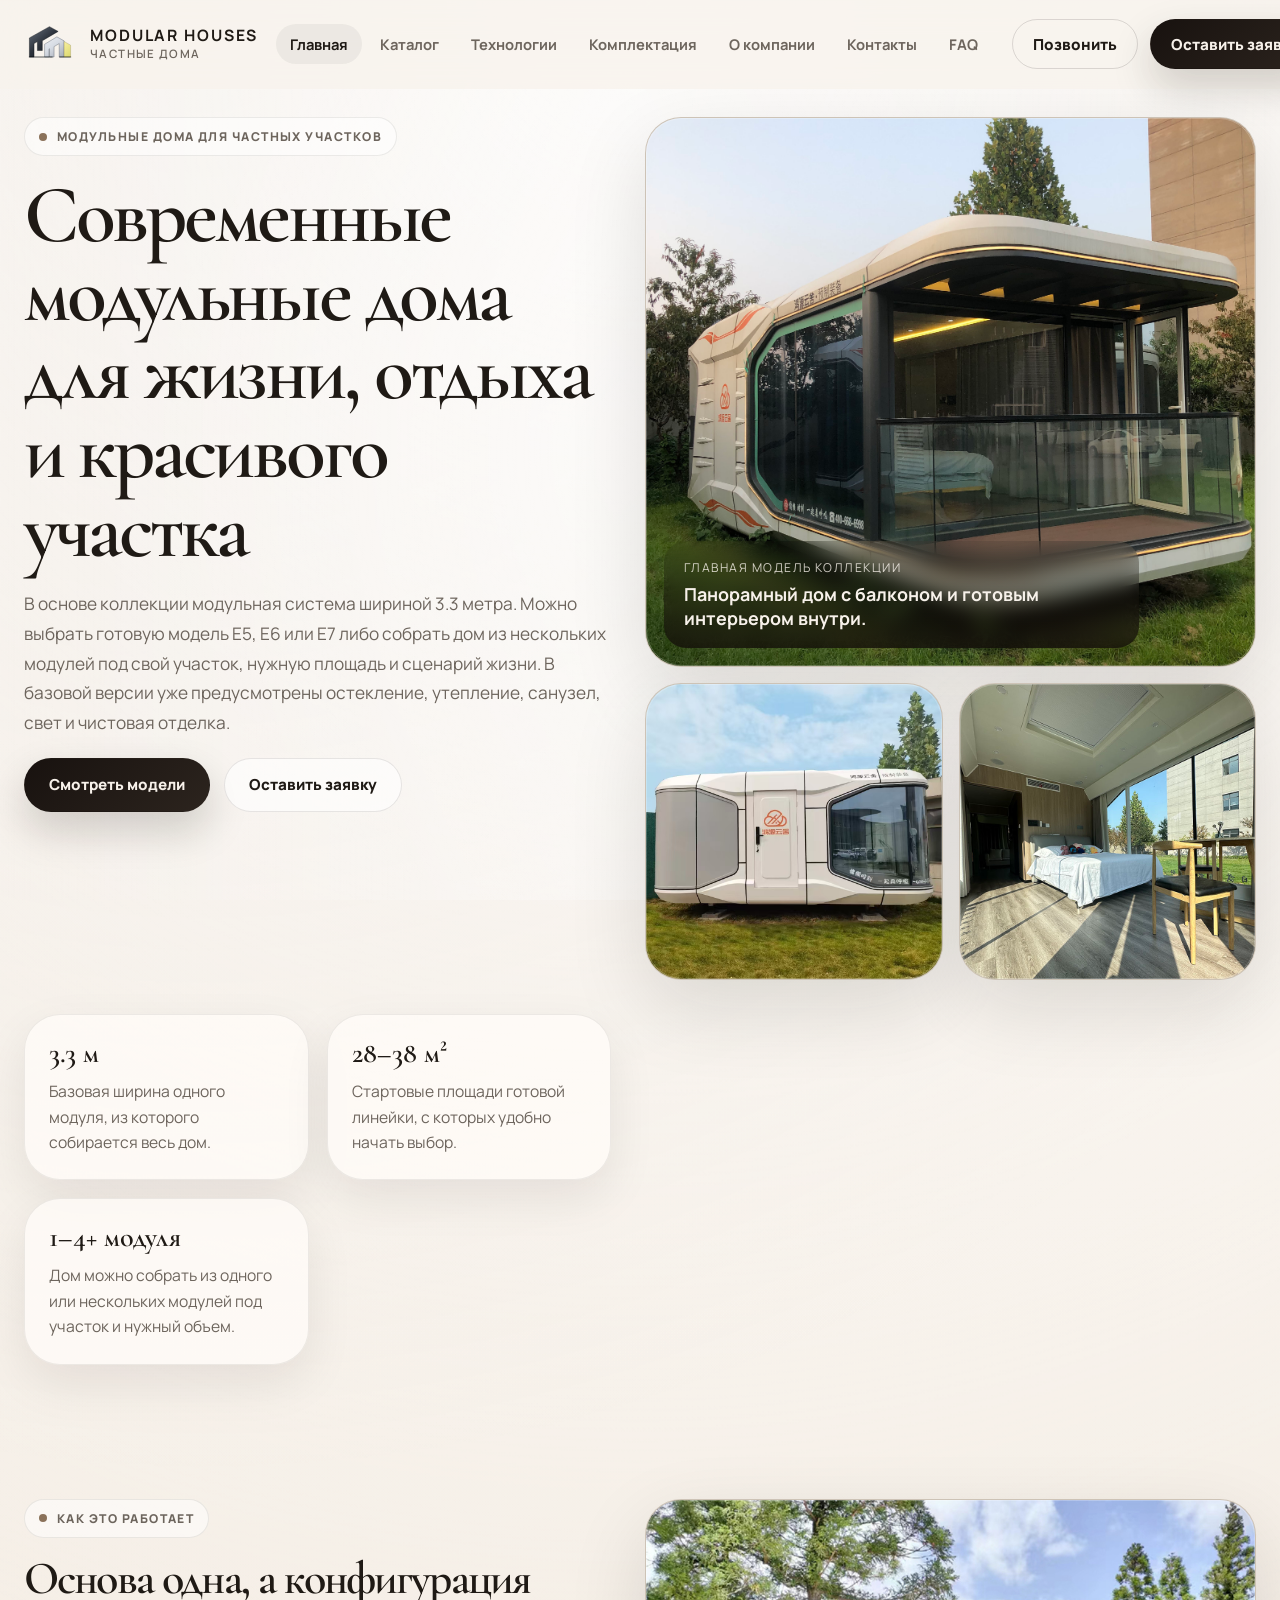
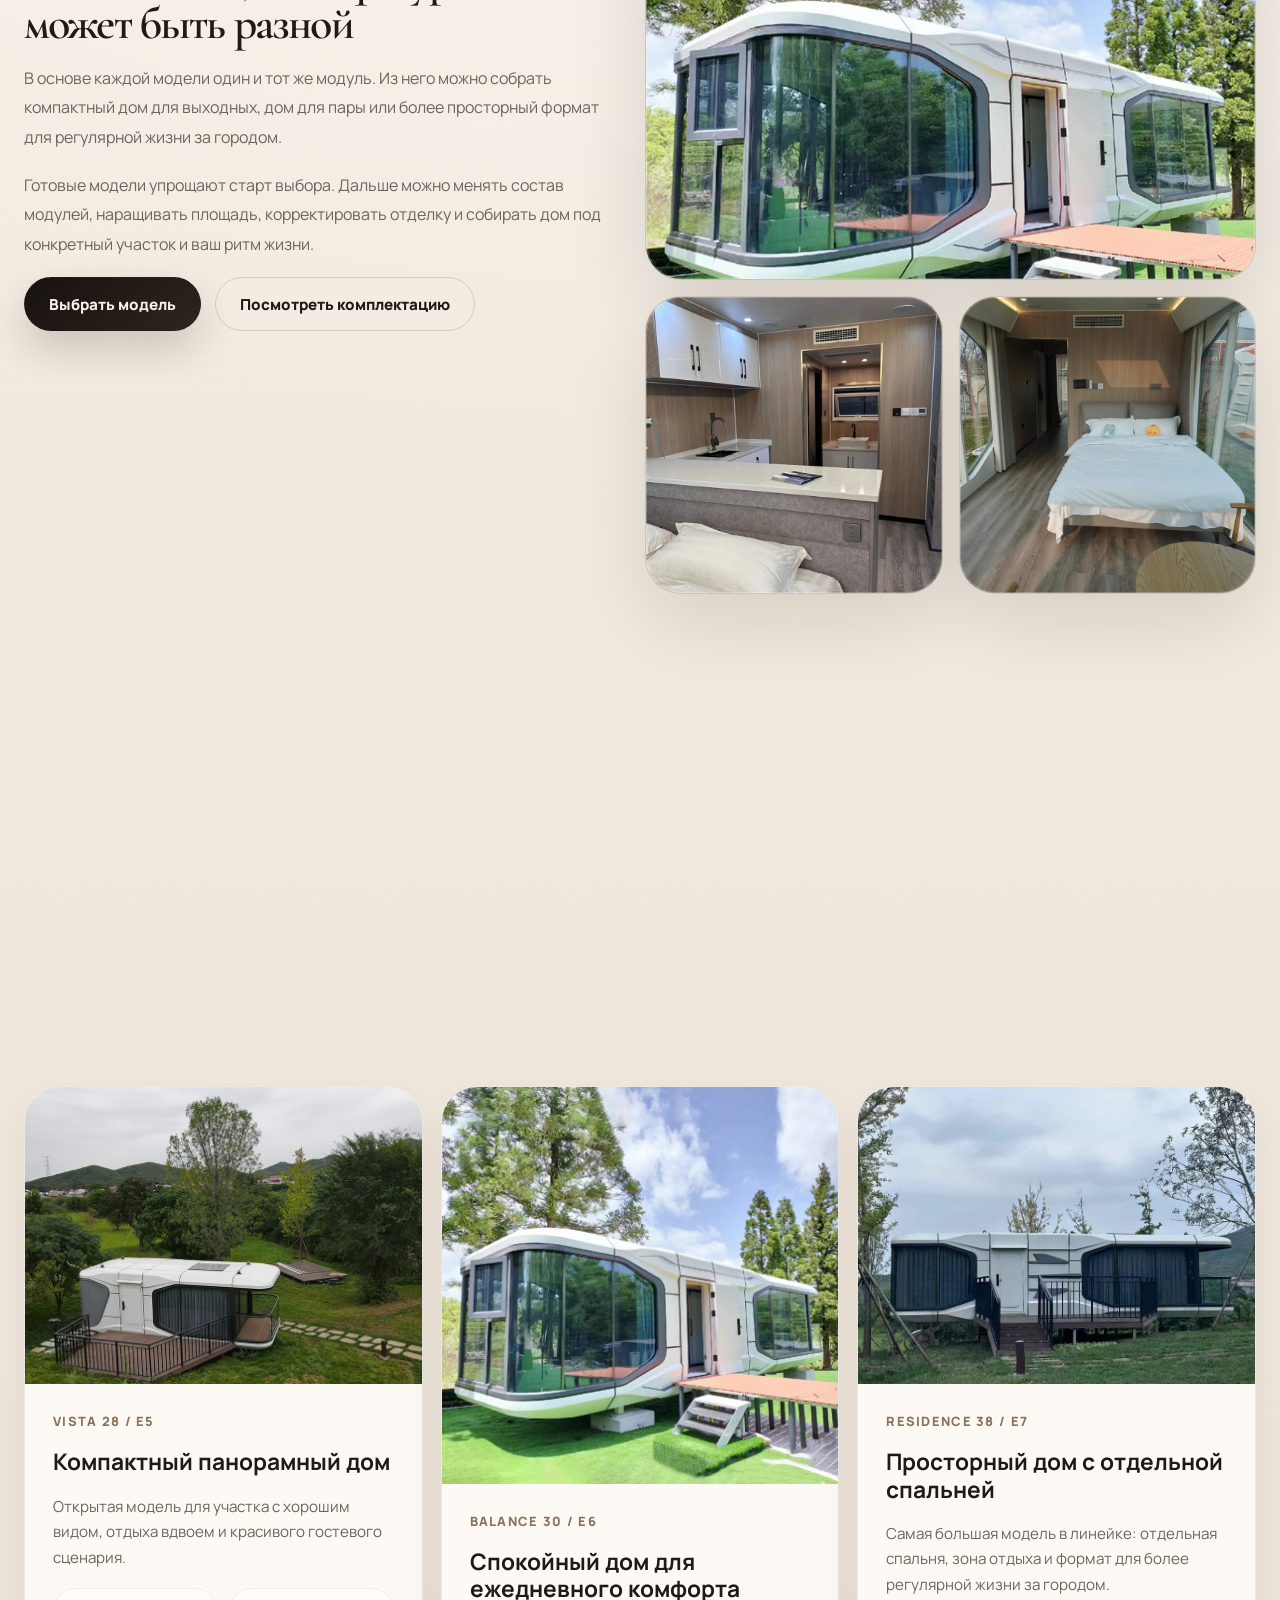
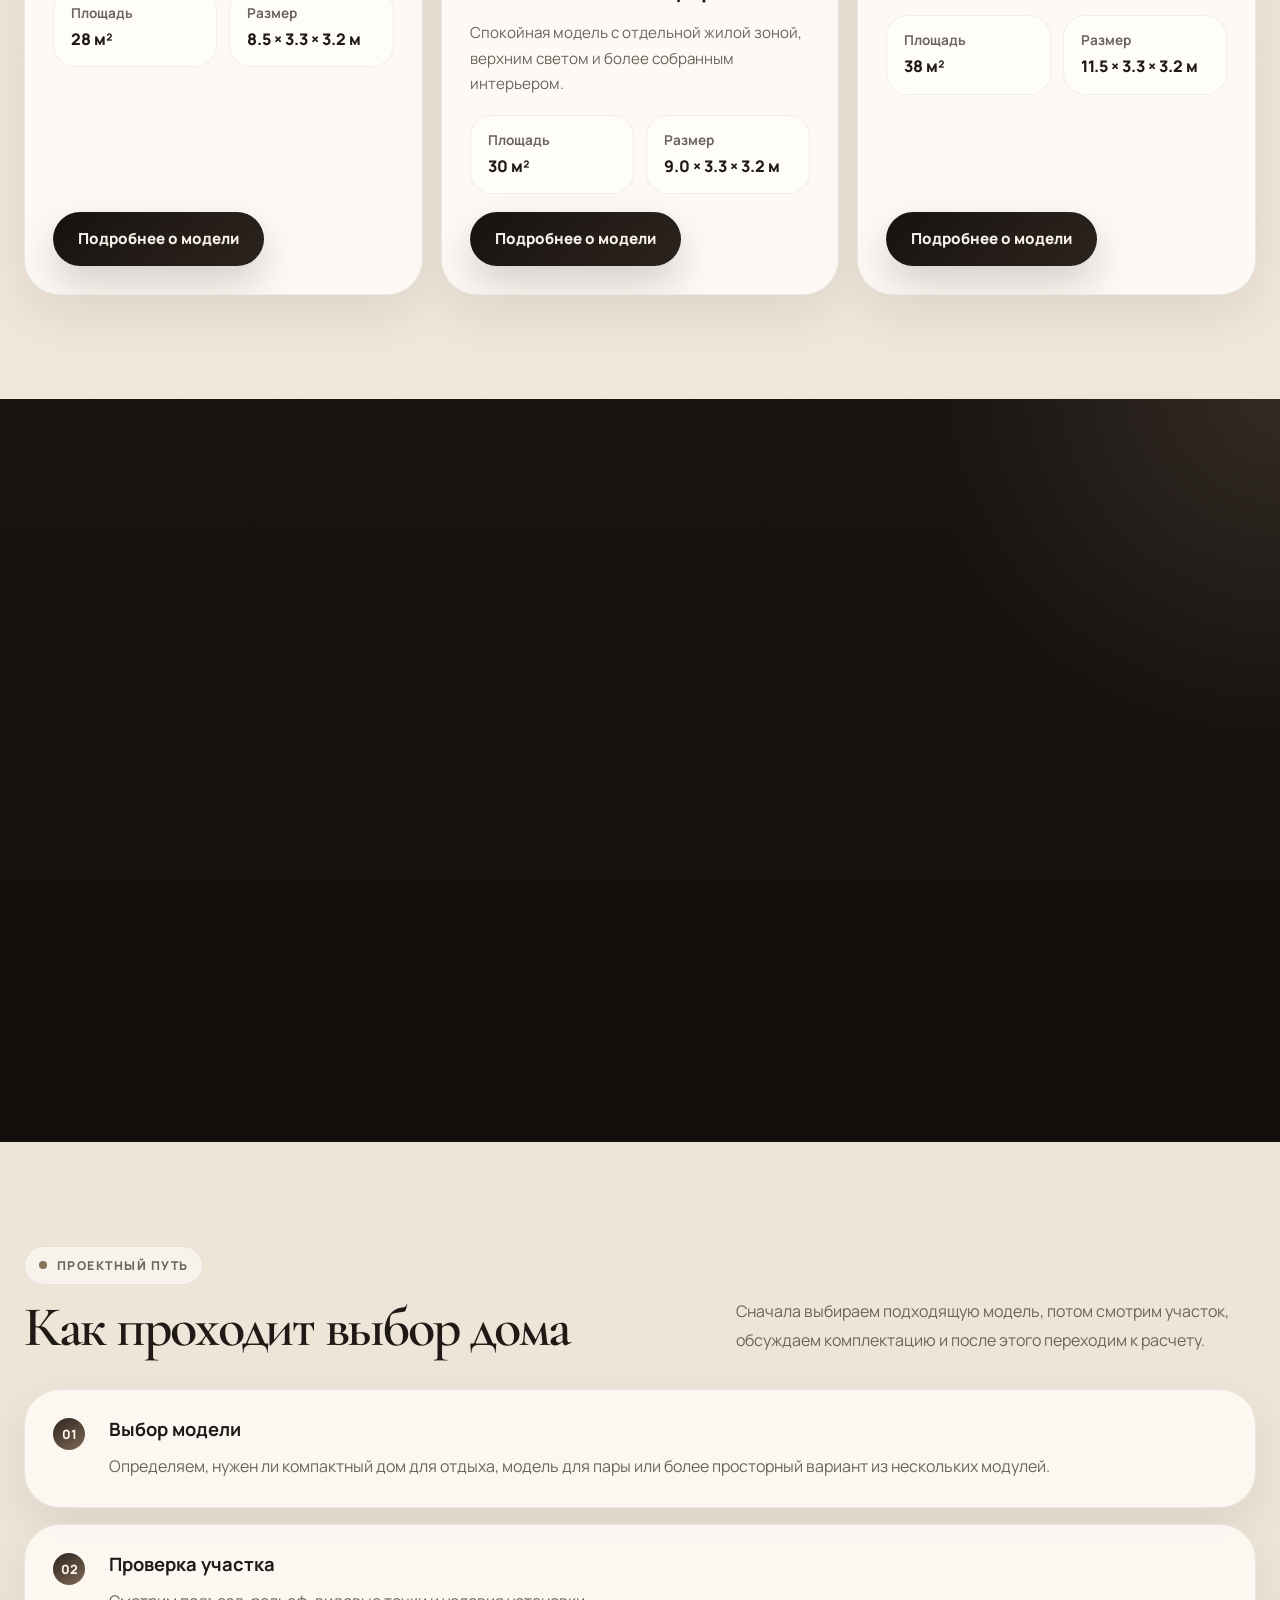
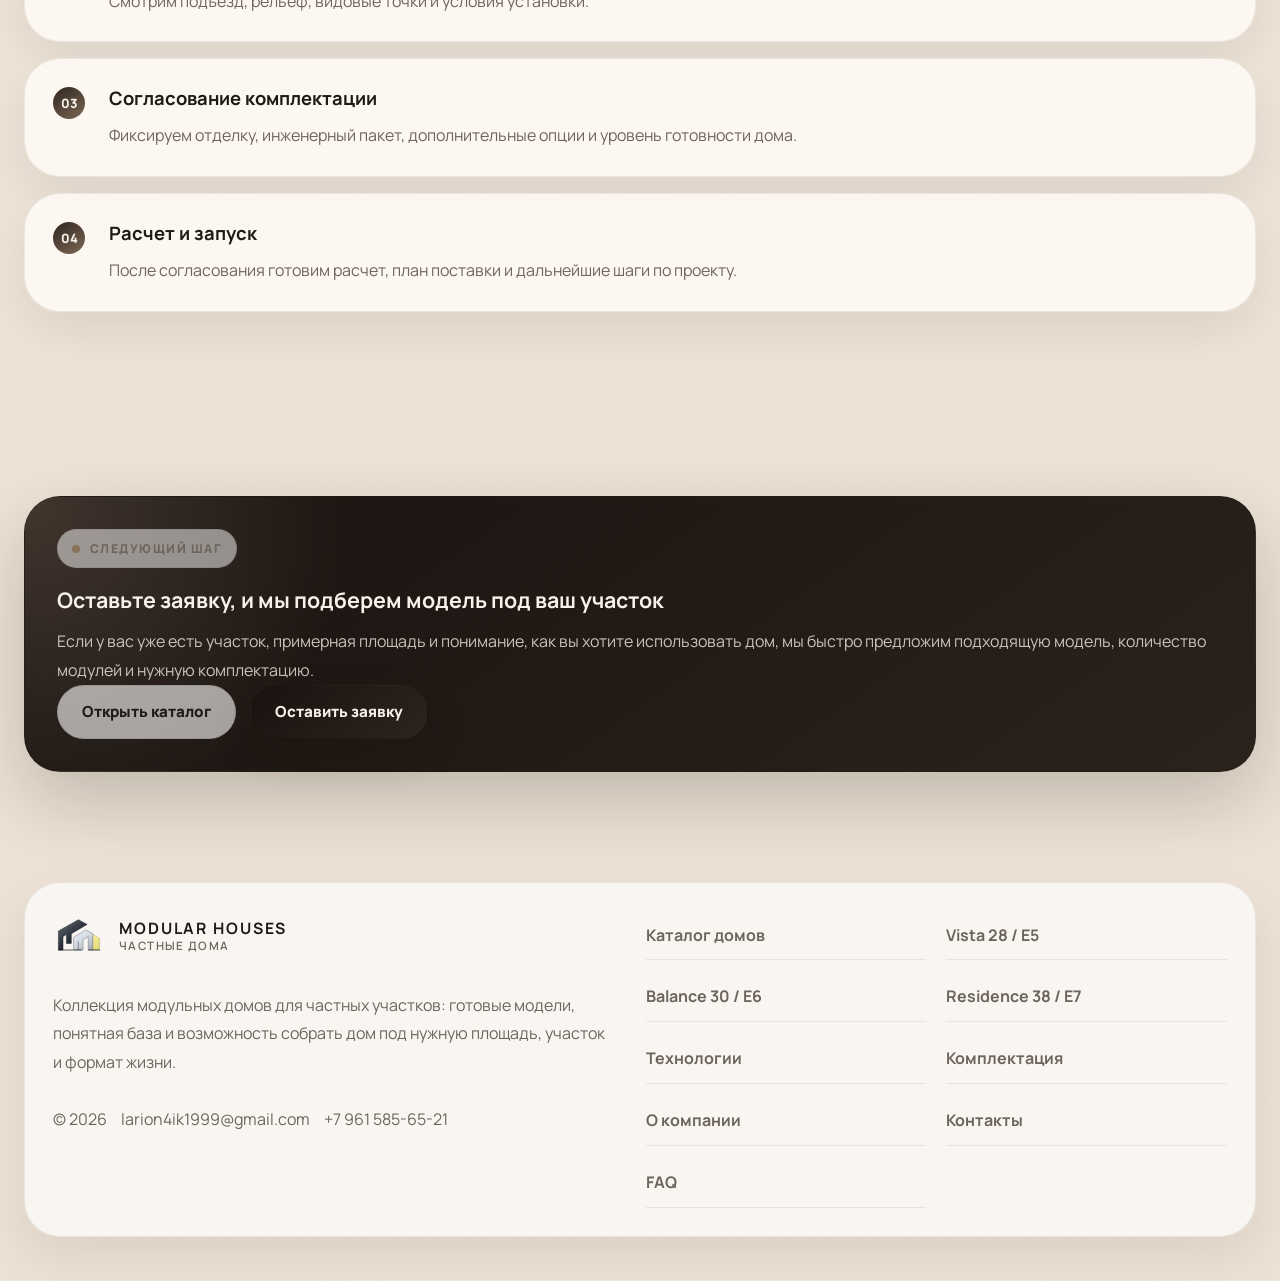
<file: index.html>
<!doctype html>
<html lang="ru">
  <head>
    <meta charset="UTF-8" />
    <meta name="viewport" content="width=device-width, initial-scale=1.0" />
    <meta
      name="description"
      content="Modular Houses — модульные дома для частных участков. Готовые модели E5, E6 и E7, система шириной 3.3 метра и возможность собрать дом из одного или нескольких модулей."
    />
    <title>Modular Houses — Премиальные капсульные модульные дома</title>
    <link rel="icon" href="./assets/favicon.svg" type="image/svg+xml" />
    <link rel="stylesheet" href="./styles.css" />
    <script src="./main.js" defer></script>
  </head>
  <body>
    <div class="site-shell">
      <header class="site-header">
        <div class="container header-inner">
          <a class="brand" href="./index.html" aria-label="Modular Houses">
            <span class="brand-mark">MH</span>
            <span class="brand-copy">
              <strong>Modular Houses</strong>
              <span>Частные дома</span>
            </span>
          </a>

          <button class="menu-toggle" type="button" aria-expanded="false" aria-label="Открыть меню">
            <span></span>
          </button>

          <div class="nav-wrap">
            <nav class="site-nav" aria-label="Основная навигация">
              <a class="is-active" href="./index.html">Главная</a>
              <a href="./catalog.html">Каталог</a>
              <a href="./technologies.html">Технологии</a>
              <a href="./complectation.html">Комплектация</a>
              <a href="./about.html">О компании</a>
              <a href="./contacts.html">Контакты</a>
              <a href="./faq.html">FAQ</a>
            </nav>

            <div class="header-actions">
              <button class="btn btn--line" type="button" data-copy-phone="+7 961 585-65-21">Позвонить</button>
              <a class="btn btn--dark" href="./contacts.html">Оставить заявку</a>
            </div>
          </div>
        </div>
      </header>

      <main>
        <section class="page-hero page-hero--home">
          <div class="container hero-grid">
            <div class="hero-copy" data-reveal>
              <span class="eyebrow">Модульные дома для частных участков</span>
              <h1 class="display">Современные модульные дома для жизни, отдыха и красивого участка</h1>
              <p class="lead">
                В основе коллекции модульная система шириной 3.3 метра. Можно выбрать готовую модель E5, E6 или E7
                либо собрать дом из нескольких модулей под свой участок, нужную площадь и сценарий жизни. В базовой
                версии уже предусмотрены остекление, утепление, санузел, свет и чистовая отделка.
              </p>
              <div class="hero-actions">
                <a class="btn btn--dark" href="./catalog.html">Смотреть модели</a>
                <a class="btn btn--light" href="./contacts.html">Оставить заявку</a>
              </div>
            </div>

            <div class="hero-media" data-reveal>
              <figure class="image-frame image-frame--hero image-focus-center-low">
                <img
                  src="./assets/images/source-refresh/1757570307708-19.jpg"
                  alt="Модульный дом с балконом и панорамным остеклением"
                />
                <figcaption class="image-overlay">
                  <span>Главная модель коллекции</span>
                  <strong>Панорамный дом с балконом и готовым интерьером внутри.</strong>
                </figcaption>
              </figure>

              <div class="media-stack">
                <figure class="image-frame image-frame--mid">
                  <img src="./assets/images/source-refresh/1723605238424-20240814111315.jpg" alt="Боковой вид на модульный дом" />
                </figure>
                <figure class="image-frame image-frame--mid">
                  <img src="./assets/images/source-refresh/1726647369386-6.jpg" alt="Спальная зона внутри модульного дома" />
                </figure>
              </div>
            </div>

            <div class="stat-strip">
              <article class="stat-card" data-reveal>
                <strong>3.3 м</strong>
                <span>Базовая ширина одного модуля, из которого собирается весь дом.</span>
              </article>
              <article class="stat-card" data-reveal>
                <strong>28–38 м²</strong>
                <span>Стартовые площади готовой линейки, с которых удобно начать выбор.</span>
              </article>
              <article class="stat-card" data-reveal>
                <strong>1–4+ модуля</strong>
                <span>Дом можно собрать из одного или нескольких модулей под участок и нужный объем.</span>
              </article>
            </div>
          </div>
        </section>

        <section class="section section--tight">
          <div class="container editorial-grid">
            <div class="editorial-copy" data-reveal>
              <span class="eyebrow">Как это работает</span>
              <h2>Основа одна, а конфигурация может быть разной</h2>
              <p>
                В основе каждой модели один и тот же модуль. Из него можно собрать компактный дом для выходных, дом
                для пары или более просторный формат для регулярной жизни за городом.
              </p>
              <p>
                Готовые модели упрощают старт выбора. Дальше можно менять состав модулей, наращивать площадь,
                корректировать отделку и собирать дом под конкретный участок и ваш ритм жизни.
              </p>
              <div class="inline-actions">
                <a class="btn btn--dark" href="./catalog.html">Выбрать модель</a>
                <a class="btn btn--line" href="./complectation.html">Посмотреть комплектацию</a>
              </div>
            </div>

            <div class="photo-stack" data-reveal>
              <figure class="image-frame">
                <img src="./assets/images/1731392022726-11.jpg" alt="Модульный дом на участке среди деревьев" />
              </figure>
              <figure class="image-frame">
                <img src="./assets/images/source-refresh/1722925416451-e5-19.jpg" alt="Кухонная зона внутри модульного дома" />
              </figure>
              <figure class="image-frame">
                <img src="./assets/images/source-refresh/1723206489213-a-e7-02-4.jpg" alt="Светлая спальня с панорамным остеклением" />
              </figure>
            </div>
          </div>
        </section>

        <section class="section">
          <div class="container">
            <div class="section-head" data-reveal>
              <div>
                <span class="eyebrow">Коллекция</span>
                <h2 class="section-title">Три модели, с которых удобно начать выбор</h2>
              </div>
              <p class="section-intro">
                В первой линейке три готовых дома. У каждого свой характер, но любой можно взять за основу и
                расширить за счет нескольких модулей.
              </p>
            </div>

            <div class="product-grid">
              <article class="product-card" data-reveal>
                <div class="product-media">
                  <img src="./assets/images/source-refresh/1741331809474-999999.jpg" alt="Vista 28 / E5" />
                </div>
                <div class="product-body">
                  <span class="product-label">Vista 28 / E5</span>
                  <h3 class="product-title">Компактный панорамный дом</h3>
                  <p class="product-subtitle">
                    Открытая модель для участка с хорошим видом, отдыха вдвоем и красивого гостевого сценария.
                  </p>
                  <div class="product-meta">
                    <div>
                      <strong>Площадь</strong>
                      <span>28 м²</span>
                    </div>
                    <div>
                      <strong>Размер</strong>
                      <span>8.5 × 3.3 × 3.2 м</span>
                    </div>
                  </div>
                  <div class="inline-actions">
                    <a class="btn btn--dark" href="./model-base18.html">Подробнее о модели</a>
                  </div>
                </div>
              </article>

              <article class="product-card" data-reveal>
                <div class="product-media">
                  <img src="./assets/images/1731392022726-11.jpg" alt="Balance 30 / E6" />
                </div>
                <div class="product-body">
                  <span class="product-label">Balance 30 / E6</span>
                  <h3 class="product-title">Спокойный дом для ежедневного комфорта</h3>
                  <p class="product-subtitle">
                    Спокойная модель с отдельной жилой зоной, верхним светом и более собранным интерьером.
                  </p>
                  <div class="product-meta">
                    <div>
                      <strong>Площадь</strong>
                      <span>30 м²</span>
                    </div>
                    <div>
                      <strong>Размер</strong>
                      <span>9.0 × 3.3 × 3.2 м</span>
                    </div>
                  </div>
                  <div class="inline-actions">
                    <a class="btn btn--dark" href="./model-duo36.html">Подробнее о модели</a>
                  </div>
                </div>
              </article>

              <article class="product-card" data-reveal>
                <div class="product-media">
                  <img src="./assets/images/1741221072667-ea02fdfe8619896848ca5c309c2e159.jpg" alt="Residence 38 / E7" />
                </div>
                <div class="product-body">
                  <span class="product-label">Residence 38 / E7</span>
                  <h3 class="product-title">Просторный дом с отдельной спальней</h3>
                  <p class="product-subtitle">
                    Самая большая модель в линейке: отдельная спальня, зона отдыха и формат для более регулярной
                    жизни за городом.
                  </p>
                  <div class="product-meta">
                    <div>
                      <strong>Площадь</strong>
                      <span>38 м²</span>
                    </div>
                    <div>
                      <strong>Размер</strong>
                      <span>11.5 × 3.3 × 3.2 м</span>
                    </div>
                  </div>
                  <div class="inline-actions">
                    <a class="btn btn--dark" href="./model-family54.html">Подробнее о модели</a>
                  </div>
                </div>
              </article>
            </div>
          </div>
        </section>

        <section class="section section--dark">
          <div class="container">
            <div class="dark-panel" data-reveal>
              <h2>Выразительная архитектура подкреплена надежной конструкцией и готовой инженерией</h2>
              <p>
                В основе домов стальной каркас, утепление, энергосберегающее остекление, теплый пол, освещение,
                климатический пакет и готовый санузел. Дом выглядит эффектно, но при этом остается удобным в
                повседневной жизни.
              </p>

              <div class="dark-grid">
                <article class="dark-item">
                  <strong>Каркас и оболочка</strong>
                  <span>Стальной каркас и внешние панели для надежной работы дома.</span>
                </article>
                <article class="dark-item">
                  <strong>Тёплый контур</strong>
                  <span>Утепление и энергосберегающее остекление для комфортной температуры внутри.</span>
                </article>
                <article class="dark-item">
                  <strong>Комфорт внутри</strong>
                  <span>Теплый пол, кондиционирование, освещение и базовая отделка.</span>
                </article>
                <article class="dark-item">
                  <strong>Готовый санузел</strong>
                  <span>Душевая зона, сантехника, мебель и все базовые элементы уже предусмотрены.</span>
                </article>
              </div>
            </div>
          </div>
        </section>

        <section class="section">
          <div class="container">
            <div class="section-head" data-reveal>
              <div>
                <span class="eyebrow">Проектный путь</span>
                <h2 class="section-title">Как проходит выбор дома</h2>
              </div>
              <p class="section-intro">
                Сначала выбираем подходящую модель, потом смотрим участок, обсуждаем комплектацию и после этого
                переходим к расчету.
              </p>
            </div>

            <div class="timeline">
              <article class="timeline-item" data-step="01" data-reveal>
                <h3>Выбор модели</h3>
                <p>Определяем, нужен ли компактный дом для отдыха, модель для пары или более просторный вариант из нескольких модулей.</p>
              </article>
              <article class="timeline-item" data-step="02" data-reveal>
                <h3>Проверка участка</h3>
                <p>Смотрим подъезд, рельеф, видовые точки и условия установки.</p>
              </article>
              <article class="timeline-item" data-step="03" data-reveal>
                <h3>Согласование комплектации</h3>
                <p>Фиксируем отделку, инженерный пакет, дополнительные опции и уровень готовности дома.</p>
              </article>
              <article class="timeline-item" data-step="04" data-reveal>
                <h3>Расчет и запуск</h3>
                <p>После согласования готовим расчет, план поставки и дальнейшие шаги по проекту.</p>
              </article>
            </div>
          </div>
        </section>

        <section class="section section--tight">
          <div class="container">
            <div class="cta-panel" data-reveal>
              <span class="eyebrow">Следующий шаг</span>
              <h3>Оставьте заявку, и мы подберем модель под ваш участок</h3>
              <p>
                Если у вас уже есть участок, примерная площадь и понимание, как вы хотите использовать дом, мы быстро
                предложим подходящую модель, количество модулей и нужную комплектацию.
              </p>
              <div class="hero-actions">
                <a class="btn btn--light" href="./catalog.html">Открыть каталог</a>
                <a class="btn btn--dark" href="./contacts.html">Оставить заявку</a>
              </div>
            </div>
          </div>
        </section>
      </main>

      <footer class="site-footer">
        <div class="container footer-grid">
          <div class="footer-copy">
            <a class="brand" href="./index.html">
              <span class="brand-mark">MH</span>
              <span class="brand-copy">
                <strong>Modular Houses</strong>
                <span>Частные дома</span>
              </span>
            </a>
            <p>
              Коллекция модульных домов для частных участков: готовые модели, понятная база и возможность собрать дом
              под нужную площадь, участок и формат жизни.
            </p>
            <div class="footer-meta">
              <span>© <span data-current-year></span></span>
              <span><a href="mailto:larion4ik1999@gmail.com">larion4ik1999@gmail.com</a></span>
              <span><a href="tel:+79615856521">+7 961 585-65-21</a></span>
            </div>
          </div>

          <div class="footer-links">
            <a href="./catalog.html">Каталог домов</a>
            <a href="./model-base18.html">Vista 28 / E5</a>
            <a href="./model-duo36.html">Balance 30 / E6</a>
            <a href="./model-family54.html">Residence 38 / E7</a>
            <a href="./technologies.html">Технологии</a>
            <a href="./complectation.html">Комплектация</a>
            <a href="./about.html">О компании</a>
            <a href="./contacts.html">Контакты</a>
            <a href="./faq.html">FAQ</a>
          </div>
        </div>
      </footer>
    </div>
  </body>
</html>
</file>
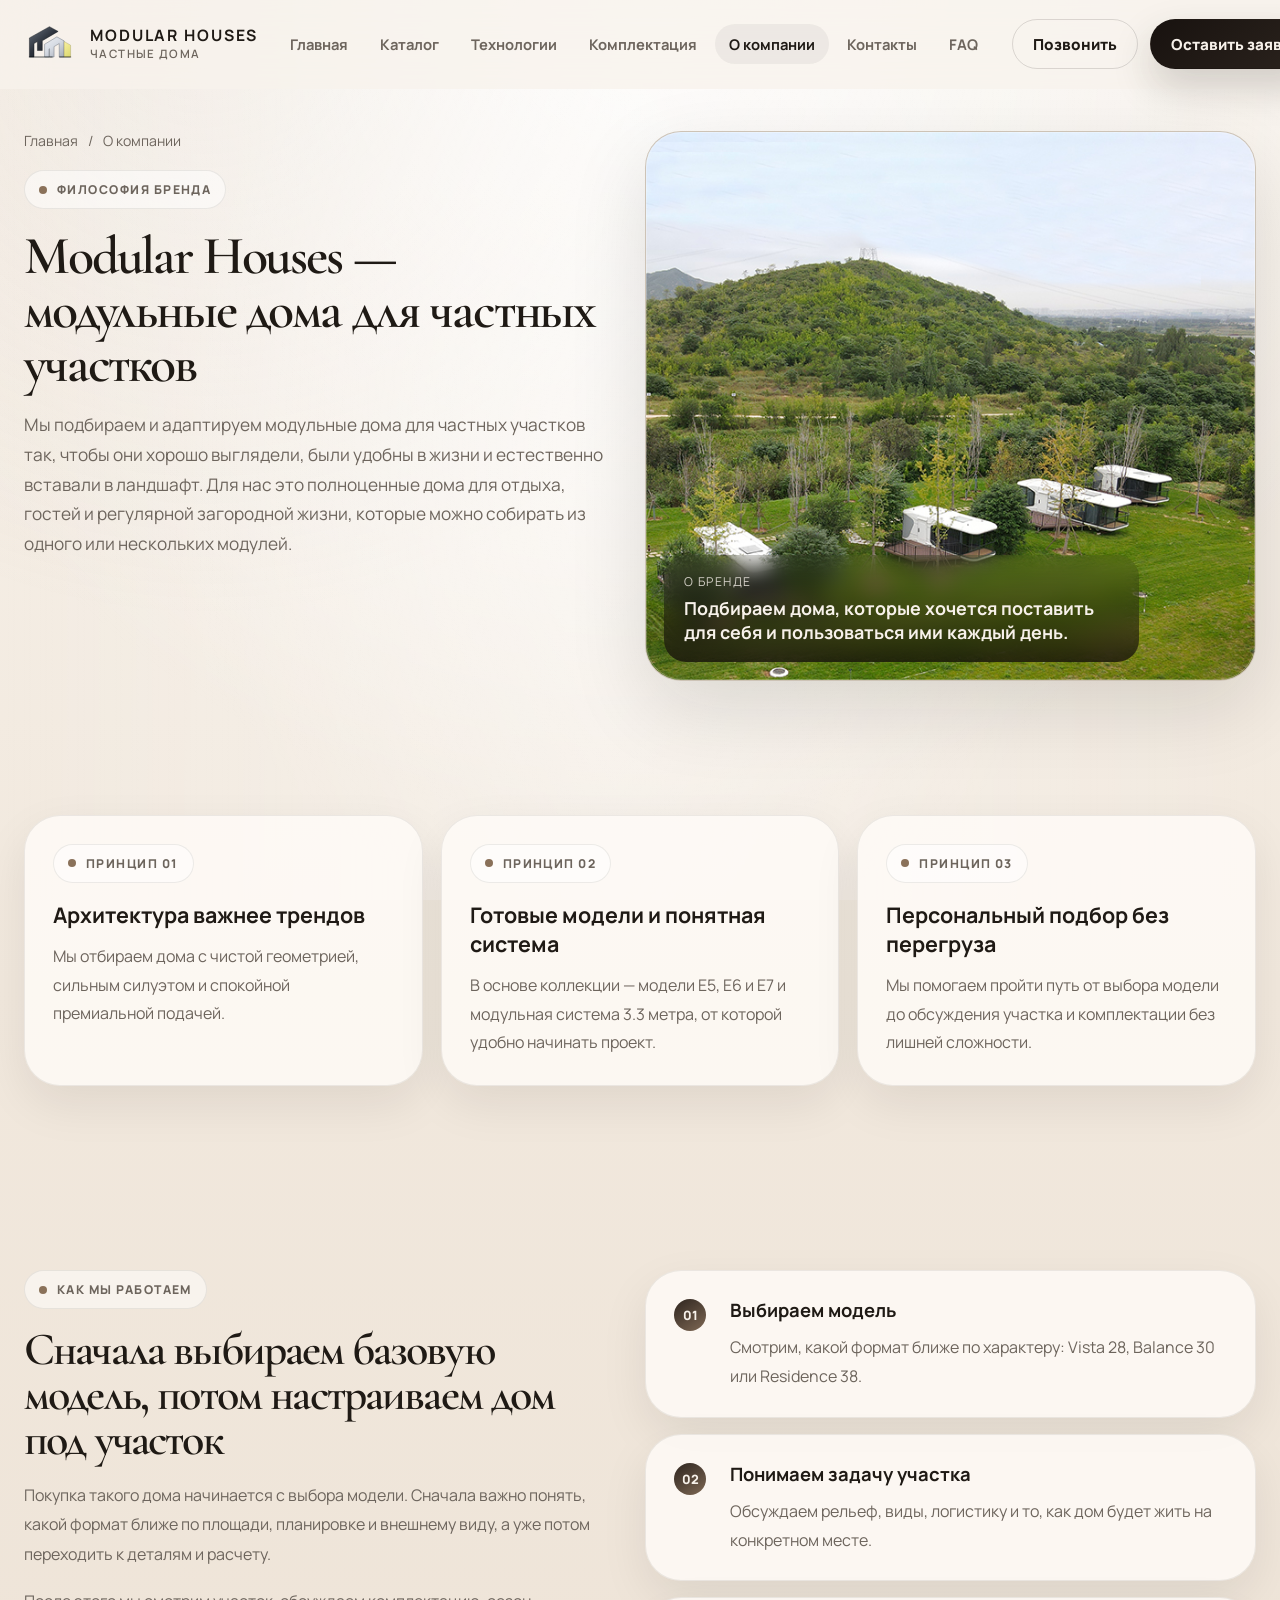
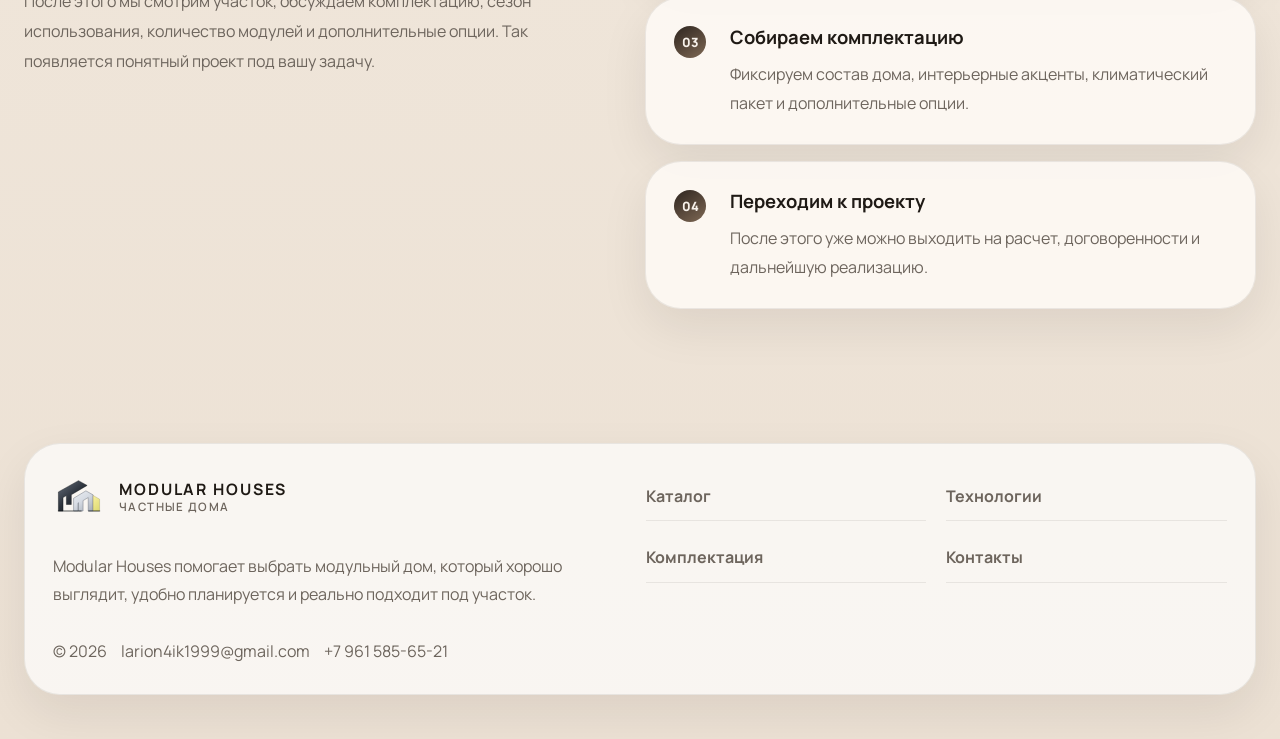
<file: about.html>
<!doctype html>
<html lang="ru">
  <head>
    <meta charset="UTF-8" />
    <meta name="viewport" content="width=device-width, initial-scale=1.0" />
    <meta
      name="description"
      content="О компании Modular Houses: философия бренда, коллекция модульных домов и подход к подбору частных решений для загородной жизни."
    />
    <title>О компании — Modular Houses</title>
    <link rel="icon" href="./assets/favicon.svg" type="image/svg+xml" />
    <link rel="stylesheet" href="./styles.css" />
    <script src="./main.js" defer></script>
  </head>
  <body>
    <div class="site-shell">
      <header class="site-header">
        <div class="container header-inner">
          <a class="brand" href="./index.html" aria-label="Modular Houses">
            <span class="brand-mark">MH</span>
            <span class="brand-copy">
              <strong>Modular Houses</strong>
              <span>Частные дома</span>
            </span>
          </a>
          <button class="menu-toggle" type="button" aria-expanded="false" aria-label="Открыть меню">
            <span></span>
          </button>
          <div class="nav-wrap">
            <nav class="site-nav">
              <a href="./index.html">Главная</a>
              <a href="./catalog.html">Каталог</a>
              <a href="./technologies.html">Технологии</a>
              <a href="./complectation.html">Комплектация</a>
              <a class="is-active" href="./about.html">О компании</a>
              <a href="./contacts.html">Контакты</a>
              <a href="./faq.html">FAQ</a>
            </nav>
            <div class="header-actions">
              <button class="btn btn--line" type="button" data-copy-phone="+7 961 585-65-21">Позвонить</button>
              <a class="btn btn--dark" href="./contacts.html">Оставить заявку</a>
            </div>
          </div>
        </div>
      </header>

      <main>
        <section class="page-hero">
          <div class="container hero-grid">
            <div class="hero-copy" data-reveal>
              <div class="breadcrumbs">
                <span><a href="./index.html">Главная</a></span>
                <span>О компании</span>
              </div>
              <span class="eyebrow">Философия бренда</span>
              <h1 class="page-title">Modular Houses — модульные дома для частных участков</h1>
              <p class="lead">
                Мы подбираем и адаптируем модульные дома для частных участков так, чтобы они хорошо выглядели, были
                удобны в жизни и естественно вставали в ландшафт. Для нас это полноценные дома для отдыха, гостей и
                регулярной загородной жизни, которые можно собирать из одного или нескольких модулей.
              </p>
            </div>

            <figure class="image-frame image-frame--hero image-focus-lower" data-reveal>
              <img src="./assets/images/source-refresh/1741329861036-8.jpg" alt="Несколько модульных домов на участке" />
              <figcaption class="image-overlay">
                <span>О бренде</span>
                <strong>Подбираем дома, которые хочется поставить для себя и пользоваться ими каждый день.</strong>
              </figcaption>
            </figure>
          </div>
        </section>

        <section class="section section--tight">
          <div class="container story-grid">
            <article class="story-card" data-reveal>
              <span class="eyebrow">Принцип 01</span>
              <h3>Архитектура важнее трендов</h3>
              <p>Мы отбираем дома с чистой геометрией, сильным силуэтом и спокойной премиальной подачей.</p>
            </article>
            <article class="story-card" data-reveal>
              <span class="eyebrow">Принцип 02</span>
              <h3>Готовые модели и понятная система</h3>
              <p>В основе коллекции — модели E5, E6 и E7 и модульная система 3.3 метра, от которой удобно начинать проект.</p>
            </article>
            <article class="story-card" data-reveal>
              <span class="eyebrow">Принцип 03</span>
              <h3>Персональный подбор без перегруза</h3>
              <p>Мы помогаем пройти путь от выбора модели до обсуждения участка и комплектации без лишней сложности.</p>
            </article>
          </div>
        </section>

        <section class="section">
          <div class="container editorial-grid">
            <div class="editorial-copy" data-reveal>
              <span class="eyebrow">Как мы работаем</span>
              <h2>Сначала выбираем базовую модель, потом настраиваем дом под участок</h2>
              <p>
                Покупка такого дома начинается с выбора модели. Сначала важно понять, какой формат ближе по площади,
                планировке и внешнему виду, а уже потом переходить к деталям и расчету.
              </p>
              <p>
                После этого мы смотрим участок, обсуждаем комплектацию, сезон использования, количество модулей и
                дополнительные опции. Так появляется понятный проект под вашу задачу.
              </p>
            </div>

            <div class="timeline">
              <article class="timeline-item" data-step="01" data-reveal>
                <h3>Выбираем модель</h3>
                <p>Смотрим, какой формат ближе по характеру: Vista 28, Balance 30 или Residence 38.</p>
              </article>
              <article class="timeline-item" data-step="02" data-reveal>
                <h3>Понимаем задачу участка</h3>
                <p>Обсуждаем рельеф, виды, логистику и то, как дом будет жить на конкретном месте.</p>
              </article>
              <article class="timeline-item" data-step="03" data-reveal>
                <h3>Собираем комплектацию</h3>
                <p>Фиксируем состав дома, интерьерные акценты, климатический пакет и дополнительные опции.</p>
              </article>
              <article class="timeline-item" data-step="04" data-reveal>
                <h3>Переходим к проекту</h3>
                <p>После этого уже можно выходить на расчет, договоренности и дальнейшую реализацию.</p>
              </article>
            </div>
          </div>
        </section>
      </main>

      <footer class="site-footer">
        <div class="container footer-grid">
          <div class="footer-copy">
            <a class="brand" href="./index.html">
              <span class="brand-mark">MH</span>
              <span class="brand-copy">
                <strong>Modular Houses</strong>
                <span>Частные дома</span>
              </span>
            </a>
            <p>Modular Houses помогает выбрать модульный дом, который хорошо выглядит, удобно планируется и реально подходит под участок.</p>
            <div class="footer-meta">
              <span>© <span data-current-year></span></span>
              <span><a href="mailto:larion4ik1999@gmail.com">larion4ik1999@gmail.com</a></span>
              <span><a href="tel:+79615856521">+7 961 585-65-21</a></span>
            </div>
          </div>

          <div class="footer-links">
            <a href="./catalog.html">Каталог</a>
            <a href="./technologies.html">Технологии</a>
            <a href="./complectation.html">Комплектация</a>
            <a href="./contacts.html">Контакты</a>
          </div>
        </div>
      </footer>
    </div>
  </body>
</html>
</file>
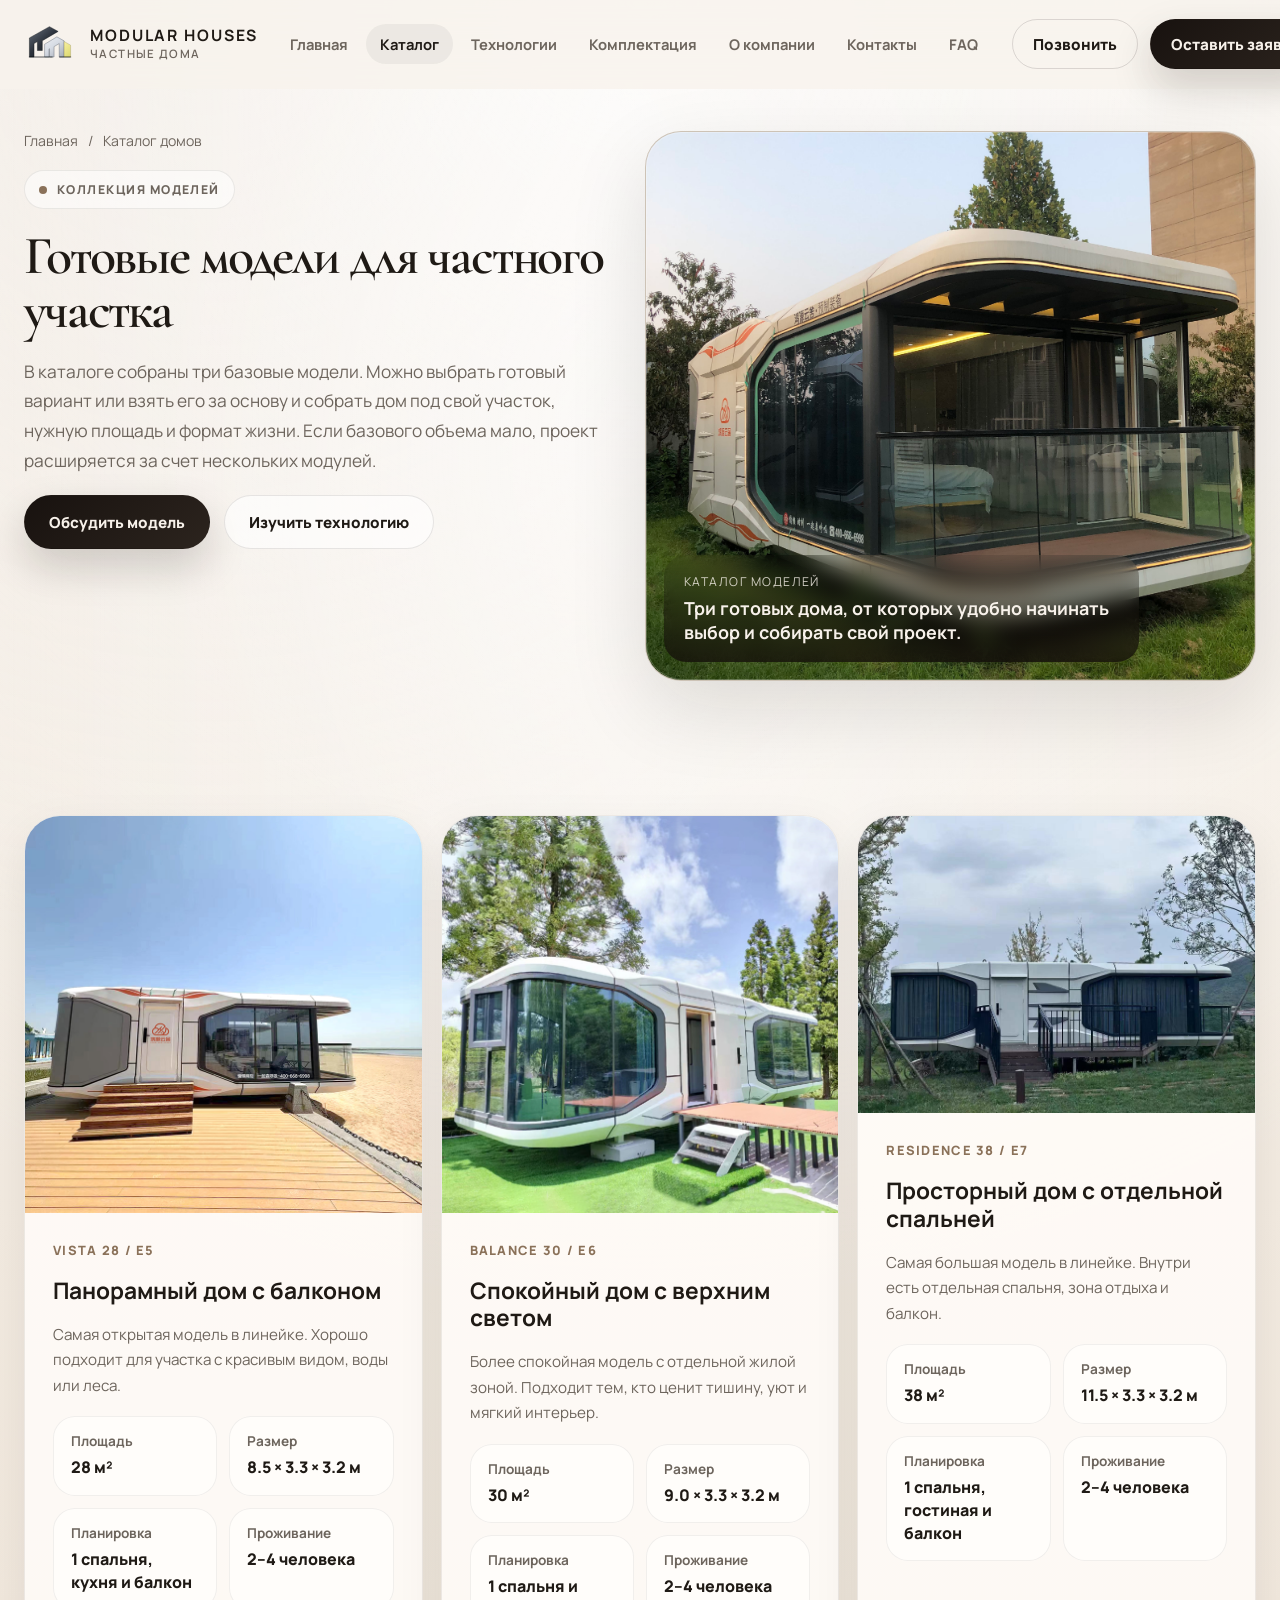
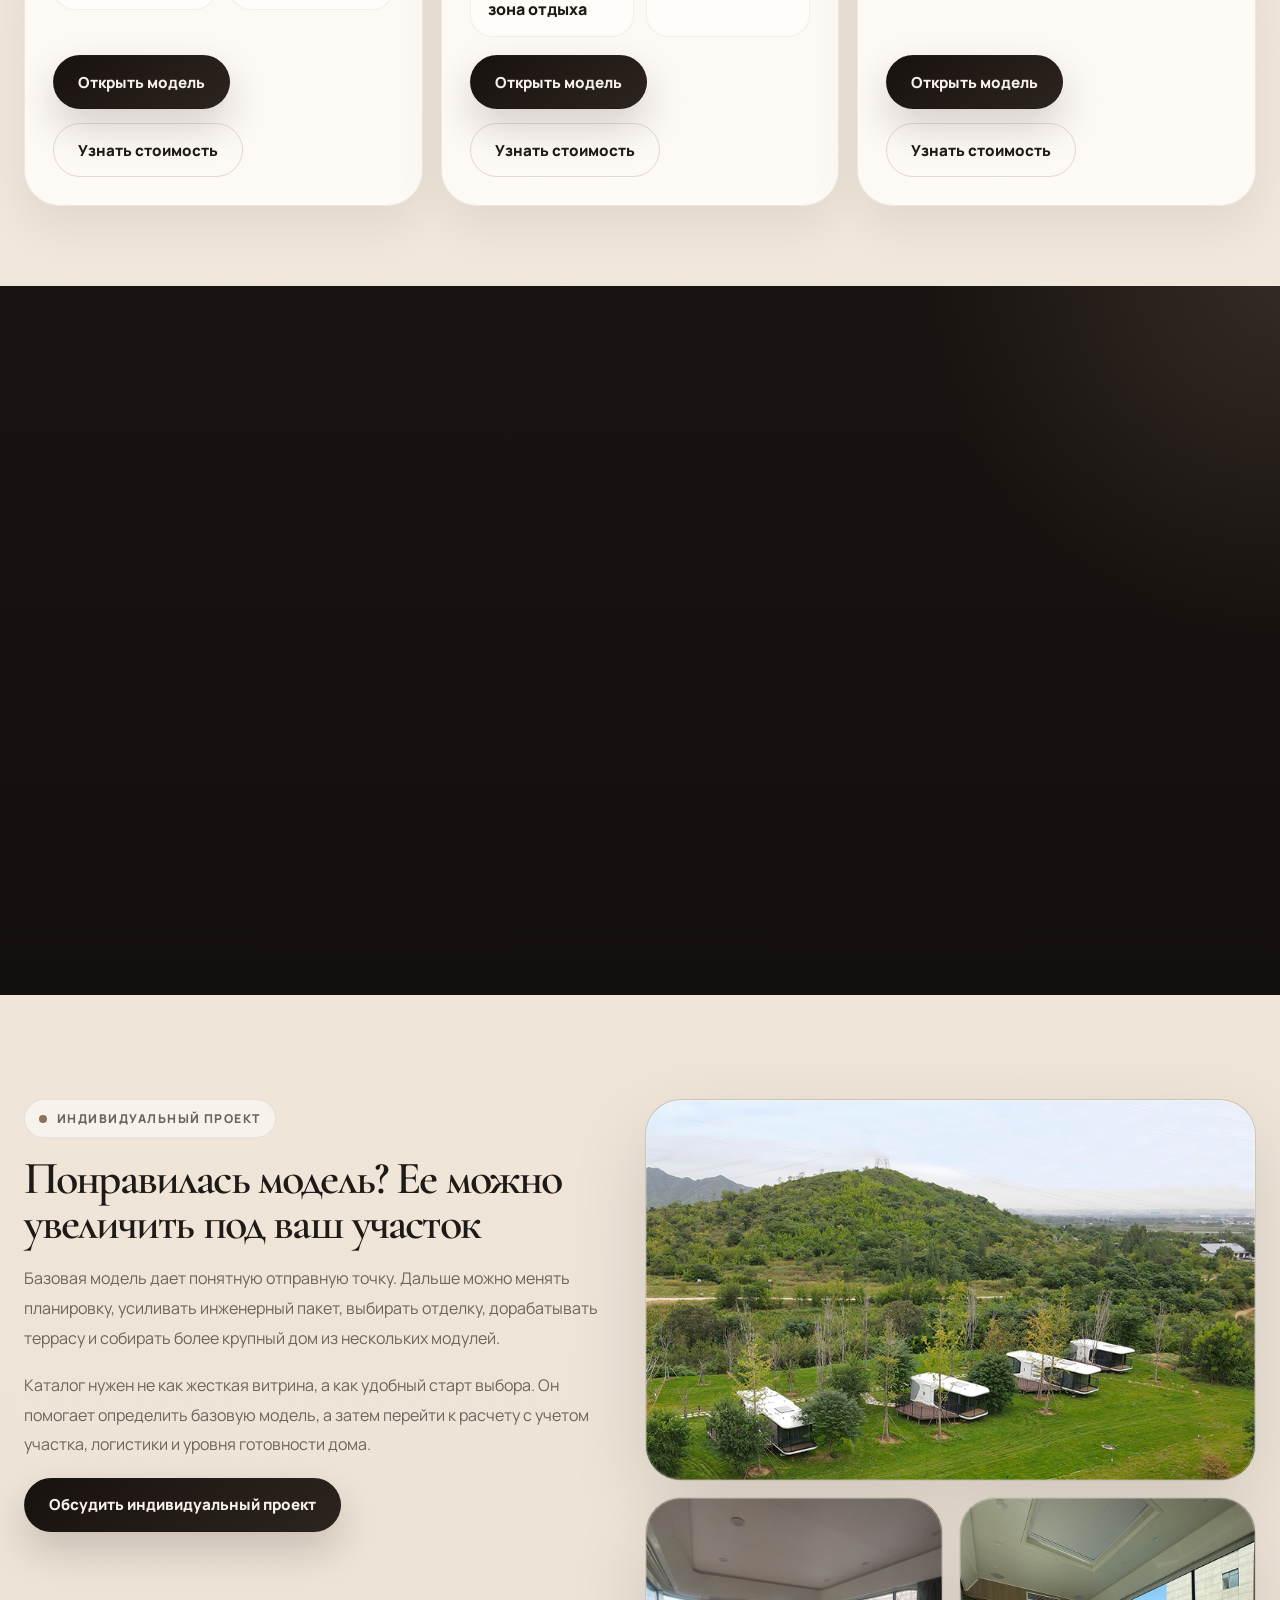
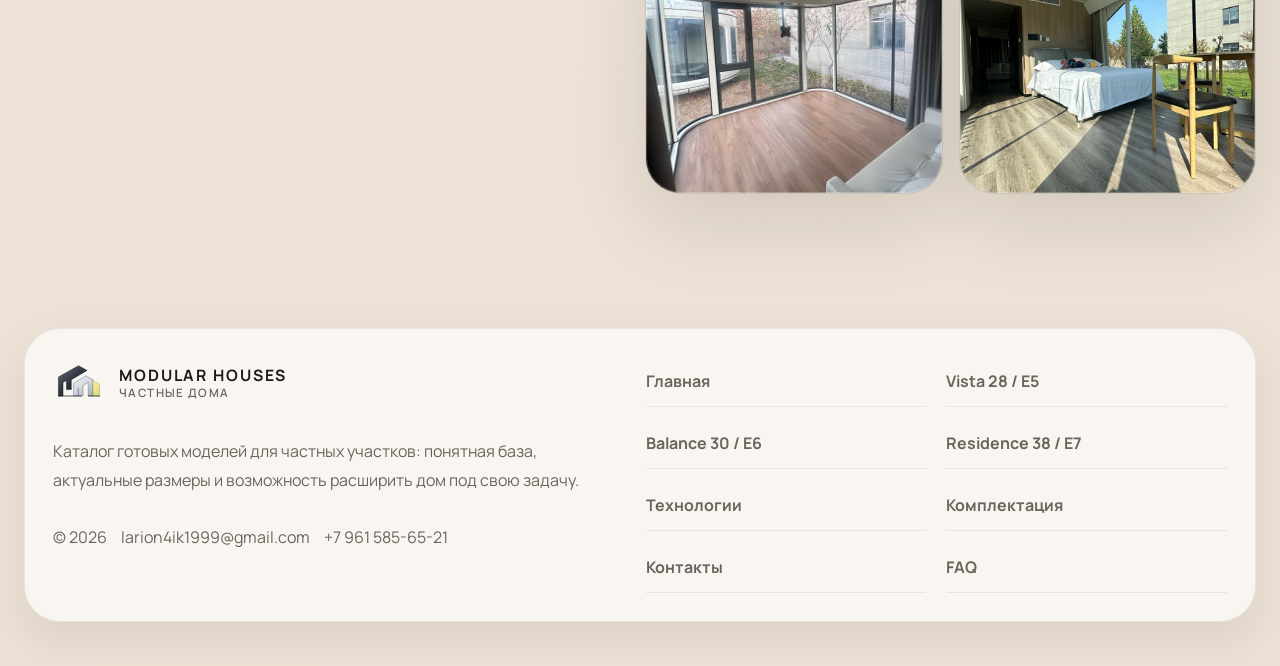
<file: catalog.html>
<!doctype html>
<html lang="ru">
  <head>
    <meta charset="UTF-8" />
    <meta name="viewport" content="width=device-width, initial-scale=1.0" />
    <meta
      name="description"
      content="Каталог Modular Houses: Vista 28 / E5, Balance 30 / E6 и Residence 38 / E7. Готовые модели, понятные размеры и премиальные дома для частных участков."
    />
    <title>Каталог домов — Modular Houses</title>
    <link rel="icon" href="./assets/favicon.svg" type="image/svg+xml" />
    <link rel="stylesheet" href="./styles.css" />
    <script src="./main.js" defer></script>
  </head>
  <body>
    <div class="site-shell">
      <header class="site-header">
        <div class="container header-inner">
          <a class="brand" href="./index.html" aria-label="Modular Houses">
            <span class="brand-mark">MH</span>
            <span class="brand-copy">
              <strong>Modular Houses</strong>
              <span>Частные дома</span>
            </span>
          </a>

          <button class="menu-toggle" type="button" aria-expanded="false" aria-label="Открыть меню">
            <span></span>
          </button>

          <div class="nav-wrap">
            <nav class="site-nav" aria-label="Основная навигация">
              <a href="./index.html">Главная</a>
              <a class="is-active" href="./catalog.html">Каталог</a>
              <a href="./technologies.html">Технологии</a>
              <a href="./complectation.html">Комплектация</a>
              <a href="./about.html">О компании</a>
              <a href="./contacts.html">Контакты</a>
              <a href="./faq.html">FAQ</a>
            </nav>

            <div class="header-actions">
              <button class="btn btn--line" type="button" data-copy-phone="+7 961 585-65-21">Позвонить</button>
              <a class="btn btn--dark" href="./contacts.html">Оставить заявку</a>
            </div>
          </div>
        </div>
      </header>

      <main>
        <section class="page-hero">
          <div class="container hero-grid">
            <div class="hero-copy" data-reveal>
              <div class="breadcrumbs">
                <span><a href="./index.html">Главная</a></span>
                <span>Каталог домов</span>
              </div>
              <span class="eyebrow">Коллекция моделей</span>
              <h1 class="page-title">Готовые модели для частного участка</h1>
              <p class="lead">
                В каталоге собраны три базовые модели. Можно выбрать готовый вариант или взять его за основу и собрать
                дом под свой участок, нужную площадь и формат жизни. Если базового объема мало, проект расширяется за
                счет нескольких модулей.
              </p>
              <div class="hero-actions">
                <a class="btn btn--dark" href="./contacts.html">Обсудить модель</a>
                <a class="btn btn--light" href="./technologies.html">Изучить технологию</a>
              </div>
            </div>

            <figure class="image-frame image-frame--hero image-focus-center-low" data-reveal>
              <img src="./assets/images/source-refresh/1757570307708-19.jpg" alt="Модульный дом с балконом" />
              <figcaption class="image-overlay">
                <span>Каталог моделей</span>
                <strong>Три готовых дома, от которых удобно начинать выбор и собирать свой проект.</strong>
              </figcaption>
            </figure>
          </div>
        </section>

        <section class="section section--tight">
          <div class="container">
            <div class="product-grid">
              <article class="product-card" data-reveal>
                <div class="product-media">
                  <img src="./assets/images/1741331554037-858588.jpg" alt="Vista 28 / E5" />
                </div>
                <div class="product-body">
                  <span class="product-label">Vista 28 / E5</span>
                  <h2 class="product-title">Панорамный дом с балконом</h2>
                  <p class="product-subtitle">
                    Самая открытая модель в линейке. Хорошо подходит для участка с красивым видом, воды или леса.
                  </p>
                  <div class="product-meta">
                    <div>
                      <strong>Площадь</strong>
                      <span>28 м²</span>
                    </div>
                    <div>
                      <strong>Размер</strong>
                      <span>8.5 × 3.3 × 3.2 м</span>
                    </div>
                    <div>
                      <strong>Планировка</strong>
                      <span>1 спальня, кухня и балкон</span>
                    </div>
                    <div>
                      <strong>Проживание</strong>
                      <span>2–4 человека</span>
                    </div>
                  </div>
                  <div class="inline-actions">
                    <a class="btn btn--dark" href="./model-base18.html">Открыть модель</a>
                    <a class="btn btn--line" href="./contacts.html">Узнать стоимость</a>
                  </div>
                </div>
              </article>

              <article class="product-card" data-reveal>
                <div class="product-media">
                  <img src="./assets/images/1731392022726-11.jpg" alt="Balance 30 / E6" />
                </div>
                <div class="product-body">
                  <span class="product-label">Balance 30 / E6</span>
                  <h2 class="product-title">Спокойный дом с верхним светом</h2>
                  <p class="product-subtitle">
                    Более спокойная модель с отдельной жилой зоной. Подходит тем, кто ценит тишину, уют и мягкий
                    интерьер.
                  </p>
                  <div class="product-meta">
                    <div>
                      <strong>Площадь</strong>
                      <span>30 м²</span>
                    </div>
                    <div>
                      <strong>Размер</strong>
                      <span>9.0 × 3.3 × 3.2 м</span>
                    </div>
                    <div>
                      <strong>Планировка</strong>
                      <span>1 спальня и зона отдыха</span>
                    </div>
                    <div>
                      <strong>Проживание</strong>
                      <span>2–4 человека</span>
                    </div>
                  </div>
                  <div class="inline-actions">
                    <a class="btn btn--dark" href="./model-duo36.html">Открыть модель</a>
                    <a class="btn btn--line" href="./contacts.html">Узнать стоимость</a>
                  </div>
                </div>
              </article>

              <article class="product-card" data-reveal>
                <div class="product-media">
                  <img src="./assets/images/1741221072667-ea02fdfe8619896848ca5c309c2e159.jpg" alt="Residence 38 / E7" />
                </div>
                <div class="product-body">
                  <span class="product-label">Residence 38 / E7</span>
                  <h2 class="product-title">Просторный дом с отдельной спальней</h2>
                  <p class="product-subtitle">
                    Самая большая модель в линейке. Внутри есть отдельная спальня, зона отдыха и балкон.
                  </p>
                  <div class="product-meta">
                    <div>
                      <strong>Площадь</strong>
                      <span>38 м²</span>
                    </div>
                    <div>
                      <strong>Размер</strong>
                      <span>11.5 × 3.3 × 3.2 м</span>
                    </div>
                    <div>
                      <strong>Планировка</strong>
                      <span>1 спальня, гостиная и балкон</span>
                    </div>
                    <div>
                      <strong>Проживание</strong>
                      <span>2–4 человека</span>
                    </div>
                  </div>
                  <div class="inline-actions">
                    <a class="btn btn--dark" href="./model-family54.html">Открыть модель</a>
                    <a class="btn btn--line" href="./contacts.html">Узнать стоимость</a>
                  </div>
                </div>
              </article>
            </div>
          </div>
        </section>

        <section class="section section--dark">
          <div class="container">
            <div class="section-head" data-reveal>
              <div>
                <span class="eyebrow">Быстрое сравнение</span>
                <h2 class="section-title">Какая модель подходит именно вам</h2>
              </div>
              <p class="section-intro">
                Логика выбора простая: E5 дает больше панорамы и эффекта, E6 делает акцент на спокойном интерьере,
                E7 дает больше площади и отдельную спальню. Если нужно еще больше пространства, дом можно собрать
                из нескольких модулей.
              </p>
            </div>

            <div class="compare-grid">
              <article class="compare-card" data-reveal>
                <strong>Vista 28</strong>
                <span>Подходит для красивого участка, отдыха вдвоем и коротких выездов за город.</span>
              </article>
              <article class="compare-card" data-reveal>
                <strong>Balance 30</strong>
                <span>Подходит для спокойного проживания, когда важны тишина, уют и удобная планировка.</span>
              </article>
              <article class="compare-card" data-reveal>
                <strong>Residence 38</strong>
                <span>Подходит тем, кто хочет больше пространства и собирается жить в доме дольше.</span>
              </article>
            </div>
          </div>
        </section>

        <section class="section">
          <div class="container editorial-grid">
            <div class="editorial-copy" data-reveal>
              <span class="eyebrow">Индивидуальный проект</span>
              <h2>Понравилась модель? Ее можно увеличить под ваш участок</h2>
              <p>
                Базовая модель дает понятную отправную точку. Дальше можно менять планировку, усиливать инженерный
                пакет, выбирать отделку, дорабатывать террасу и собирать более крупный дом из нескольких модулей.
              </p>
              <p>
                Каталог нужен не как жесткая витрина, а как удобный старт выбора. Он помогает определить базовую
                модель, а затем перейти к расчету с учетом участка, логистики и уровня готовности дома.
              </p>
              <div class="inline-actions">
                <a class="btn btn--dark" href="./contacts.html">Обсудить индивидуальный проект</a>
              </div>
            </div>

            <div class="photo-stack" data-reveal>
              <figure class="image-frame">
                <img src="./assets/images/source-refresh/1741329861036-8.jpg" alt="Несколько модульных домов на участке" />
              </figure>
              <figure class="image-frame">
                <img src="./assets/images/1741327714082-4e6.jpg" alt="Светлая гостиная зона внутри модульного дома" />
              </figure>
              <figure class="image-frame">
                <img src="./assets/images/source-refresh/1726647369386-6.jpg" alt="Светлый интерьер модульного дома" />
              </figure>
            </div>
          </div>
        </section>
      </main>

      <footer class="site-footer">
        <div class="container footer-grid">
          <div class="footer-copy">
            <a class="brand" href="./index.html">
              <span class="brand-mark">MH</span>
              <span class="brand-copy">
                <strong>Modular Houses</strong>
                <span>Частные дома</span>
              </span>
            </a>
            <p>Каталог готовых моделей для частных участков: понятная база, актуальные размеры и возможность расширить дом под свою задачу.</p>
            <div class="footer-meta">
              <span>© <span data-current-year></span></span>
              <span><a href="mailto:larion4ik1999@gmail.com">larion4ik1999@gmail.com</a></span>
              <span><a href="tel:+79615856521">+7 961 585-65-21</a></span>
            </div>
          </div>

          <div class="footer-links">
            <a href="./index.html">Главная</a>
            <a href="./model-base18.html">Vista 28 / E5</a>
            <a href="./model-duo36.html">Balance 30 / E6</a>
            <a href="./model-family54.html">Residence 38 / E7</a>
            <a href="./technologies.html">Технологии</a>
            <a href="./complectation.html">Комплектация</a>
            <a href="./contacts.html">Контакты</a>
            <a href="./faq.html">FAQ</a>
          </div>
        </div>
      </footer>
    </div>
  </body>
</html>
</file>
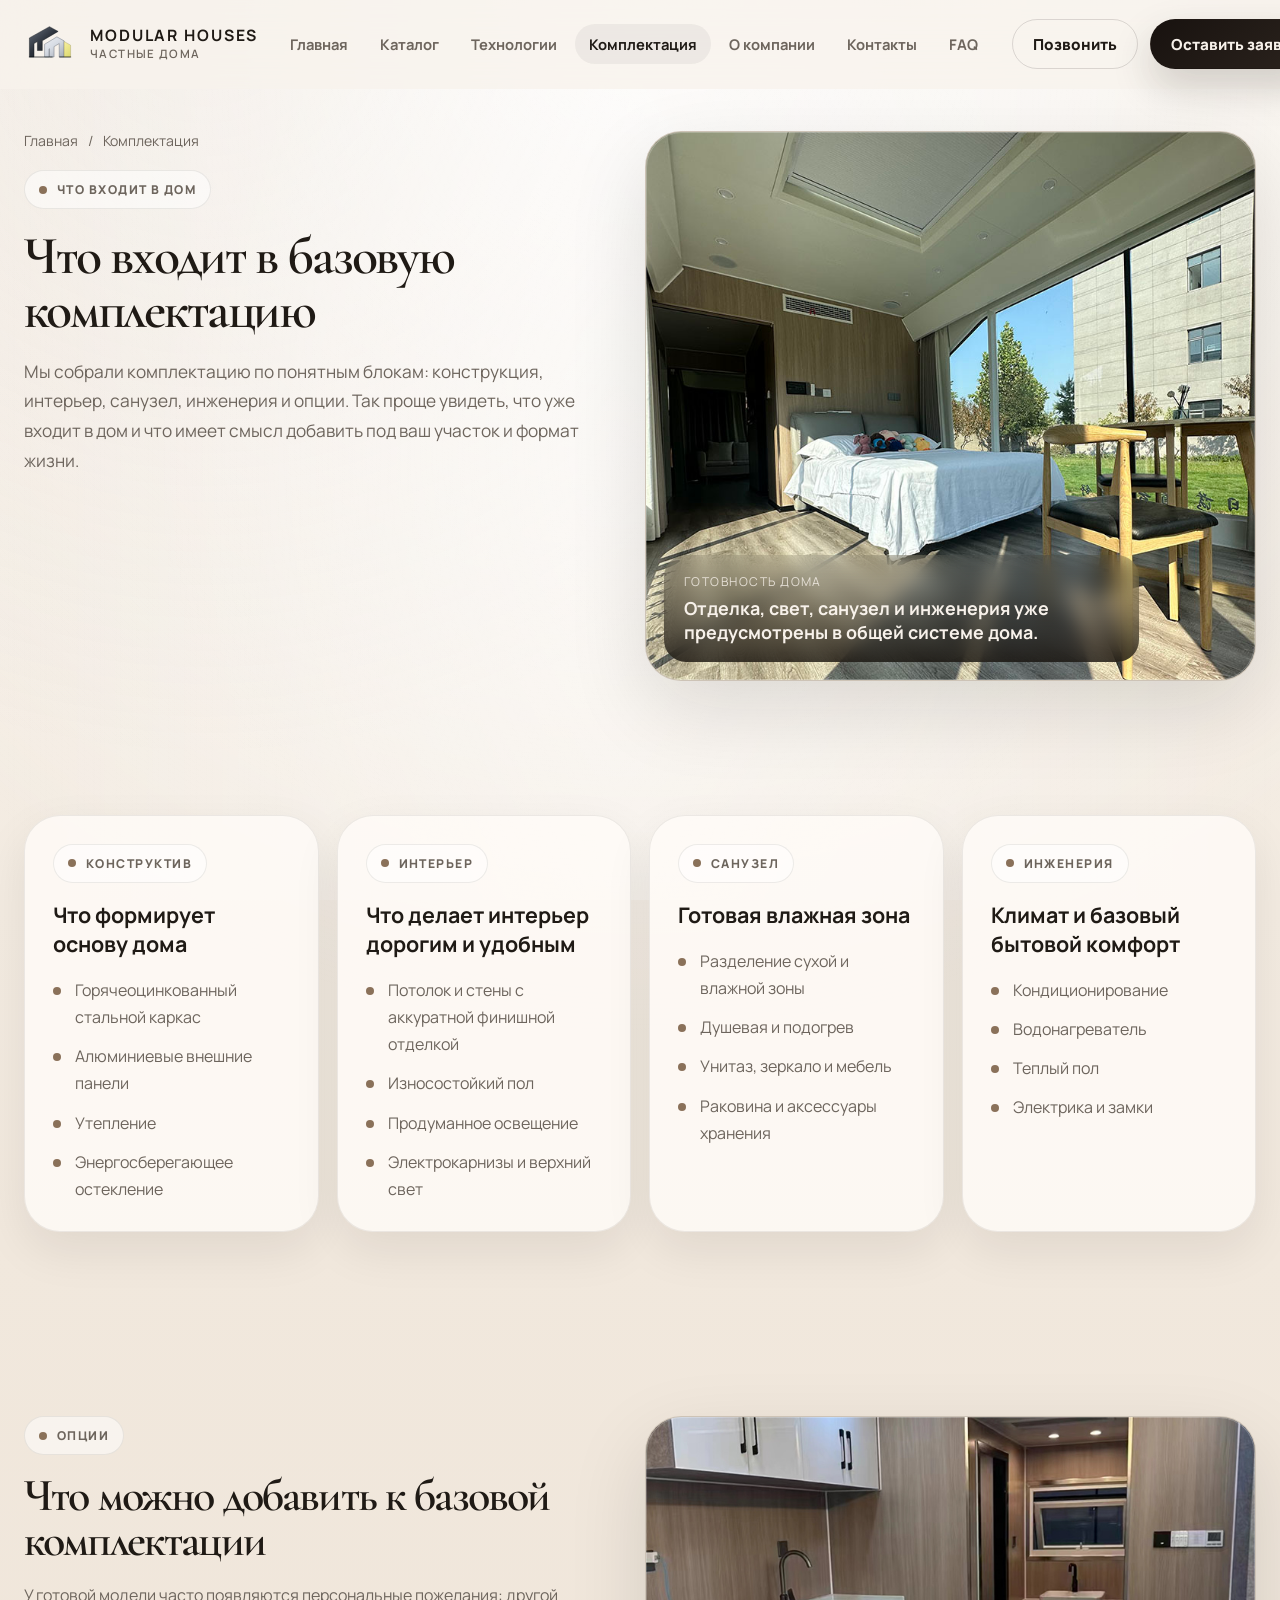
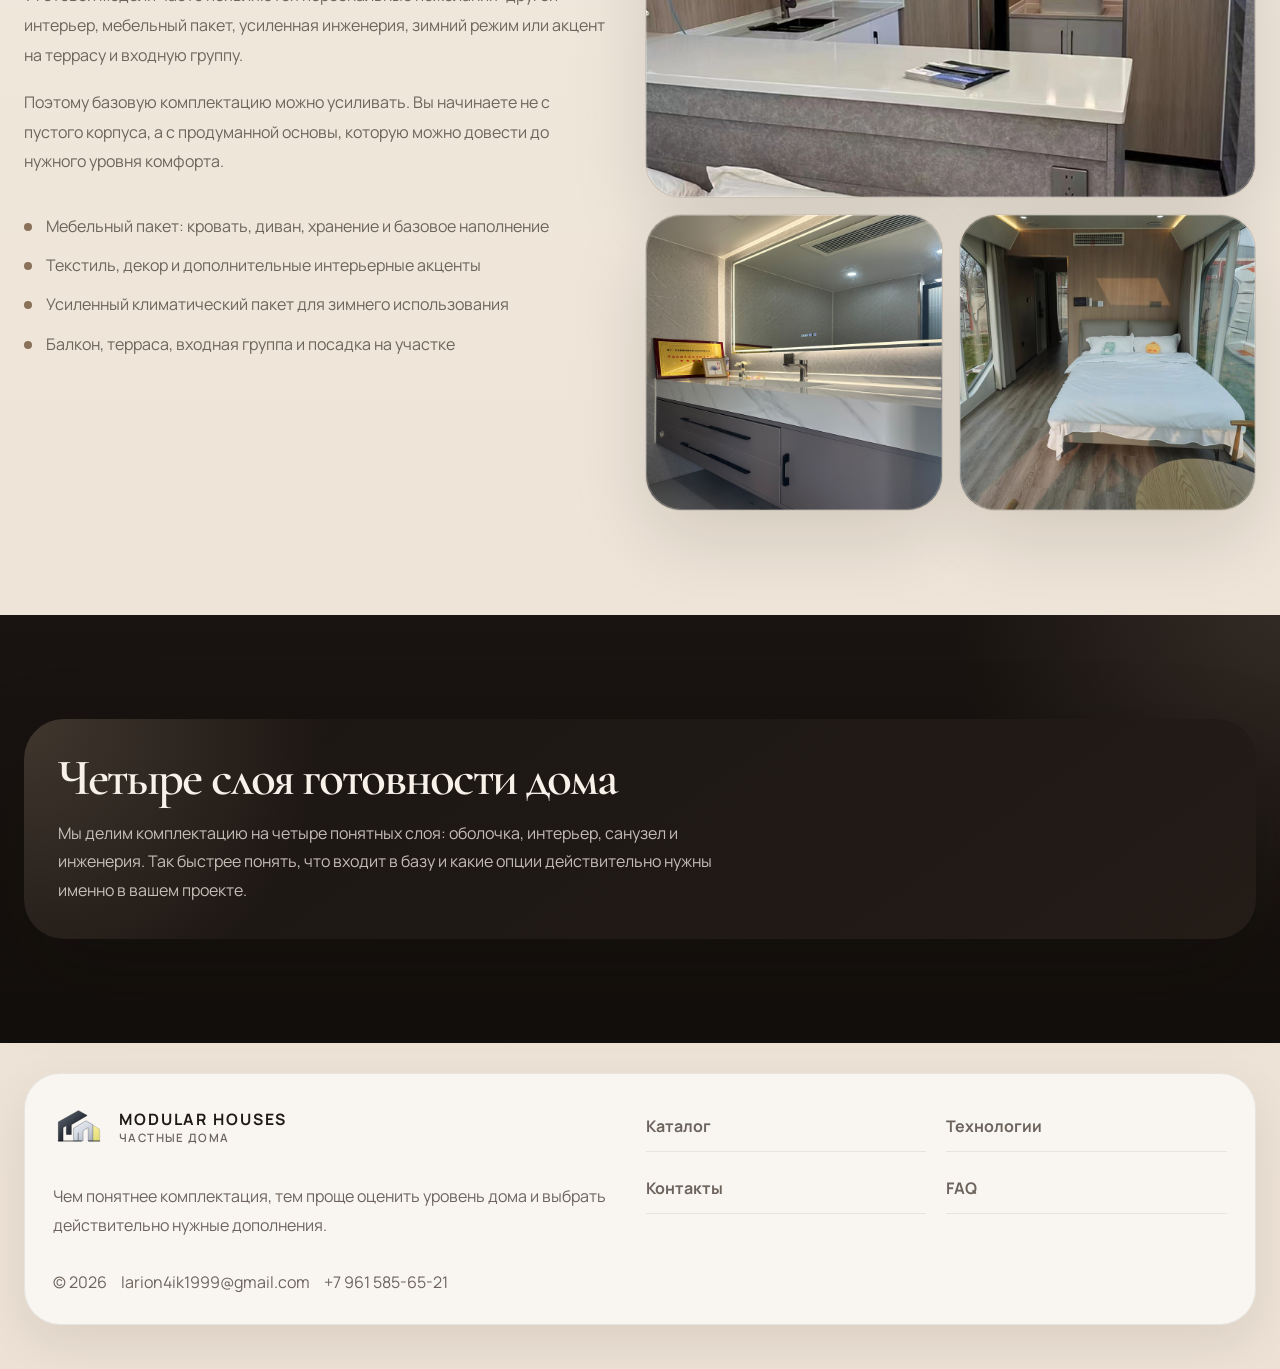
<file: complectation.html>
<!doctype html>
<html lang="ru">
  <head>
    <meta charset="UTF-8" />
    <meta name="viewport" content="width=device-width, initial-scale=1.0" />
    <meta
      name="description"
      content="Комплектация Modular Houses: конструктив, отделка, инженерия, санузел и опции для персонализации моделей E5, E6 и E7."
    />
    <title>Комплектация — Modular Houses</title>
    <link rel="icon" href="./assets/favicon.svg" type="image/svg+xml" />
    <link rel="stylesheet" href="./styles.css" />
    <script src="./main.js" defer></script>
  </head>
  <body>
    <div class="site-shell">
      <header class="site-header">
        <div class="container header-inner">
          <a class="brand" href="./index.html" aria-label="Modular Houses">
            <span class="brand-mark">MH</span>
            <span class="brand-copy">
              <strong>Modular Houses</strong>
              <span>Частные дома</span>
            </span>
          </a>
          <button class="menu-toggle" type="button" aria-expanded="false" aria-label="Открыть меню">
            <span></span>
          </button>
          <div class="nav-wrap">
            <nav class="site-nav">
              <a href="./index.html">Главная</a>
              <a href="./catalog.html">Каталог</a>
              <a href="./technologies.html">Технологии</a>
              <a class="is-active" href="./complectation.html">Комплектация</a>
              <a href="./about.html">О компании</a>
              <a href="./contacts.html">Контакты</a>
              <a href="./faq.html">FAQ</a>
            </nav>
            <div class="header-actions">
              <button class="btn btn--line" type="button" data-copy-phone="+7 961 585-65-21">Позвонить</button>
              <a class="btn btn--dark" href="./contacts.html">Оставить заявку</a>
            </div>
          </div>
        </div>
      </header>

      <main>
        <section class="page-hero">
          <div class="container hero-grid">
            <div class="hero-copy" data-reveal>
              <div class="breadcrumbs">
                <span><a href="./index.html">Главная</a></span>
                <span>Комплектация</span>
              </div>
              <span class="eyebrow">Что входит в дом</span>
              <h1 class="page-title">Что входит в базовую комплектацию</h1>
              <p class="lead">
                Мы собрали комплектацию по понятным блокам: конструкция, интерьер, санузел, инженерия и опции. Так
                проще увидеть, что уже входит в дом и что имеет смысл добавить под ваш участок и формат жизни.
              </p>
            </div>

            <figure class="image-frame image-frame--hero image-focus-right" data-reveal>
              <img src="./assets/images/source-refresh/1726647369386-6.jpg" alt="Интерьер спальни с панорамным окном" />
              <figcaption class="image-overlay">
                <span>Готовность дома</span>
                <strong>Отделка, свет, санузел и инженерия уже предусмотрены в общей системе дома.</strong>
              </figcaption>
            </figure>
          </div>
        </section>

        <section class="section section--tight">
          <div class="container feature-grid">
            <article class="feature-card" data-reveal>
              <span class="eyebrow">Конструктив</span>
              <h3>Что формирует основу дома</h3>
              <ul class="bullet-list">
                <li>Горячеоцинкованный стальной каркас</li>
                <li>Алюминиевые внешние панели</li>
                <li>Утепление</li>
                <li>Энергосберегающее остекление</li>
              </ul>
            </article>
            <article class="feature-card" data-reveal>
              <span class="eyebrow">Интерьер</span>
              <h3>Что делает интерьер дорогим и удобным</h3>
              <ul class="bullet-list">
                <li>Потолок и стены с аккуратной финишной отделкой</li>
                <li>Износостойкий пол</li>
                <li>Продуманное освещение</li>
                <li>Электрокарнизы и верхний свет</li>
              </ul>
            </article>
            <article class="feature-card" data-reveal>
              <span class="eyebrow">Санузел</span>
              <h3>Готовая влажная зона</h3>
              <ul class="bullet-list">
                <li>Разделение сухой и влажной зоны</li>
                <li>Душевая и подогрев</li>
                <li>Унитаз, зеркало и мебель</li>
                <li>Раковина и аксессуары хранения</li>
              </ul>
            </article>
            <article class="feature-card" data-reveal>
              <span class="eyebrow">Инженерия</span>
              <h3>Климат и базовый бытовой комфорт</h3>
              <ul class="bullet-list">
                <li>Кондиционирование</li>
                <li>Водонагреватель</li>
                <li>Теплый пол</li>
                <li>Электрика и замки</li>
              </ul>
            </article>
          </div>
        </section>

        <section class="section">
          <div class="container editorial-grid">
            <div class="editorial-copy" data-reveal>
              <span class="eyebrow">Опции</span>
              <h2>Что можно добавить к базовой комплектации</h2>
              <p>
                У готовой модели часто появляются персональные пожелания: другой интерьер, мебельный пакет, усиленная
                инженерия, зимний режим или акцент на террасу и входную группу.
              </p>
              <p>
                Поэтому базовую комплектацию можно усиливать. Вы начинаете не с пустого корпуса, а с продуманной
                основы, которую можно довести до нужного уровня комфорта.
              </p>
              <ul class="bullet-list">
                <li>Мебельный пакет: кровать, диван, хранение и базовое наполнение</li>
                <li>Текстиль, декор и дополнительные интерьерные акценты</li>
                <li>Усиленный климатический пакет для зимнего использования</li>
                <li>Балкон, терраса, входная группа и посадка на участке</li>
              </ul>
            </div>

            <div class="photo-stack" data-reveal>
              <figure class="image-frame">
                <img src="./assets/images/source-refresh/1722925416451-e5-19.jpg" alt="Кухонная зона внутри дома" />
              </figure>
              <figure class="image-frame">
                <img src="./assets/images/1741325571252-2e7.jpg" alt="Санузел модели E7" />
              </figure>
              <figure class="image-frame">
                <img src="./assets/images/source-refresh/1723206489213-a-e7-02-4.jpg" alt="Спальня с панорамным остеклением" />
              </figure>
            </div>
          </div>
        </section>

        <section class="section section--dark">
          <div class="container">
            <div class="dark-panel" data-reveal>
              <h2>Четыре слоя готовности дома</h2>
              <p>
                Мы делим комплектацию на четыре понятных слоя: оболочка, интерьер, санузел и инженерия. Так быстрее
                понять, что входит в базу и какие опции действительно нужны именно в вашем проекте.
              </p>
            </div>
          </div>
        </section>
      </main>

      <footer class="site-footer">
        <div class="container footer-grid">
          <div class="footer-copy">
            <a class="brand" href="./index.html">
              <span class="brand-mark">MH</span>
              <span class="brand-copy">
                <strong>Modular Houses</strong>
                <span>Частные дома</span>
              </span>
            </a>
            <p>Чем понятнее комплектация, тем проще оценить уровень дома и выбрать действительно нужные дополнения.</p>
            <div class="footer-meta">
              <span>© <span data-current-year></span></span>
              <span><a href="mailto:larion4ik1999@gmail.com">larion4ik1999@gmail.com</a></span>
              <span><a href="tel:+79615856521">+7 961 585-65-21</a></span>
            </div>
          </div>
          <div class="footer-links">
            <a href="./catalog.html">Каталог</a>
            <a href="./technologies.html">Технологии</a>
            <a href="./contacts.html">Контакты</a>
            <a href="./faq.html">FAQ</a>
          </div>
        </div>
      </footer>
    </div>
  </body>
</html>
</file>
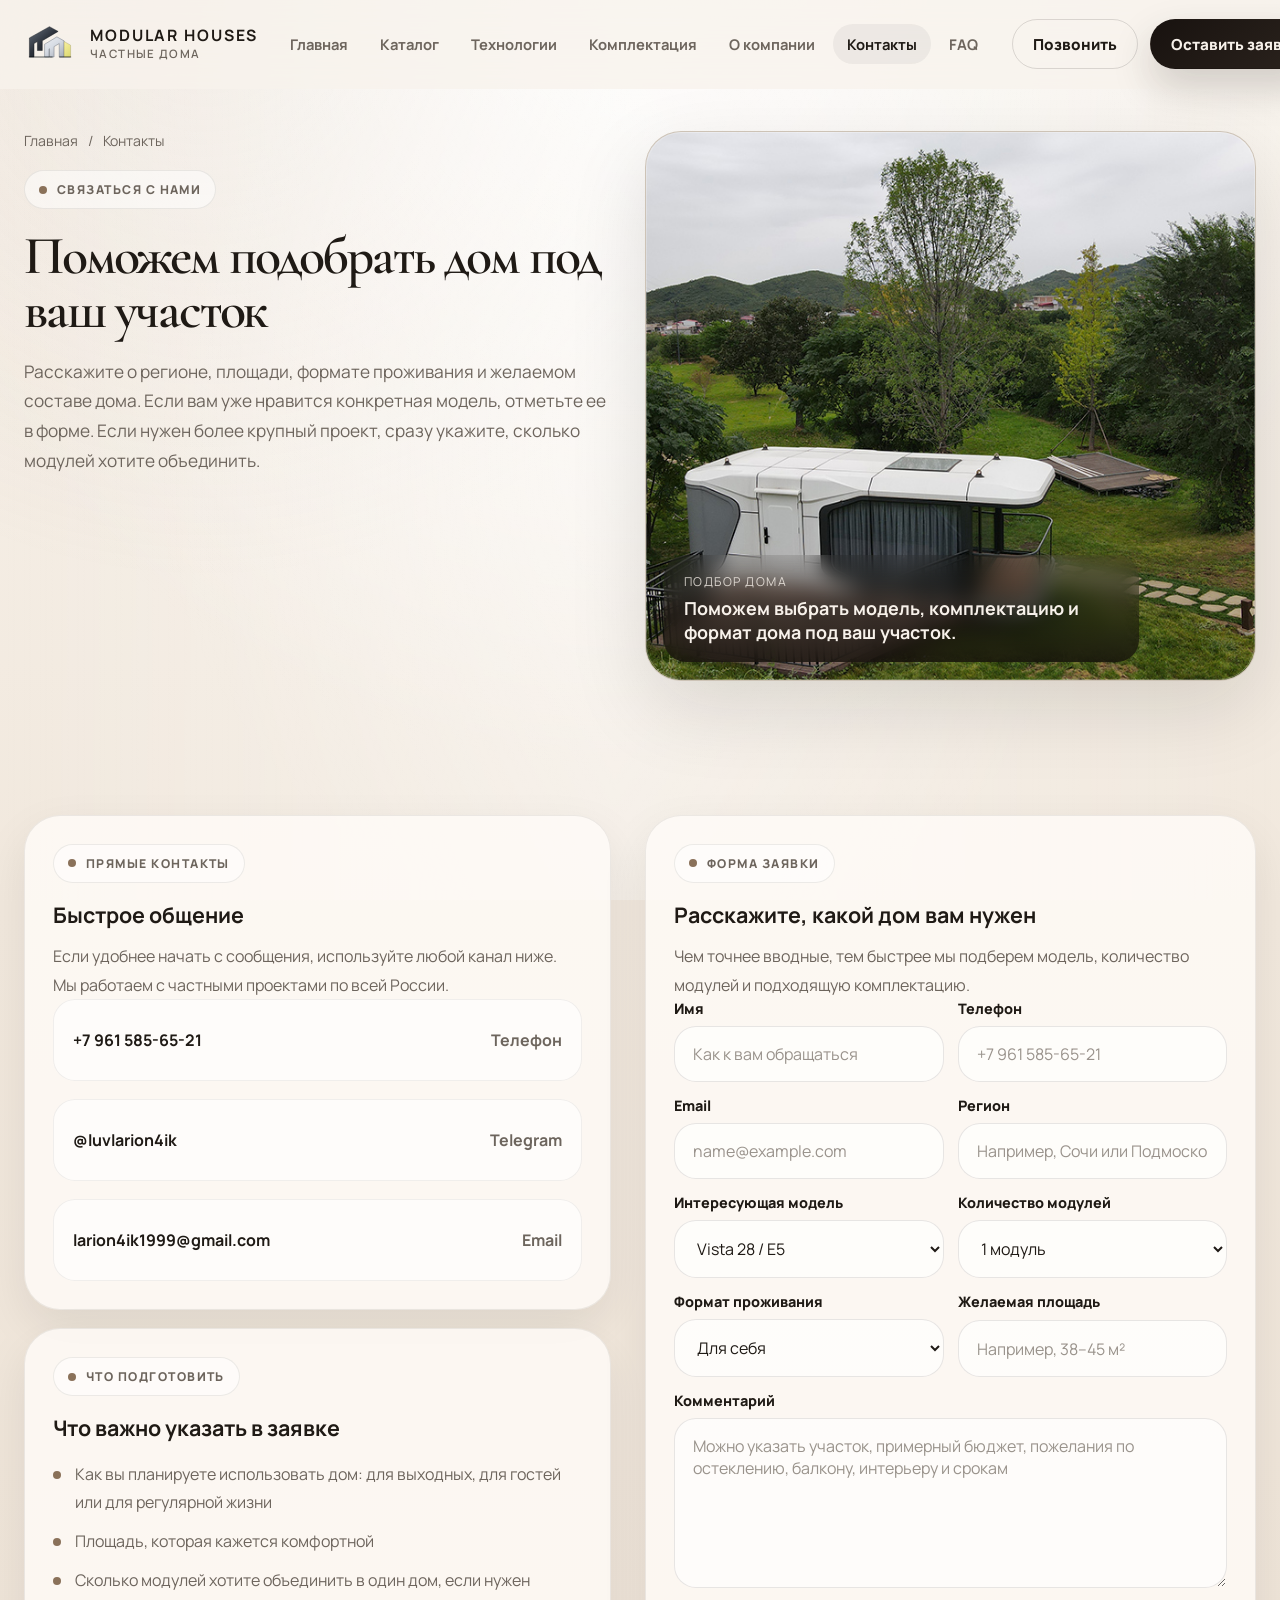
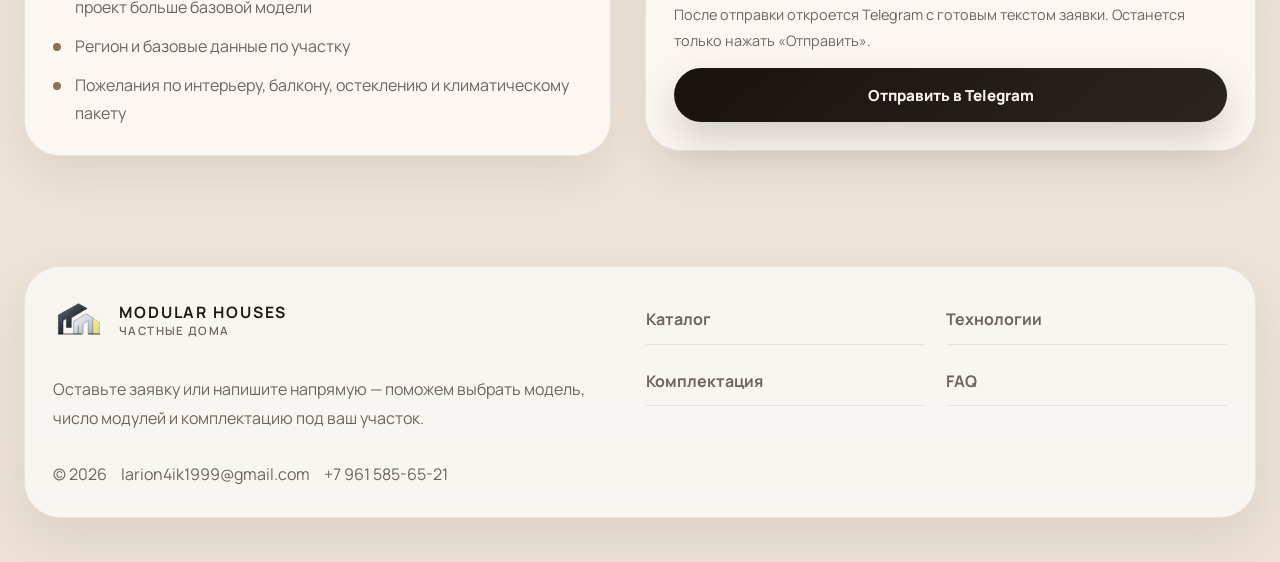
<file: contacts.html>
<!doctype html>
<html lang="ru">
  <head>
    <meta charset="UTF-8" />
    <meta name="viewport" content="width=device-width, initial-scale=1.0" />
    <meta
      name="description"
      content="Контакты Modular Houses: телефон, email, Telegram и форма заявки для подбора модульного дома."
    />
    <title>Контакты — Modular Houses</title>
    <link rel="icon" href="./assets/favicon.svg" type="image/svg+xml" />
    <link rel="stylesheet" href="./styles.css" />
    <script src="./main.js" defer></script>
  </head>
  <body>
    <div class="site-shell">
      <header class="site-header">
        <div class="container header-inner">
          <a class="brand" href="./index.html" aria-label="Modular Houses">
            <span class="brand-mark">MH</span>
            <span class="brand-copy">
              <strong>Modular Houses</strong>
              <span>Частные дома</span>
            </span>
          </a>
          <button class="menu-toggle" type="button" aria-expanded="false" aria-label="Открыть меню">
            <span></span>
          </button>
          <div class="nav-wrap">
            <nav class="site-nav">
              <a href="./index.html">Главная</a>
              <a href="./catalog.html">Каталог</a>
              <a href="./technologies.html">Технологии</a>
              <a href="./complectation.html">Комплектация</a>
              <a href="./about.html">О компании</a>
              <a class="is-active" href="./contacts.html">Контакты</a>
              <a href="./faq.html">FAQ</a>
            </nav>
            <div class="header-actions">
              <button class="btn btn--line" type="button" data-copy-phone="+7 961 585-65-21">Позвонить</button>
              <a class="btn btn--dark" href="#request-form">Оставить заявку</a>
            </div>
          </div>
        </div>
      </header>

      <main>
        <section class="page-hero">
          <div class="container hero-grid">
            <div class="hero-copy" data-reveal>
              <div class="breadcrumbs">
                <span><a href="./index.html">Главная</a></span>
                <span>Контакты</span>
              </div>
              <span class="eyebrow">Связаться с нами</span>
              <h1 class="page-title">Поможем подобрать дом под ваш участок</h1>
              <p class="lead">
                Расскажите о регионе, площади, формате проживания и желаемом составе дома. Если вам уже нравится
                конкретная модель, отметьте ее в форме. Если нужен более крупный проект, сразу укажите, сколько
                модулей хотите объединить.
              </p>
            </div>

            <figure class="image-frame image-frame--hero image-focus-lower" data-reveal>
              <img src="./assets/images/source-refresh/1741331809474-999999.jpg" alt="Модульный дом на зеленом участке" />
              <figcaption class="image-overlay">
                <span>Подбор дома</span>
                <strong>Поможем выбрать модель, комплектацию и формат дома под ваш участок.</strong>
              </figcaption>
            </figure>
          </div>
        </section>

        <section class="section section--tight">
          <div class="container contact-grid">
            <div class="contact-cards">
              <article class="contact-card" data-reveal>
                <span class="eyebrow">Прямые контакты</span>
                <h3>Быстрое общение</h3>
                <p>Если удобнее начать с сообщения, используйте любой канал ниже. Мы работаем с частными проектами по всей России.</p>
                <div class="contact-cards">
                  <a class="contact-link" href="tel:+79615856521">
                    <strong>+7 961 585-65-21</strong>
                    <span>Телефон</span>
                  </a>
                  <a class="contact-link" href="https://t.me/luvlarion4ik">
                    <strong>@luvlarion4ik</strong>
                    <span>Telegram</span>
                  </a>
                  <a class="contact-link" href="mailto:larion4ik1999@gmail.com">
                    <strong>larion4ik1999@gmail.com</strong>
                    <span>Email</span>
                  </a>
                </div>
              </article>

              <article class="contact-card" data-reveal>
                <span class="eyebrow">Что подготовить</span>
                <h3>Что важно указать в заявке</h3>
                <ul class="bullet-list">
                  <li>Как вы планируете использовать дом: для выходных, для гостей или для регулярной жизни</li>
                  <li>Площадь, которая кажется комфортной</li>
                  <li>Сколько модулей хотите объединить в один дом, если нужен проект больше базовой модели</li>
                  <li>Регион и базовые данные по участку</li>
                  <li>Пожелания по интерьеру, балкону, остеклению и климатическому пакету</li>
                </ul>
              </article>
            </div>

            <article class="form-card" id="request-form" data-reveal>
              <span class="eyebrow">Форма заявки</span>
              <h3>Расскажите, какой дом вам нужен</h3>
              <p>Чем точнее вводные, тем быстрее мы подберем модель, количество модулей и подходящую комплектацию.</p>
              <form class="form-grid" data-demo-form>
                <div class="form-grid form-grid--two">
                  <div class="field">
                    <label for="name">Имя</label>
                    <input id="name" name="name" type="text" placeholder="Как к вам обращаться" autocomplete="name" required />
                  </div>
                  <div class="field">
                    <label for="phone">Телефон</label>
                    <input
                      id="phone"
                      name="phone"
                      type="tel"
                      placeholder="+7 961 585-65-21"
                      autocomplete="tel"
                      inputmode="tel"
                      data-phone-input
                      required
                    />
                  </div>
                </div>

                <div class="form-grid form-grid--two">
                  <div class="field">
                    <label for="email">Email</label>
                    <input
                      id="email"
                      name="email"
                      type="email"
                      placeholder="name@example.com"
                      autocomplete="email"
                      inputmode="email"
                      spellcheck="false"
                    />
                  </div>
                  <div class="field">
                    <label for="region">Регион</label>
                    <input id="region" name="region" type="text" placeholder="Например, Сочи или Подмосковье" autocomplete="address-level1" />
                  </div>
                </div>

                <div class="form-grid form-grid--two">
                  <div class="field">
                    <label for="model">Интересующая модель</label>
                    <select id="model" name="model">
                      <option>Vista 28 / E5</option>
                      <option>Balance 30 / E6</option>
                      <option>Residence 38 / E7</option>
                      <option>Нужна консультация</option>
                    </select>
                  </div>
                  <div class="field">
                    <label for="modules">Количество модулей</label>
                    <select id="modules" name="modules">
                      <option>1 модуль</option>
                      <option>2 модуля</option>
                      <option>3 модуля</option>
                      <option>4+ модулей</option>
                      <option>Нужна консультация</option>
                    </select>
                  </div>
                </div>

                <div class="form-grid form-grid--two">
                  <div class="field">
                    <label for="use_case">Формат проживания</label>
                    <select id="use_case" name="use_case">
                      <option>Для себя</option>
                      <option>Для гостей</option>
                      <option>Для сезонного отдыха</option>
                      <option>Для регулярной жизни</option>
                    </select>
                  </div>
                  <div class="field">
                    <label for="area">Желаемая площадь</label>
                    <input id="area" name="area" type="text" placeholder="Например, 38–45 м²" inputmode="text" />
                  </div>
                </div>

                <div class="field">
                  <label for="message">Комментарий</label>
                  <textarea
                    id="message"
                    name="message"
                    placeholder="Можно указать участок, примерный бюджет, пожелания по остеклению, балкону, интерьеру и срокам"
                  ></textarea>
                </div>

                <p class="form-note">После отправки откроется Telegram с готовым текстом заявки. Останется только нажать «Отправить».</p>

                <button class="btn btn--dark" type="submit">Отправить в Telegram</button>
                <div class="form-success">Сообщение подготовлено. Откроется Telegram с заполненной заявкой, где останется только отправить ее.</div>
              </form>
            </article>
          </div>
        </section>
      </main>

      <footer class="site-footer">
        <div class="container footer-grid">
          <div class="footer-copy">
            <a class="brand" href="./index.html">
              <span class="brand-mark">MH</span>
              <span class="brand-copy">
                <strong>Modular Houses</strong>
                <span>Частные дома</span>
              </span>
            </a>
            <p>Оставьте заявку или напишите напрямую — поможем выбрать модель, число модулей и комплектацию под ваш участок.</p>
            <div class="footer-meta">
              <span>© <span data-current-year></span></span>
              <span><a href="mailto:larion4ik1999@gmail.com">larion4ik1999@gmail.com</a></span>
              <span><a href="tel:+79615856521">+7 961 585-65-21</a></span>
            </div>
          </div>
          <div class="footer-links">
            <a href="./catalog.html">Каталог</a>
            <a href="./technologies.html">Технологии</a>
            <a href="./complectation.html">Комплектация</a>
            <a href="./faq.html">FAQ</a>
          </div>
        </div>
      </footer>
    </div>
  </body>
</html>
</file>
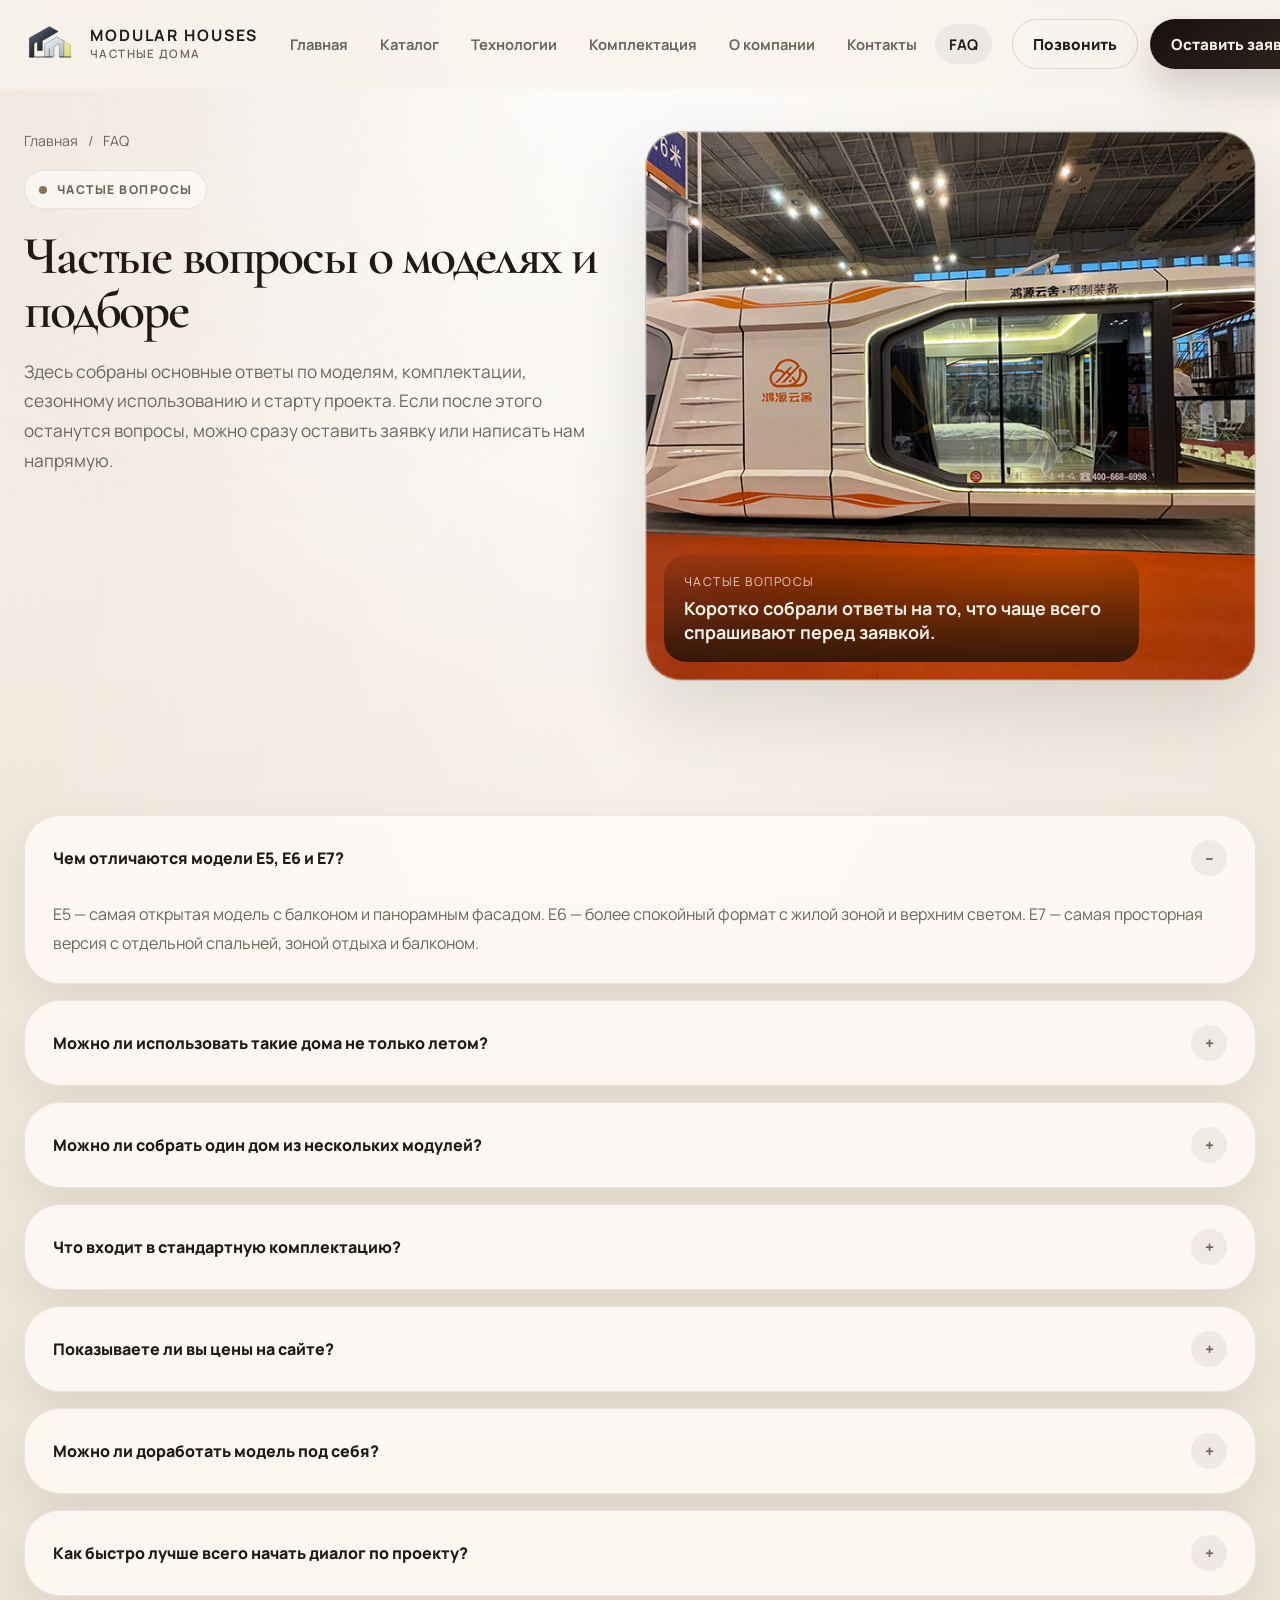
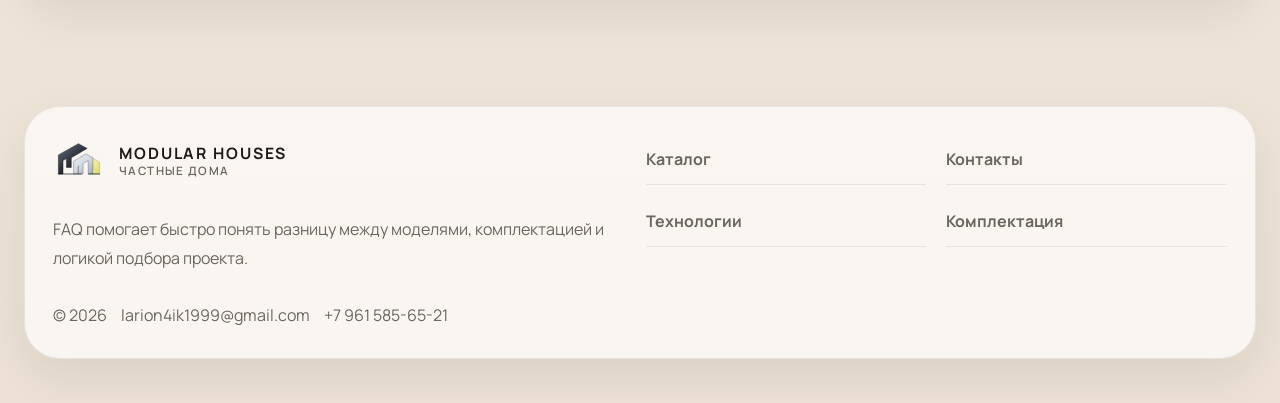
<file: faq.html>
<!doctype html>
<html lang="ru">
  <head>
    <meta charset="UTF-8" />
    <meta name="viewport" content="width=device-width, initial-scale=1.0" />
    <meta
      name="description"
      content="FAQ Modular Houses: ответы на вопросы о моделях E5, E6 и E7, комплектации, зимнем использовании, сроках и подборе дома."
    />
    <title>FAQ — Modular Houses</title>
    <link rel="icon" href="./assets/favicon.svg" type="image/svg+xml" />
    <link rel="stylesheet" href="./styles.css" />
    <script src="./main.js" defer></script>
  </head>
  <body>
    <div class="site-shell">
      <header class="site-header">
        <div class="container header-inner">
          <a class="brand" href="./index.html" aria-label="Modular Houses">
            <span class="brand-mark">MH</span>
            <span class="brand-copy">
              <strong>Modular Houses</strong>
              <span>Частные дома</span>
            </span>
          </a>
          <button class="menu-toggle" type="button" aria-expanded="false" aria-label="Открыть меню">
            <span></span>
          </button>
          <div class="nav-wrap">
            <nav class="site-nav">
              <a href="./index.html">Главная</a>
              <a href="./catalog.html">Каталог</a>
              <a href="./technologies.html">Технологии</a>
              <a href="./complectation.html">Комплектация</a>
              <a href="./about.html">О компании</a>
              <a href="./contacts.html">Контакты</a>
              <a class="is-active" href="./faq.html">FAQ</a>
            </nav>
            <div class="header-actions">
              <button class="btn btn--line" type="button" data-copy-phone="+7 961 585-65-21">Позвонить</button>
              <a class="btn btn--dark" href="./contacts.html">Оставить заявку</a>
            </div>
          </div>
        </div>
      </header>

      <main>
        <section class="page-hero">
          <div class="container hero-grid">
            <div class="hero-copy" data-reveal>
              <div class="breadcrumbs">
                <span><a href="./index.html">Главная</a></span>
                <span>FAQ</span>
              </div>
              <span class="eyebrow">Частые вопросы</span>
              <h1 class="page-title">Частые вопросы о моделях и подборе</h1>
              <p class="lead">
                Здесь собраны основные ответы по моделям, комплектации, сезонному использованию и старту проекта.
                Если после этого останутся вопросы, можно сразу оставить заявку или написать нам напрямую.
              </p>
            </div>

            <figure class="image-frame image-frame--hero image-focus-center-low" data-reveal>
              <img src="./assets/images/source-refresh/1741331810192-88898989.jpg" alt="Модульный дом в боковом ракурсе" />
              <figcaption class="image-overlay">
                <span>Частые вопросы</span>
                <strong>Коротко собрали ответы на то, что чаще всего спрашивают перед заявкой.</strong>
              </figcaption>
            </figure>
          </div>
        </section>

        <section class="section section--tight">
          <div class="container">
            <div class="faq-list">
              <details class="faq-item" open data-reveal>
                <summary>Чем отличаются модели E5, E6 и E7?</summary>
                <p>
                  E5 — самая открытая модель с балконом и панорамным фасадом. E6 — более спокойный формат с жилой
                  зоной и верхним светом. E7 — самая просторная версия с отдельной спальней, зоной отдыха и
                  балконом.
                </p>
              </details>
              <details class="faq-item" data-reveal>
                <summary>Можно ли использовать такие дома не только летом?</summary>
                <p>
                  Да, при подходящем климатическом пакете. В базовой системе уже есть утепление, энергосберегающее
                  остекление, теплый пол и кондиционирование. Конкретная конфигурация зависит от региона, участка и
                  выбранной комплектации.
                </p>
              </details>
              <details class="faq-item" data-reveal>
                <summary>Можно ли собрать один дом из нескольких модулей?</summary>
                <p>
                  Да. Готовые модели E5, E6 и E7 можно использовать как базу, а затем увеличивать площадь и собирать
                  один дом из нескольких модулей под конкретный участок и ваш формат жизни.
                </p>
              </details>
              <details class="faq-item" data-reveal>
                <summary>Что входит в стандартную комплектацию?</summary>
                <p>
                  База включает конструкцию, внешнюю оболочку, панорамное остекление, внутреннюю отделку, санузел,
                  инженерные узлы и основные элементы комфорта. Для удобства мы делим комплектацию на четыре блока:
                  конструкция, интерьер, санузел и инженерия.
                </p>
              </details>
              <details class="faq-item" data-reveal>
                <summary>Показываете ли вы цены на сайте?</summary>
                <p>
                  Сейчас стоимость рассчитывается персонально. Она зависит от модели, количества модулей, логистики,
                  инженерного пакета, региона и уровня готовности дома.
                </p>
              </details>
              <details class="faq-item" data-reveal>
                <summary>Можно ли доработать модель под себя?</summary>
                <p>
                  Да. Можно обсуждать отделку, интерьер, климатический пакет, террасу, посадку на участке и
                  увеличение площади за счет нескольких модулей. Каталог нужен как старт выбора, а не как фиксированное
                  ограничение.
                </p>
              </details>
              <details class="faq-item" data-reveal>
                <summary>Как быстро лучше всего начать диалог по проекту?</summary>
                <p>
                  Быстрее всего отправить заявку через форму или написать в Telegram @luvlarion4ik. Если у вас уже
                  есть участок и примерное понимание по площади, мы быстрее предложим точный вариант.
                </p>
              </details>
            </div>
          </div>
        </section>
      </main>

      <footer class="site-footer">
        <div class="container footer-grid">
          <div class="footer-copy">
            <a class="brand" href="./index.html">
              <span class="brand-mark">MH</span>
              <span class="brand-copy">
                <strong>Modular Houses</strong>
                <span>Частные дома</span>
              </span>
            </a>
            <p>FAQ помогает быстро понять разницу между моделями, комплектацией и логикой подбора проекта.</p>
            <div class="footer-meta">
              <span>© <span data-current-year></span></span>
              <span><a href="mailto:larion4ik1999@gmail.com">larion4ik1999@gmail.com</a></span>
              <span><a href="tel:+79615856521">+7 961 585-65-21</a></span>
            </div>
          </div>
          <div class="footer-links">
            <a href="./catalog.html">Каталог</a>
            <a href="./contacts.html">Контакты</a>
            <a href="./technologies.html">Технологии</a>
            <a href="./complectation.html">Комплектация</a>
          </div>
        </div>
      </footer>
    </div>
  </body>
</html>
</file>
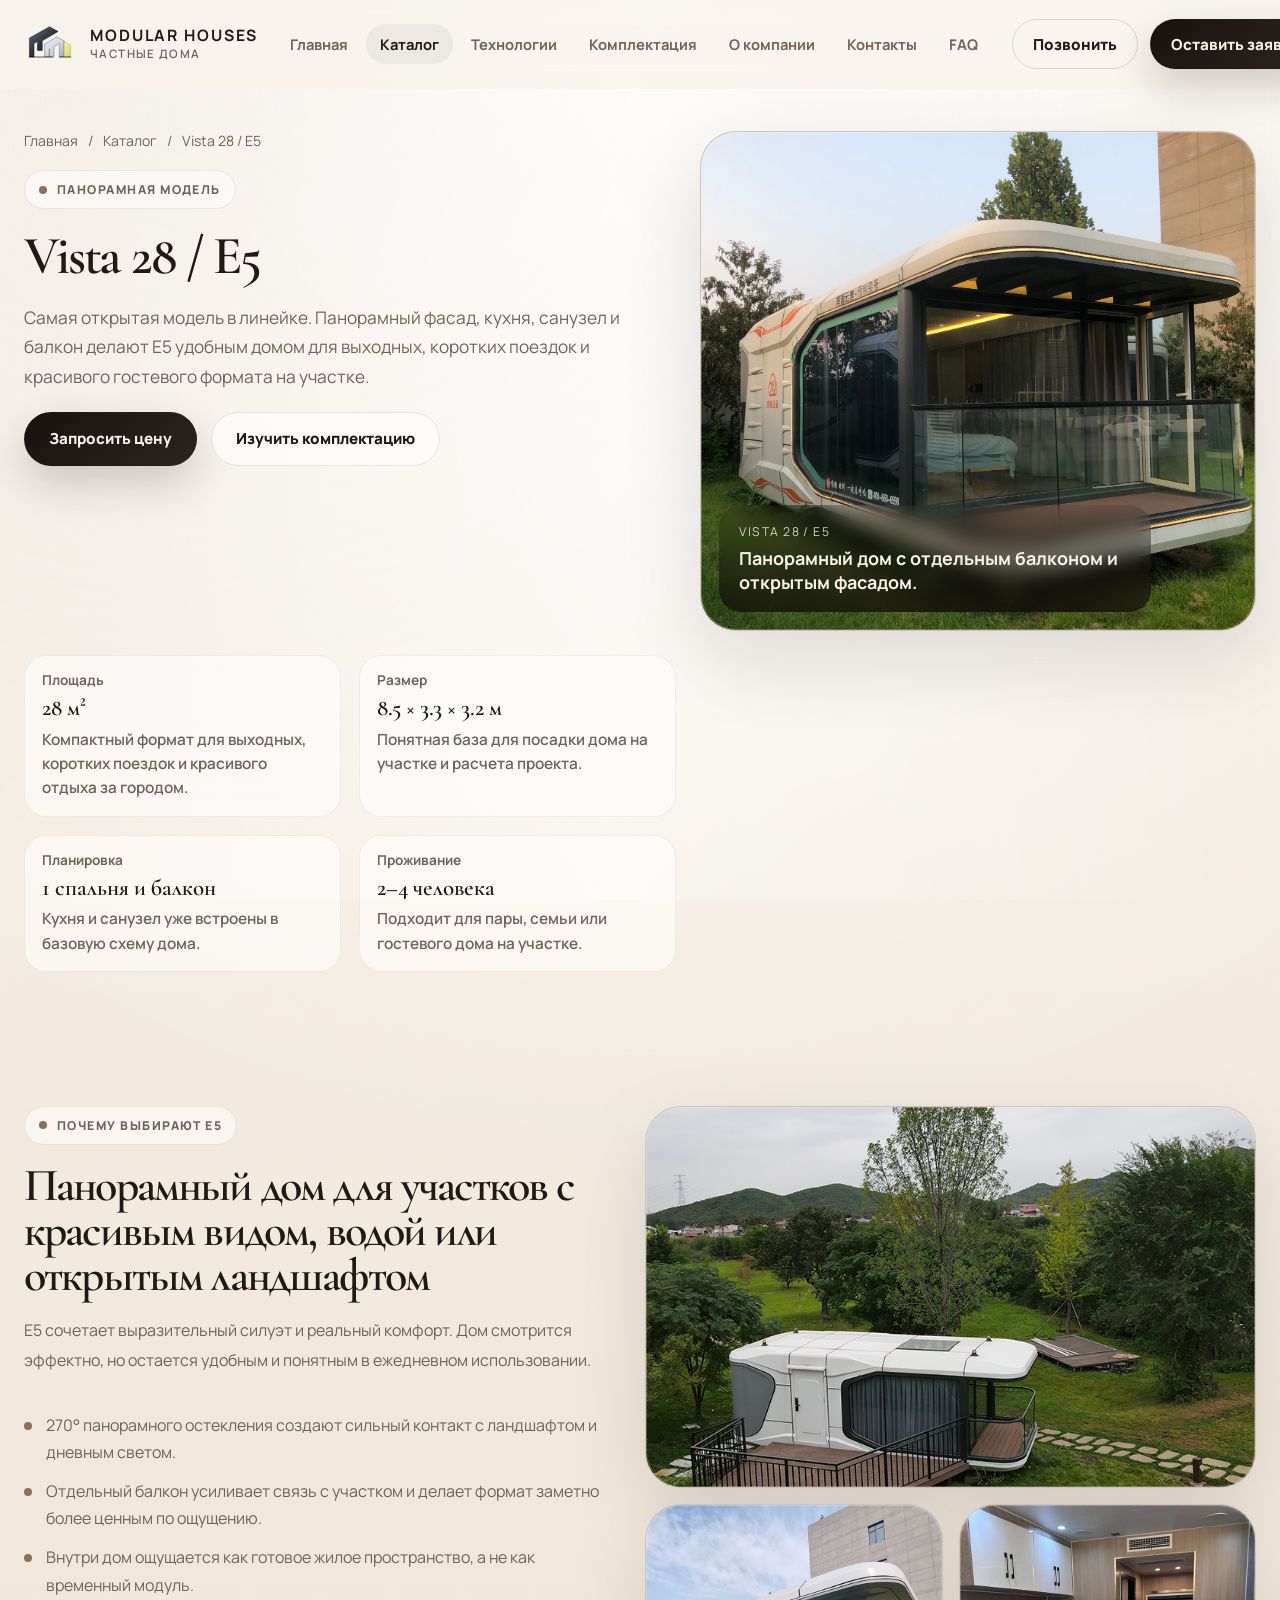
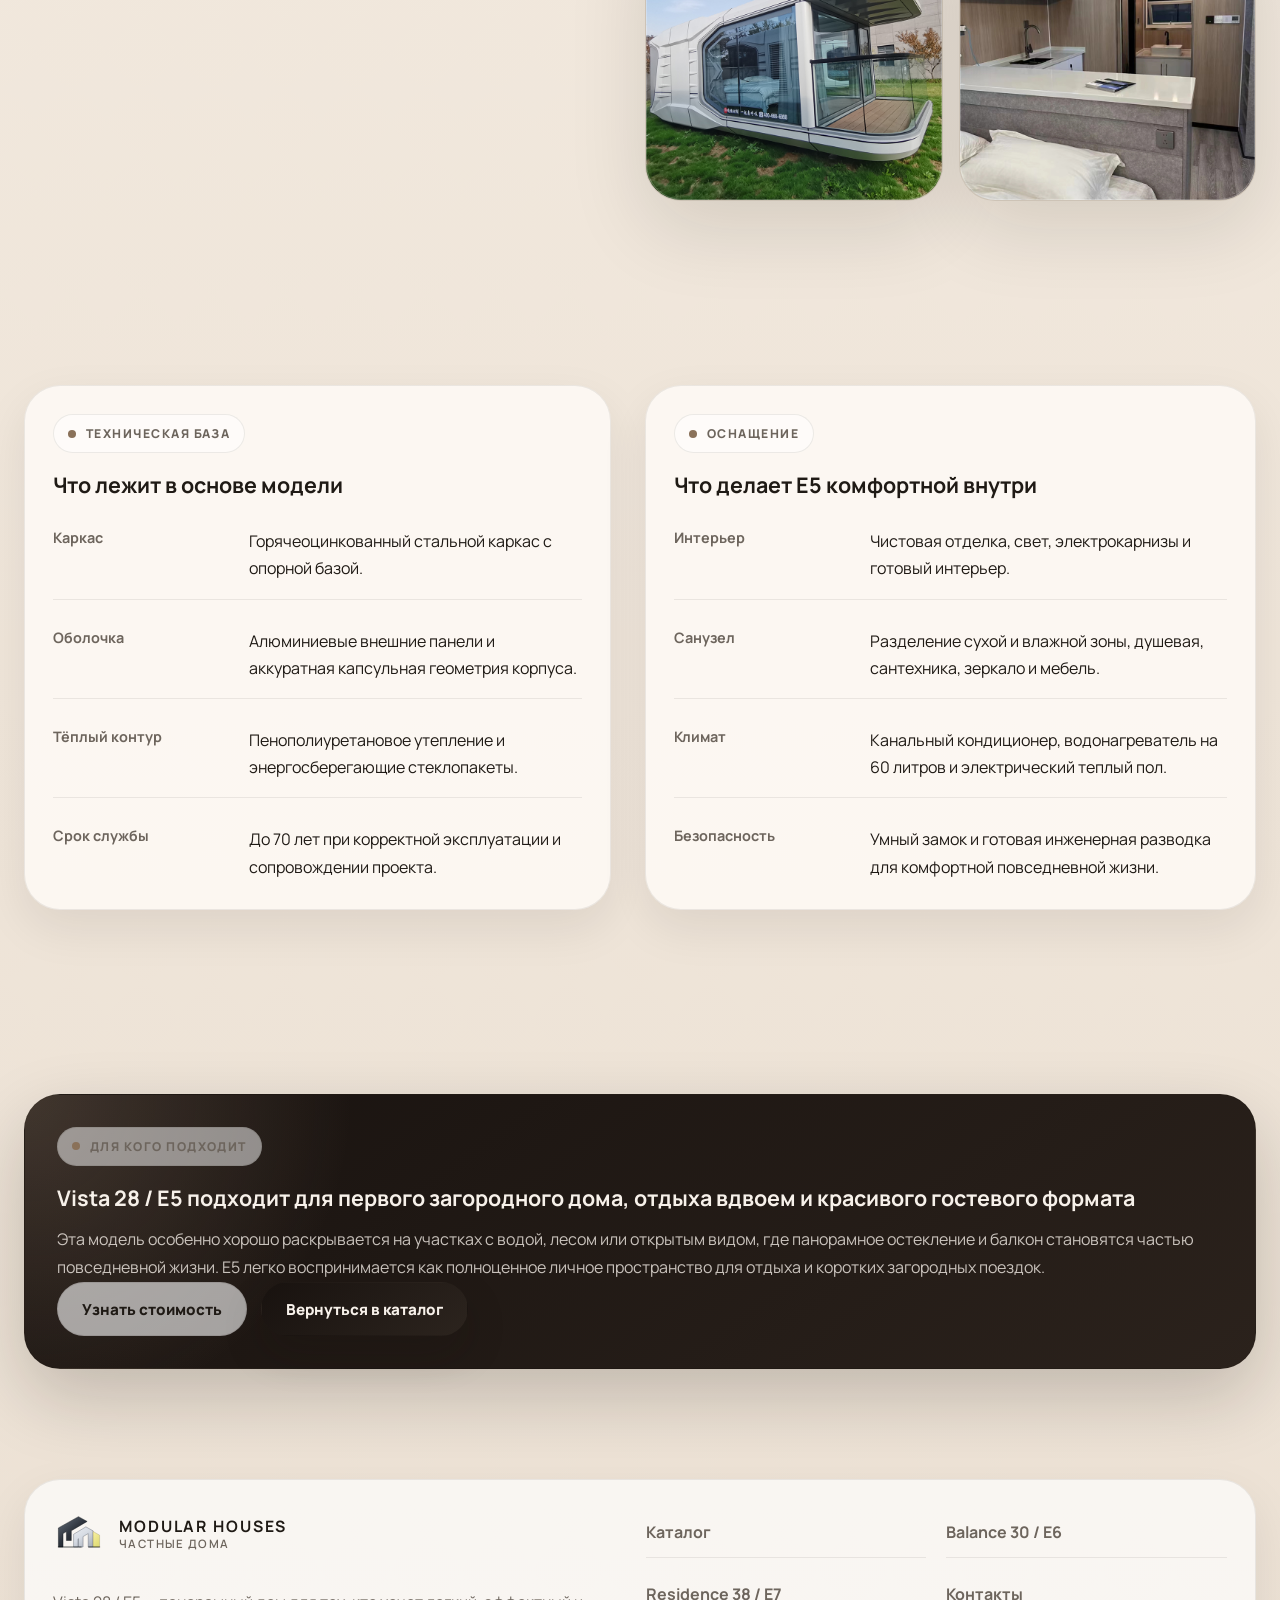
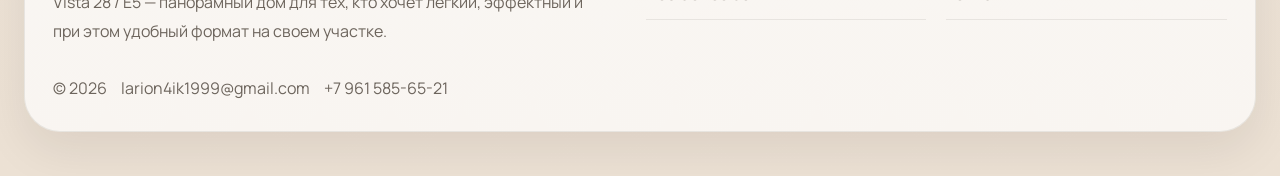
<file: model-base18.html>
<!doctype html>
<html lang="ru">
  <head>
    <meta charset="UTF-8" />
    <meta name="viewport" content="width=device-width, initial-scale=1.0" />
    <meta
      name="description"
      content="Vista 28 / E5 — панорамный модульный дом 28 м² с отдельным балконом, кухней и готовым интерьером для частного участка."
    />
    <title>Vista 28 / E5 — Modular Houses</title>
    <link rel="icon" href="./assets/favicon.svg" type="image/svg+xml" />
    <link rel="stylesheet" href="./styles.css" />
    <script src="./main.js" defer></script>
  </head>
  <body>
    <div class="site-shell">
      <header class="site-header">
        <div class="container header-inner">
          <a class="brand" href="./index.html" aria-label="Modular Houses">
            <span class="brand-mark">MH</span>
            <span class="brand-copy">
              <strong>Modular Houses</strong>
              <span>Частные дома</span>
            </span>
          </a>
          <button class="menu-toggle" type="button" aria-expanded="false" aria-label="Открыть меню">
            <span></span>
          </button>
          <div class="nav-wrap">
            <nav class="site-nav">
              <a href="./index.html">Главная</a>
              <a class="is-active" href="./catalog.html">Каталог</a>
              <a href="./technologies.html">Технологии</a>
              <a href="./complectation.html">Комплектация</a>
              <a href="./about.html">О компании</a>
              <a href="./contacts.html">Контакты</a>
              <a href="./faq.html">FAQ</a>
            </nav>
            <div class="header-actions">
              <button class="btn btn--line" type="button" data-copy-phone="+7 961 585-65-21">Позвонить</button>
              <a class="btn btn--dark" href="./contacts.html">Оставить заявку</a>
            </div>
          </div>
        </div>
      </header>

      <main>
        <section class="page-hero">
          <div class="container detail-hero">
            <div class="detail-copy" data-reveal>
              <div class="breadcrumbs">
                <span><a href="./index.html">Главная</a></span>
                <span><a href="./catalog.html">Каталог</a></span>
                <span>Vista 28 / E5</span>
              </div>
              <span class="eyebrow">Панорамная модель</span>
              <h1 class="page-title">Vista 28 / E5</h1>
              <p class="lead">
                Самая открытая модель в линейке. Панорамный фасад, кухня, санузел и балкон делают E5 удобным домом
                для выходных, коротких поездок и красивого гостевого формата на участке.
              </p>
              <div class="hero-actions">
                <a class="btn btn--dark" href="./contacts.html">Запросить цену</a>
                <a class="btn btn--light" href="./complectation.html">Изучить комплектацию</a>
              </div>
            </div>

            <div class="detail-media" data-reveal>
              <figure class="image-frame image-frame--hero image-focus-center-low">
                <img src="./assets/images/source-refresh/1757570307708-19.jpg" alt="Vista 28 / E5 с балконом" />
                <figcaption class="image-overlay">
                  <span>Vista 28 / E5</span>
                  <strong>Панорамный дом с отдельным балконом и открытым фасадом.</strong>
                </figcaption>
              </figure>
            </div>

            <div class="fact-grid">
              <article class="fact-card">
                <em>Площадь</em>
                <strong>28 м²</strong>
                <span>Компактный формат для выходных, коротких поездок и красивого отдыха за городом.</span>
              </article>
              <article class="fact-card">
                <em>Размер</em>
                <strong>8.5 × 3.3 × 3.2 м</strong>
                <span>Понятная база для посадки дома на участке и расчета проекта.</span>
              </article>
              <article class="fact-card">
                <em>Планировка</em>
                <strong>1 спальня и балкон</strong>
                <span>Кухня и санузел уже встроены в базовую схему дома.</span>
              </article>
              <article class="fact-card">
                <em>Проживание</em>
                <strong>2–4 человека</strong>
                <span>Подходит для пары, семьи или гостевого дома на участке.</span>
              </article>
            </div>
          </div>
        </section>

        <section class="section section--tight">
          <div class="container editorial-grid">
            <div class="editorial-copy" data-reveal>
              <span class="eyebrow">Почему выбирают E5</span>
              <h2>Панорамный дом для участков с красивым видом, водой или открытым ландшафтом</h2>
              <p>
                E5 сочетает выразительный силуэт и реальный комфорт. Дом смотрится эффектно, но остается удобным и
                понятным в ежедневном использовании.
              </p>
              <ul class="bullet-list">
                <li>270° панорамного остекления создают сильный контакт с ландшафтом и дневным светом.</li>
                <li>Отдельный балкон усиливает связь с участком и делает формат заметно более ценным по ощущению.</li>
                <li>Внутри дом ощущается как готовое жилое пространство, а не как временный модуль.</li>
              </ul>
            </div>

            <div class="photo-stack" data-reveal>
              <figure class="image-frame">
                <img src="./assets/images/source-refresh/1741331809474-999999.jpg" alt="Vista 28 / E5 на участке" />
              </figure>
              <figure class="image-frame">
                <img src="./assets/images/1722925415453-e5-05.jpg" alt="Балкон и фасад модели E5" />
              </figure>
              <figure class="image-frame">
                <img src="./assets/images/source-refresh/1722925416451-e5-19.jpg" alt="Кухонная зона модели E5" />
              </figure>
            </div>
          </div>
        </section>

        <section class="section">
          <div class="container detail-grid">
            <article class="spec-card" data-reveal>
              <span class="eyebrow">Техническая база</span>
              <h3>Что лежит в основе модели</h3>
              <div class="spec-list">
                <div class="spec-row">
                  <strong>Каркас</strong>
                  <span>Горячеоцинкованный стальной каркас с опорной базой.</span>
                </div>
                <div class="spec-row">
                  <strong>Оболочка</strong>
                  <span>Алюминиевые внешние панели и аккуратная капсульная геометрия корпуса.</span>
                </div>
                <div class="spec-row">
                  <strong>Тёплый контур</strong>
                  <span>Пенополиуретановое утепление и энергосберегающие стеклопакеты.</span>
                </div>
                <div class="spec-row">
                  <strong>Срок службы</strong>
                  <span>До 70 лет при корректной эксплуатации и сопровождении проекта.</span>
                </div>
              </div>
            </article>

            <article class="spec-card" data-reveal>
              <span class="eyebrow">Оснащение</span>
              <h3>Что делает E5 комфортной внутри</h3>
              <div class="spec-list">
                <div class="spec-row">
                  <strong>Интерьер</strong>
                  <span>Чистовая отделка, свет, электрокарнизы и готовый интерьер.</span>
                </div>
                <div class="spec-row">
                  <strong>Санузел</strong>
                  <span>Разделение сухой и влажной зоны, душевая, сантехника, зеркало и мебель.</span>
                </div>
                <div class="spec-row">
                  <strong>Климат</strong>
                  <span>Канальный кондиционер, водонагреватель на 60 литров и электрический теплый пол.</span>
                </div>
                <div class="spec-row">
                  <strong>Безопасность</strong>
                  <span>Умный замок и готовая инженерная разводка для комфортной повседневной жизни.</span>
                </div>
              </div>
            </article>
          </div>
        </section>

        <section class="section section--tight">
          <div class="container">
            <div class="cta-panel" data-reveal>
              <span class="eyebrow">Для кого подходит</span>
              <h3>Vista 28 / E5 подходит для первого загородного дома, отдыха вдвоем и красивого гостевого формата</h3>
              <p>
                Эта модель особенно хорошо раскрывается на участках с водой, лесом или открытым видом, где панорамное
                остекление и балкон становятся частью повседневной жизни. E5 легко воспринимается как полноценное
                личное пространство для отдыха и коротких загородных поездок.
              </p>
              <div class="hero-actions">
                <a class="btn btn--light" href="./contacts.html">Узнать стоимость</a>
                <a class="btn btn--dark" href="./catalog.html">Вернуться в каталог</a>
              </div>
            </div>
          </div>
        </section>
      </main>

      <footer class="site-footer">
        <div class="container footer-grid">
          <div class="footer-copy">
            <a class="brand" href="./index.html">
              <span class="brand-mark">MH</span>
              <span class="brand-copy">
                <strong>Modular Houses</strong>
                <span>Частные дома</span>
              </span>
            </a>
            <p>Vista 28 / E5 — панорамный дом для тех, кто хочет легкий, эффектный и при этом удобный формат на своем участке.</p>
            <div class="footer-meta">
              <span>© <span data-current-year></span></span>
              <span><a href="mailto:larion4ik1999@gmail.com">larion4ik1999@gmail.com</a></span>
              <span><a href="tel:+79615856521">+7 961 585-65-21</a></span>
            </div>
          </div>

          <div class="footer-links">
            <a href="./catalog.html">Каталог</a>
            <a href="./model-duo36.html">Balance 30 / E6</a>
            <a href="./model-family54.html">Residence 38 / E7</a>
            <a href="./contacts.html">Контакты</a>
          </div>
        </div>
      </footer>
    </div>
  </body>
</html>
</file>
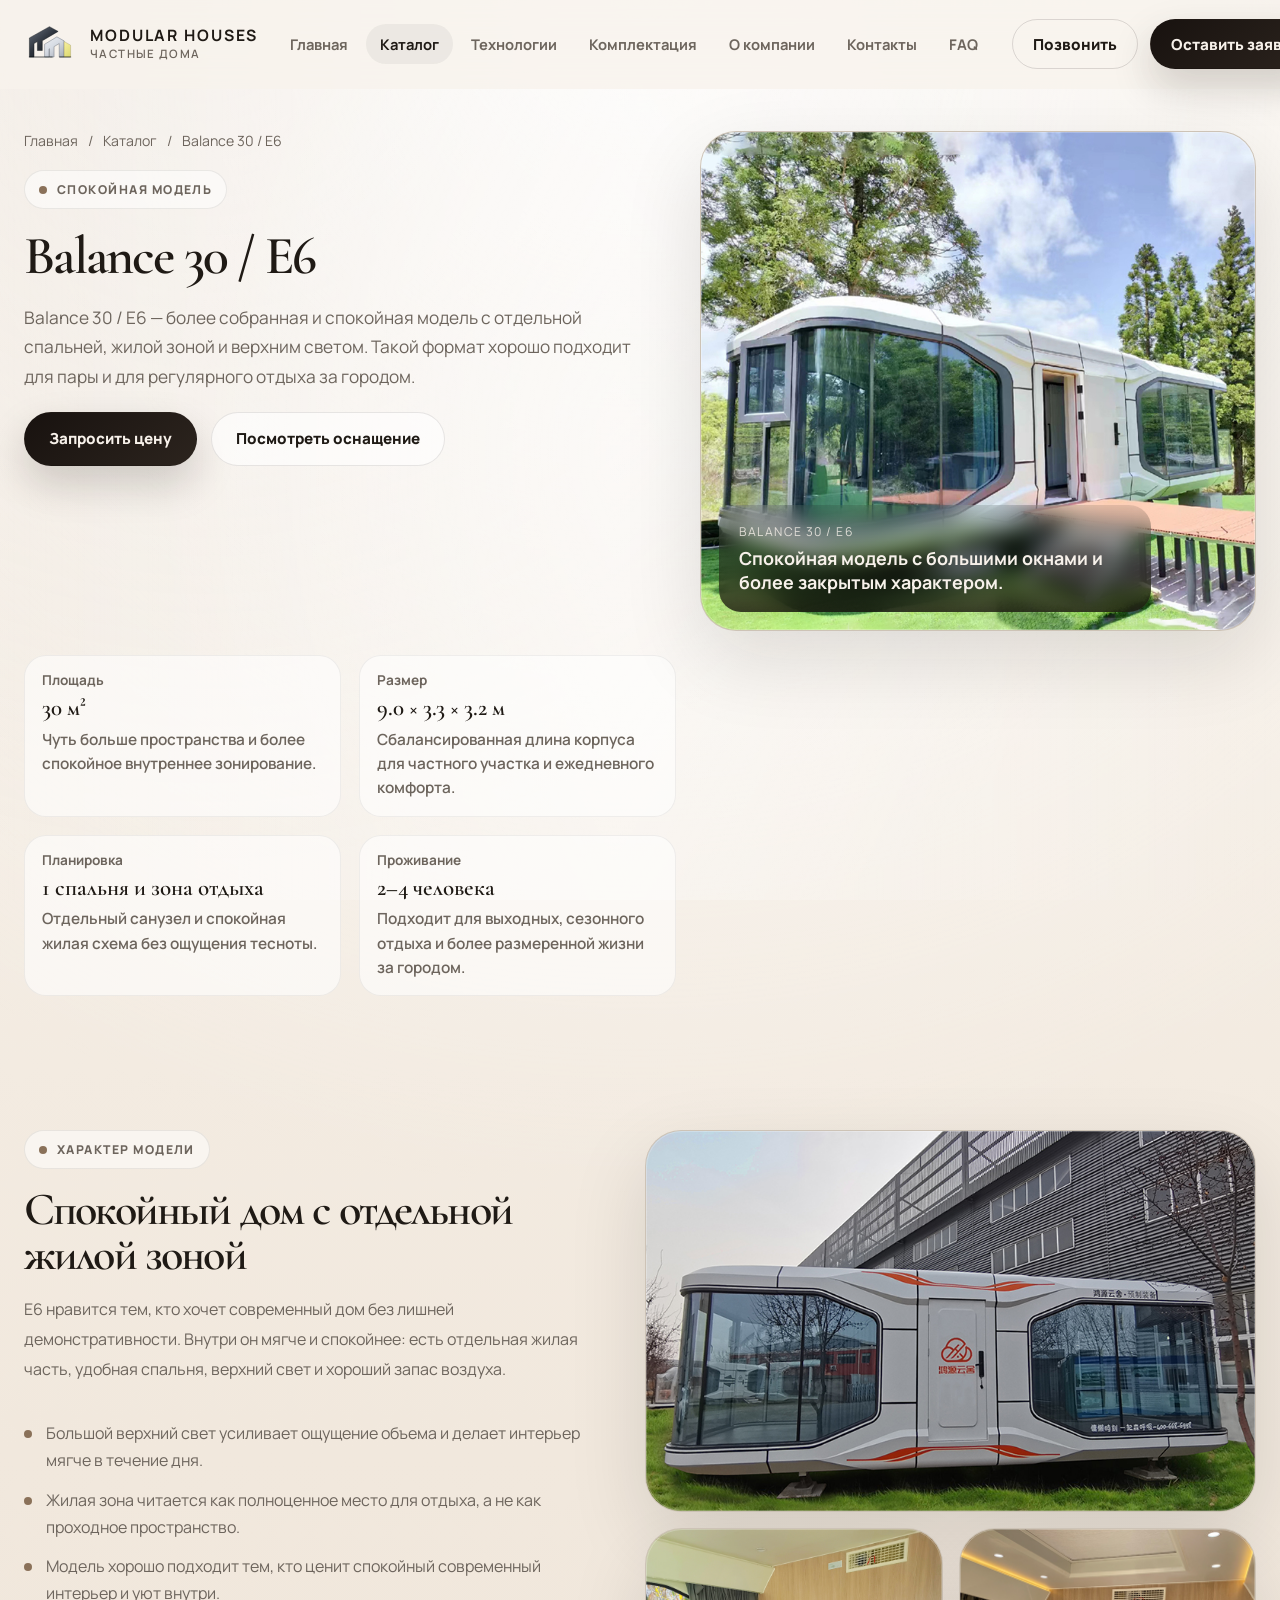
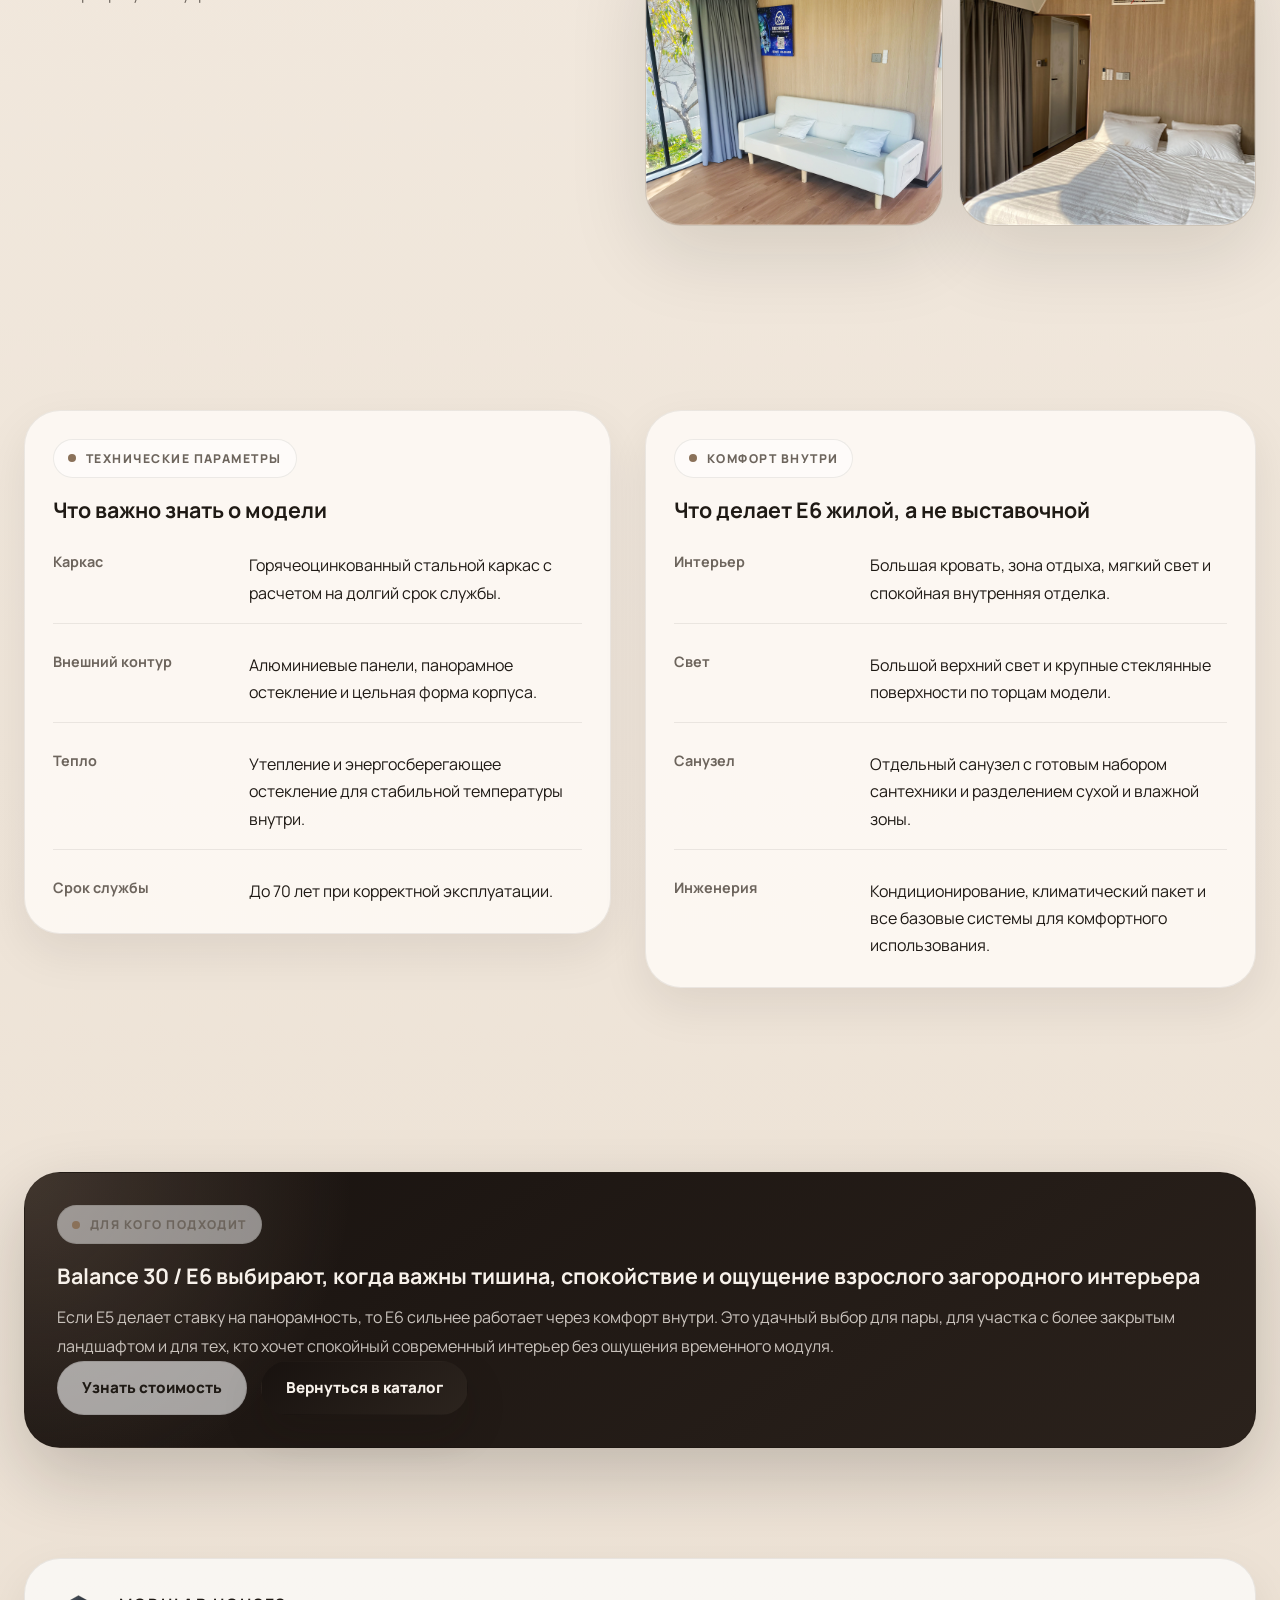
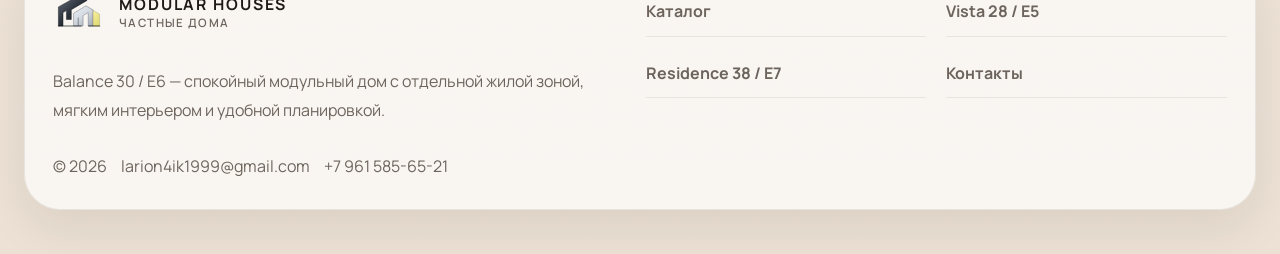
<file: model-duo36.html>
<!doctype html>
<html lang="ru">
  <head>
    <meta charset="UTF-8" />
    <meta name="viewport" content="width=device-width, initial-scale=1.0" />
    <meta
      name="description"
      content="Balance 30 / E6 — модульный дом 30 м² с отдельной спальней, зоной отдыха, верхним светом и спокойным характером для частного участка."
    />
    <title>Balance 30 / E6 — Modular Houses</title>
    <link rel="icon" href="./assets/favicon.svg" type="image/svg+xml" />
    <link rel="stylesheet" href="./styles.css" />
    <script src="./main.js" defer></script>
  </head>
  <body>
    <div class="site-shell">
      <header class="site-header">
        <div class="container header-inner">
          <a class="brand" href="./index.html" aria-label="Modular Houses">
            <span class="brand-mark">MH</span>
            <span class="brand-copy">
              <strong>Modular Houses</strong>
              <span>Частные дома</span>
            </span>
          </a>
          <button class="menu-toggle" type="button" aria-expanded="false" aria-label="Открыть меню">
            <span></span>
          </button>
          <div class="nav-wrap">
            <nav class="site-nav">
              <a href="./index.html">Главная</a>
              <a class="is-active" href="./catalog.html">Каталог</a>
              <a href="./technologies.html">Технологии</a>
              <a href="./complectation.html">Комплектация</a>
              <a href="./about.html">О компании</a>
              <a href="./contacts.html">Контакты</a>
              <a href="./faq.html">FAQ</a>
            </nav>
            <div class="header-actions">
              <button class="btn btn--line" type="button" data-copy-phone="+7 961 585-65-21">Позвонить</button>
              <a class="btn btn--dark" href="./contacts.html">Оставить заявку</a>
            </div>
          </div>
        </div>
      </header>

      <main>
        <section class="page-hero">
          <div class="container detail-hero">
            <div class="detail-copy" data-reveal>
              <div class="breadcrumbs">
                <span><a href="./index.html">Главная</a></span>
                <span><a href="./catalog.html">Каталог</a></span>
                <span>Balance 30 / E6</span>
              </div>
              <span class="eyebrow">Спокойная модель</span>
              <h1 class="page-title">Balance 30 / E6</h1>
              <p class="lead">
                Balance 30 / E6 — более собранная и спокойная модель с отдельной спальней, жилой зоной и верхним
                светом. Такой формат хорошо подходит для пары и для регулярного отдыха за городом.
              </p>
              <div class="hero-actions">
                <a class="btn btn--dark" href="./contacts.html">Запросить цену</a>
                <a class="btn btn--light" href="./complectation.html">Посмотреть оснащение</a>
              </div>
            </div>

            <div class="detail-media" data-reveal>
              <figure class="image-frame image-frame--hero image-focus-center-low">
                <img src="./assets/images/1731392022726-11.jpg" alt="Balance 30 / E6 на участке" />
                <figcaption class="image-overlay">
                  <span>Balance 30 / E6</span>
                  <strong>Спокойная модель с большими окнами и более закрытым характером.</strong>
                </figcaption>
              </figure>
            </div>

            <div class="fact-grid">
              <article class="fact-card">
                <em>Площадь</em>
                <strong>30 м²</strong>
                <span>Чуть больше пространства и более спокойное внутреннее зонирование.</span>
              </article>
              <article class="fact-card">
                <em>Размер</em>
                <strong>9.0 × 3.3 × 3.2 м</strong>
                <span>Сбалансированная длина корпуса для частного участка и ежедневного комфорта.</span>
              </article>
              <article class="fact-card">
                <em>Планировка</em>
                <strong>1 спальня и зона отдыха</strong>
                <span>Отдельный санузел и спокойная жилая схема без ощущения тесноты.</span>
              </article>
              <article class="fact-card">
                <em>Проживание</em>
                <strong>2–4 человека</strong>
                <span>Подходит для выходных, сезонного отдыха и более размеренной жизни за городом.</span>
              </article>
            </div>
          </div>
        </section>

        <section class="section section--tight">
          <div class="container editorial-grid">
            <div class="editorial-copy" data-reveal>
              <span class="eyebrow">Характер модели</span>
              <h2>Спокойный дом с отдельной жилой зоной</h2>
              <p>
                E6 нравится тем, кто хочет современный дом без лишней демонстративности. Внутри он мягче и спокойнее:
                есть отдельная жилая часть, удобная спальня, верхний свет и хороший запас воздуха.
              </p>
              <ul class="bullet-list">
                <li>Большой верхний свет усиливает ощущение объема и делает интерьер мягче в течение дня.</li>
                <li>Жилая зона читается как полноценное место для отдыха, а не как проходное пространство.</li>
                <li>Модель хорошо подходит тем, кто ценит спокойный современный интерьер и уют внутри.</li>
              </ul>
            </div>

            <div class="photo-stack" data-reveal>
              <figure class="image-frame">
                <img src="./assets/images/1731379178248-e6.jpg" alt="Внешний вид модели E6" />
              </figure>
              <figure class="image-frame">
                <img src="./assets/images/1731381618958-e6.jpg" alt="Лаунж-зона модели E6" />
              </figure>
              <figure class="image-frame">
                <img src="./assets/images/1741327714382-e6.jpg" alt="Спальня модели E6" />
              </figure>
            </div>
          </div>
        </section>

        <section class="section">
          <div class="container detail-grid">
            <article class="spec-card" data-reveal>
              <span class="eyebrow">Технические параметры</span>
              <h3>Что важно знать о модели</h3>
              <div class="spec-list">
                <div class="spec-row">
                  <strong>Каркас</strong>
                  <span>Горячеоцинкованный стальной каркас с расчетом на долгий срок службы.</span>
                </div>
                <div class="spec-row">
                  <strong>Внешний контур</strong>
                  <span>Алюминиевые панели, панорамное остекление и цельная форма корпуса.</span>
                </div>
                <div class="spec-row">
                  <strong>Тепло</strong>
                  <span>Утепление и энергосберегающее остекление для стабильной температуры внутри.</span>
                </div>
                <div class="spec-row">
                  <strong>Срок службы</strong>
                  <span>До 70 лет при корректной эксплуатации.</span>
                </div>
              </div>
            </article>

            <article class="spec-card" data-reveal>
              <span class="eyebrow">Комфорт внутри</span>
              <h3>Что делает E6 жилой, а не выставочной</h3>
              <div class="spec-list">
                <div class="spec-row">
                  <strong>Интерьер</strong>
                  <span>Большая кровать, зона отдыха, мягкий свет и спокойная внутренняя отделка.</span>
                </div>
                <div class="spec-row">
                  <strong>Свет</strong>
                  <span>Большой верхний свет и крупные стеклянные поверхности по торцам модели.</span>
                </div>
                <div class="spec-row">
                  <strong>Санузел</strong>
                  <span>Отдельный санузел с готовым набором сантехники и разделением сухой и влажной зоны.</span>
                </div>
                <div class="spec-row">
                  <strong>Инженерия</strong>
                  <span>Кондиционирование, климатический пакет и все базовые системы для комфортного использования.</span>
                </div>
              </div>
            </article>
          </div>
        </section>

        <section class="section section--tight">
          <div class="container">
            <div class="cta-panel" data-reveal>
              <span class="eyebrow">Для кого подходит</span>
              <h3>Balance 30 / E6 выбирают, когда важны тишина, спокойствие и ощущение взрослого загородного интерьера</h3>
              <p>
                Если E5 делает ставку на панорамность, то E6 сильнее работает через комфорт внутри. Это удачный
                выбор для пары, для участка с более закрытым ландшафтом и для тех, кто хочет спокойный современный
                интерьер без ощущения временного модуля.
              </p>
              <div class="hero-actions">
                <a class="btn btn--light" href="./contacts.html">Узнать стоимость</a>
                <a class="btn btn--dark" href="./catalog.html">Вернуться в каталог</a>
              </div>
            </div>
          </div>
        </section>
      </main>

      <footer class="site-footer">
        <div class="container footer-grid">
          <div class="footer-copy">
            <a class="brand" href="./index.html">
              <span class="brand-mark">MH</span>
              <span class="brand-copy">
                <strong>Modular Houses</strong>
                <span>Частные дома</span>
              </span>
            </a>
            <p>Balance 30 / E6 — спокойный модульный дом с отдельной жилой зоной, мягким интерьером и удобной планировкой.</p>
            <div class="footer-meta">
              <span>© <span data-current-year></span></span>
              <span><a href="mailto:larion4ik1999@gmail.com">larion4ik1999@gmail.com</a></span>
              <span><a href="tel:+79615856521">+7 961 585-65-21</a></span>
            </div>
          </div>

          <div class="footer-links">
            <a href="./catalog.html">Каталог</a>
            <a href="./model-base18.html">Vista 28 / E5</a>
            <a href="./model-family54.html">Residence 38 / E7</a>
            <a href="./contacts.html">Контакты</a>
          </div>
        </div>
      </footer>
    </div>
  </body>
</html>
</file>
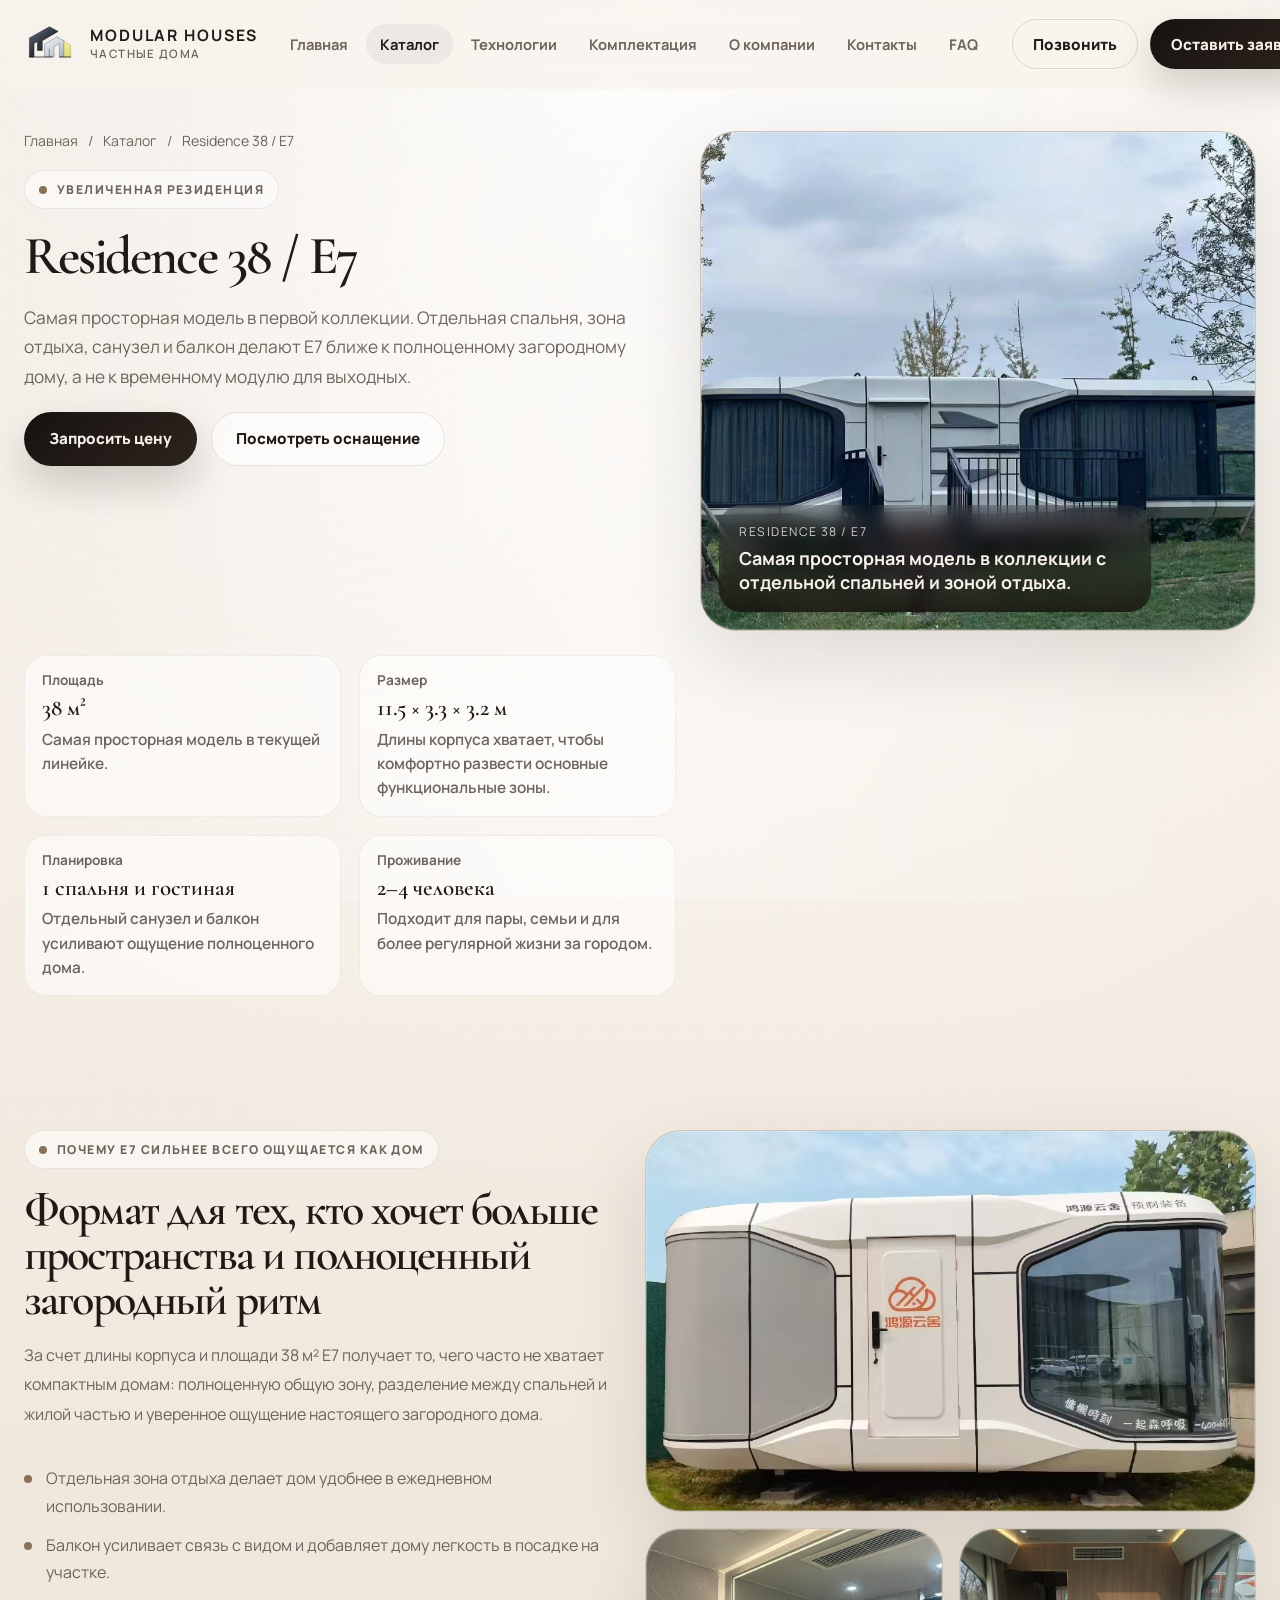
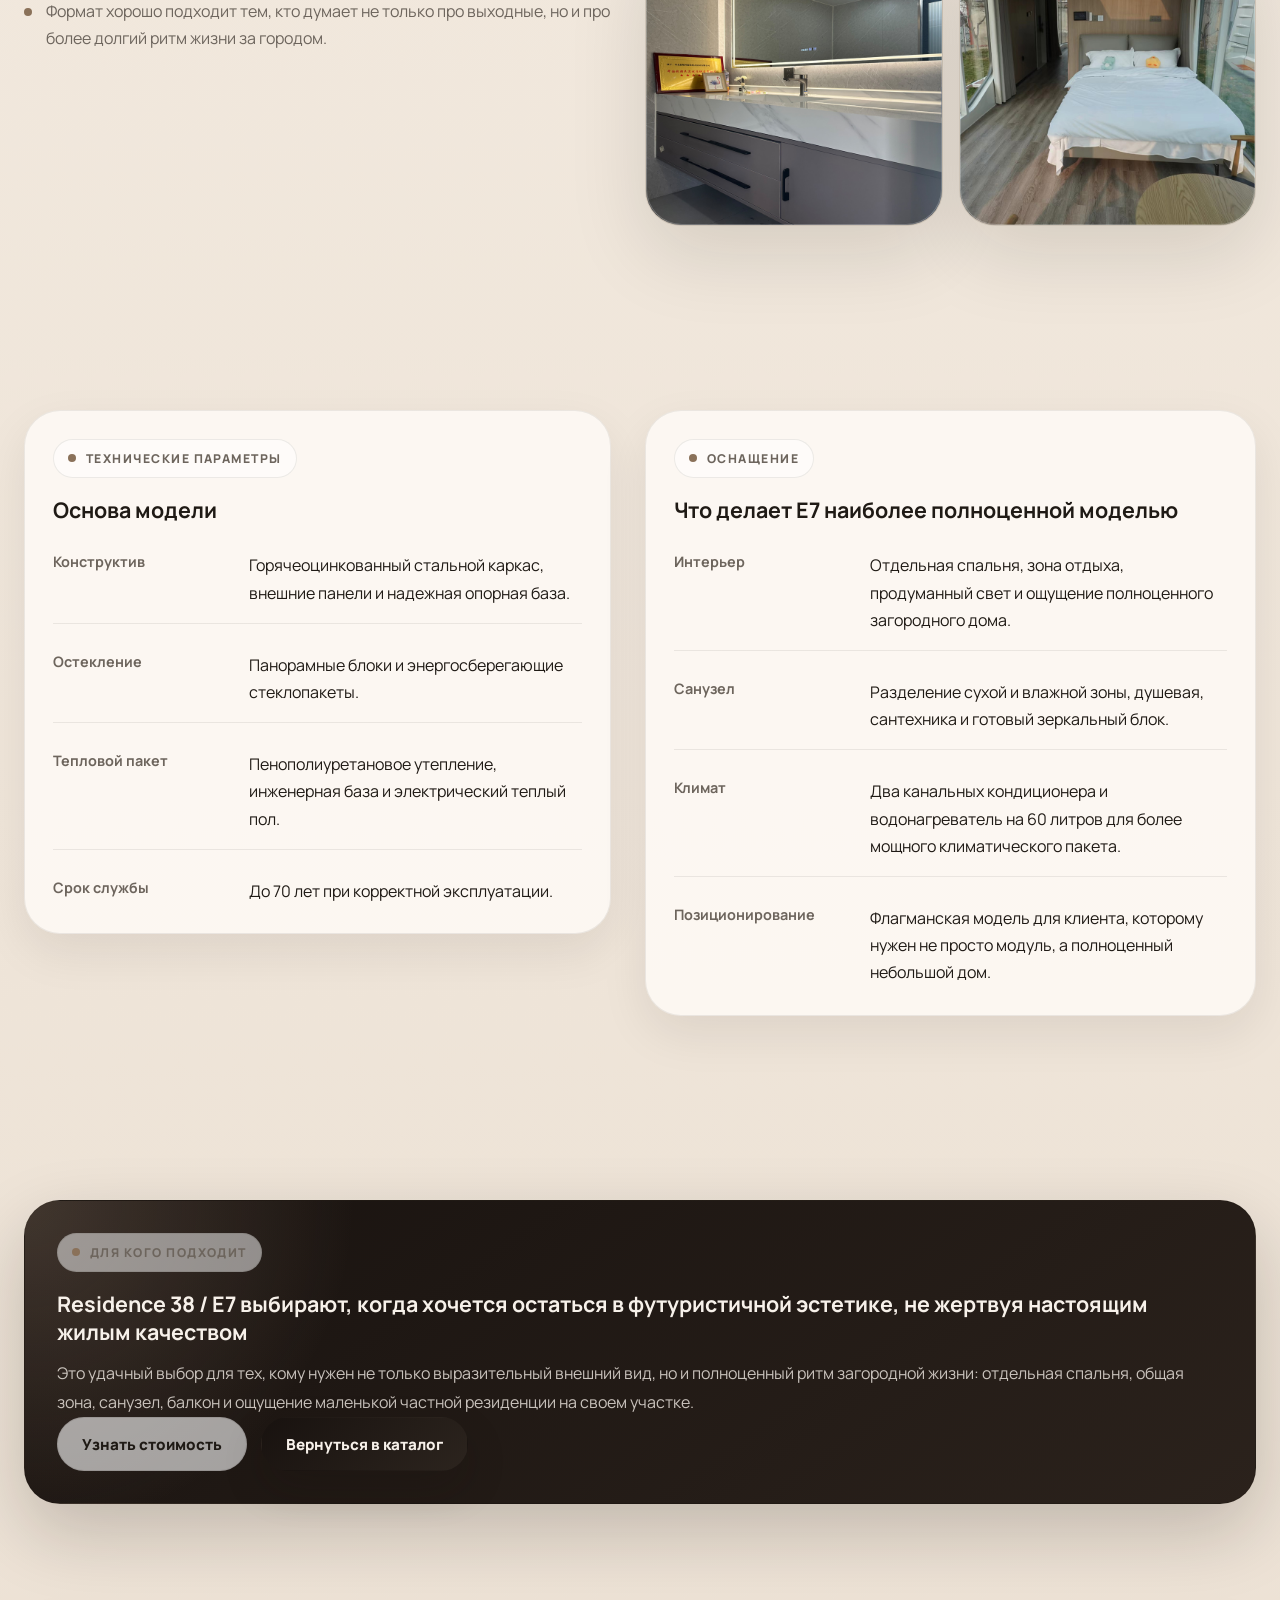
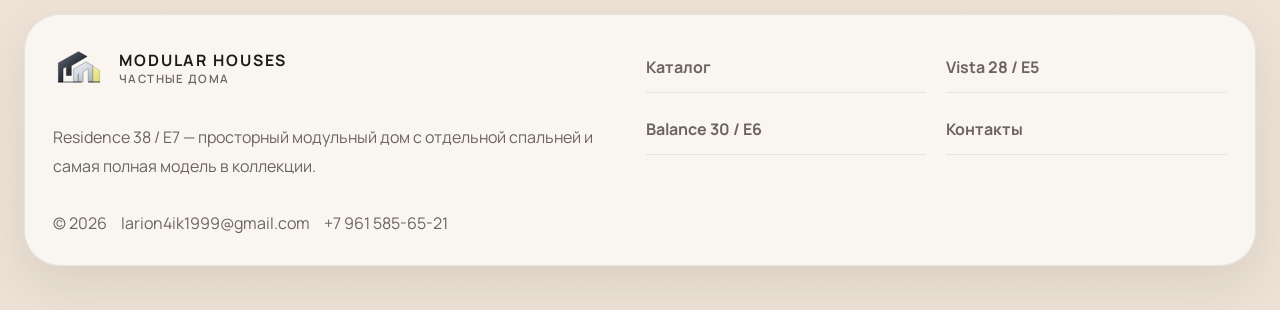
<file: model-family54.html>
<!doctype html>
<html lang="ru">
  <head>
    <meta charset="UTF-8" />
    <meta name="viewport" content="width=device-width, initial-scale=1.0" />
    <meta
      name="description"
      content="Residence 38 / E7 — просторный модульный дом 38 м² с отдельной спальней, зоной отдыха, балконом и комфортом для регулярной жизни за городом."
    />
    <title>Residence 38 / E7 — Modular Houses</title>
    <link rel="icon" href="./assets/favicon.svg" type="image/svg+xml" />
    <link rel="stylesheet" href="./styles.css" />
    <script src="./main.js" defer></script>
  </head>
  <body>
    <div class="site-shell">
      <header class="site-header">
        <div class="container header-inner">
          <a class="brand" href="./index.html" aria-label="Modular Houses">
            <span class="brand-mark">MH</span>
            <span class="brand-copy">
              <strong>Modular Houses</strong>
              <span>Частные дома</span>
            </span>
          </a>
          <button class="menu-toggle" type="button" aria-expanded="false" aria-label="Открыть меню">
            <span></span>
          </button>
          <div class="nav-wrap">
            <nav class="site-nav">
              <a href="./index.html">Главная</a>
              <a class="is-active" href="./catalog.html">Каталог</a>
              <a href="./technologies.html">Технологии</a>
              <a href="./complectation.html">Комплектация</a>
              <a href="./about.html">О компании</a>
              <a href="./contacts.html">Контакты</a>
              <a href="./faq.html">FAQ</a>
            </nav>
            <div class="header-actions">
              <button class="btn btn--line" type="button" data-copy-phone="+7 961 585-65-21">Позвонить</button>
              <a class="btn btn--dark" href="./contacts.html">Оставить заявку</a>
            </div>
          </div>
        </div>
      </header>

      <main>
        <section class="page-hero">
          <div class="container detail-hero">
            <div class="detail-copy" data-reveal>
              <div class="breadcrumbs">
                <span><a href="./index.html">Главная</a></span>
                <span><a href="./catalog.html">Каталог</a></span>
                <span>Residence 38 / E7</span>
              </div>
              <span class="eyebrow">Увеличенная резиденция</span>
              <h1 class="page-title">Residence 38 / E7</h1>
              <p class="lead">
                Самая просторная модель в первой коллекции. Отдельная спальня, зона отдыха, санузел и балкон делают
                E7 ближе к полноценному загородному дому, а не к временному модулю для выходных.
              </p>
              <div class="hero-actions">
                <a class="btn btn--dark" href="./contacts.html">Запросить цену</a>
                <a class="btn btn--light" href="./complectation.html">Посмотреть оснащение</a>
              </div>
            </div>

            <div class="detail-media" data-reveal>
              <figure class="image-frame image-frame--hero image-focus-center-low">
                <img src="./assets/images/1741221072667-ea02fdfe8619896848ca5c309c2e159.jpg" alt="Residence 38 / E7 на природе" />
                <figcaption class="image-overlay">
                  <span>Residence 38 / E7</span>
                  <strong>Самая просторная модель в коллекции с отдельной спальней и зоной отдыха.</strong>
                </figcaption>
              </figure>
            </div>

            <div class="fact-grid">
              <article class="fact-card">
                <em>Площадь</em>
                <strong>38 м²</strong>
                <span>Самая просторная модель в текущей линейке.</span>
              </article>
              <article class="fact-card">
                <em>Размер</em>
                <strong>11.5 × 3.3 × 3.2 м</strong>
                <span>Длины корпуса хватает, чтобы комфортно развести основные функциональные зоны.</span>
              </article>
              <article class="fact-card">
                <em>Планировка</em>
                <strong>1 спальня и гостиная</strong>
                <span>Отдельный санузел и балкон усиливают ощущение полноценного дома.</span>
              </article>
              <article class="fact-card">
                <em>Проживание</em>
                <strong>2–4 человека</strong>
                <span>Подходит для пары, семьи и для более регулярной жизни за городом.</span>
              </article>
            </div>
          </div>
        </section>

        <section class="section section--tight">
          <div class="container editorial-grid">
            <div class="editorial-copy" data-reveal>
              <span class="eyebrow">Почему E7 сильнее всего ощущается как дом</span>
              <h2>Формат для тех, кто хочет больше пространства и полноценный загородный ритм</h2>
              <p>
                За счет длины корпуса и площади 38 м² E7 получает то, чего часто не хватает компактным домам:
                полноценную общую зону, разделение между спальней и жилой частью и уверенное ощущение настоящего
                загородного дома.
              </p>
              <ul class="bullet-list">
                <li>Отдельная зона отдыха делает дом удобнее в ежедневном использовании.</li>
                <li>Балкон усиливает связь с видом и добавляет дому легкость в посадке на участке.</li>
                <li>Формат хорошо подходит тем, кто думает не только про выходные, но и про более долгий ритм жизни за городом.</li>
              </ul>
            </div>

            <div class="photo-stack" data-reveal>
              <figure class="image-frame">
                <img src="./assets/images/source-refresh/1723605238424-20240814111315.jpg" alt="Residence 38 / E7 сбоку" />
              </figure>
              <figure class="image-frame">
                <img src="./assets/images/1741325571252-2e7.jpg" alt="Ванная комната модели E7" />
              </figure>
              <figure class="image-frame">
                <img src="./assets/images/source-refresh/1723206489213-a-e7-02-4.jpg" alt="Спальня модели E7" />
              </figure>
            </div>
          </div>
        </section>

        <section class="section">
          <div class="container detail-grid">
            <article class="spec-card" data-reveal>
              <span class="eyebrow">Технические параметры</span>
              <h3>Основа модели</h3>
              <div class="spec-list">
                <div class="spec-row">
                  <strong>Конструктив</strong>
                  <span>Горячеоцинкованный стальной каркас, внешние панели и надежная опорная база.</span>
                </div>
                <div class="spec-row">
                  <strong>Остекление</strong>
                  <span>Панорамные блоки и энергосберегающие стеклопакеты.</span>
                </div>
                <div class="spec-row">
                  <strong>Тепловой пакет</strong>
                  <span>Пенополиуретановое утепление, инженерная база и электрический теплый пол.</span>
                </div>
                <div class="spec-row">
                  <strong>Срок службы</strong>
                  <span>До 70 лет при корректной эксплуатации.</span>
                </div>
              </div>
            </article>

            <article class="spec-card" data-reveal>
              <span class="eyebrow">Оснащение</span>
              <h3>Что делает E7 наиболее полноценной моделью</h3>
              <div class="spec-list">
                <div class="spec-row">
                  <strong>Интерьер</strong>
                  <span>Отдельная спальня, зона отдыха, продуманный свет и ощущение полноценного загородного дома.</span>
                </div>
                <div class="spec-row">
                  <strong>Санузел</strong>
                  <span>Разделение сухой и влажной зоны, душевая, сантехника и готовый зеркальный блок.</span>
                </div>
                <div class="spec-row">
                  <strong>Климат</strong>
                  <span>Два канальных кондиционера и водонагреватель на 60 литров для более мощного климатического пакета.</span>
                </div>
                <div class="spec-row">
                  <strong>Позиционирование</strong>
                  <span>Флагманская модель для клиента, которому нужен не просто модуль, а полноценный небольшой дом.</span>
                </div>
              </div>
            </article>
          </div>
        </section>

        <section class="section section--tight">
          <div class="container">
            <div class="cta-panel" data-reveal>
              <span class="eyebrow">Для кого подходит</span>
              <h3>Residence 38 / E7 выбирают, когда хочется остаться в футуристичной эстетике, не жертвуя настоящим жилым качеством</h3>
              <p>
                Это удачный выбор для тех, кому нужен не только выразительный внешний вид, но и полноценный ритм
                загородной жизни: отдельная спальня, общая зона, санузел, балкон и ощущение маленькой частной
                резиденции на своем участке.
              </p>
              <div class="hero-actions">
                <a class="btn btn--light" href="./contacts.html">Узнать стоимость</a>
                <a class="btn btn--dark" href="./catalog.html">Вернуться в каталог</a>
              </div>
            </div>
          </div>
        </section>
      </main>

      <footer class="site-footer">
        <div class="container footer-grid">
          <div class="footer-copy">
            <a class="brand" href="./index.html">
              <span class="brand-mark">MH</span>
              <span class="brand-copy">
                <strong>Modular Houses</strong>
                <span>Частные дома</span>
              </span>
            </a>
            <p>Residence 38 / E7 — просторный модульный дом с отдельной спальней и самая полная модель в коллекции.</p>
            <div class="footer-meta">
              <span>© <span data-current-year></span></span>
              <span><a href="mailto:larion4ik1999@gmail.com">larion4ik1999@gmail.com</a></span>
              <span><a href="tel:+79615856521">+7 961 585-65-21</a></span>
            </div>
          </div>

          <div class="footer-links">
            <a href="./catalog.html">Каталог</a>
            <a href="./model-base18.html">Vista 28 / E5</a>
            <a href="./model-duo36.html">Balance 30 / E6</a>
            <a href="./contacts.html">Контакты</a>
          </div>
        </div>
      </footer>
    </div>
  </body>
</html>
</file>
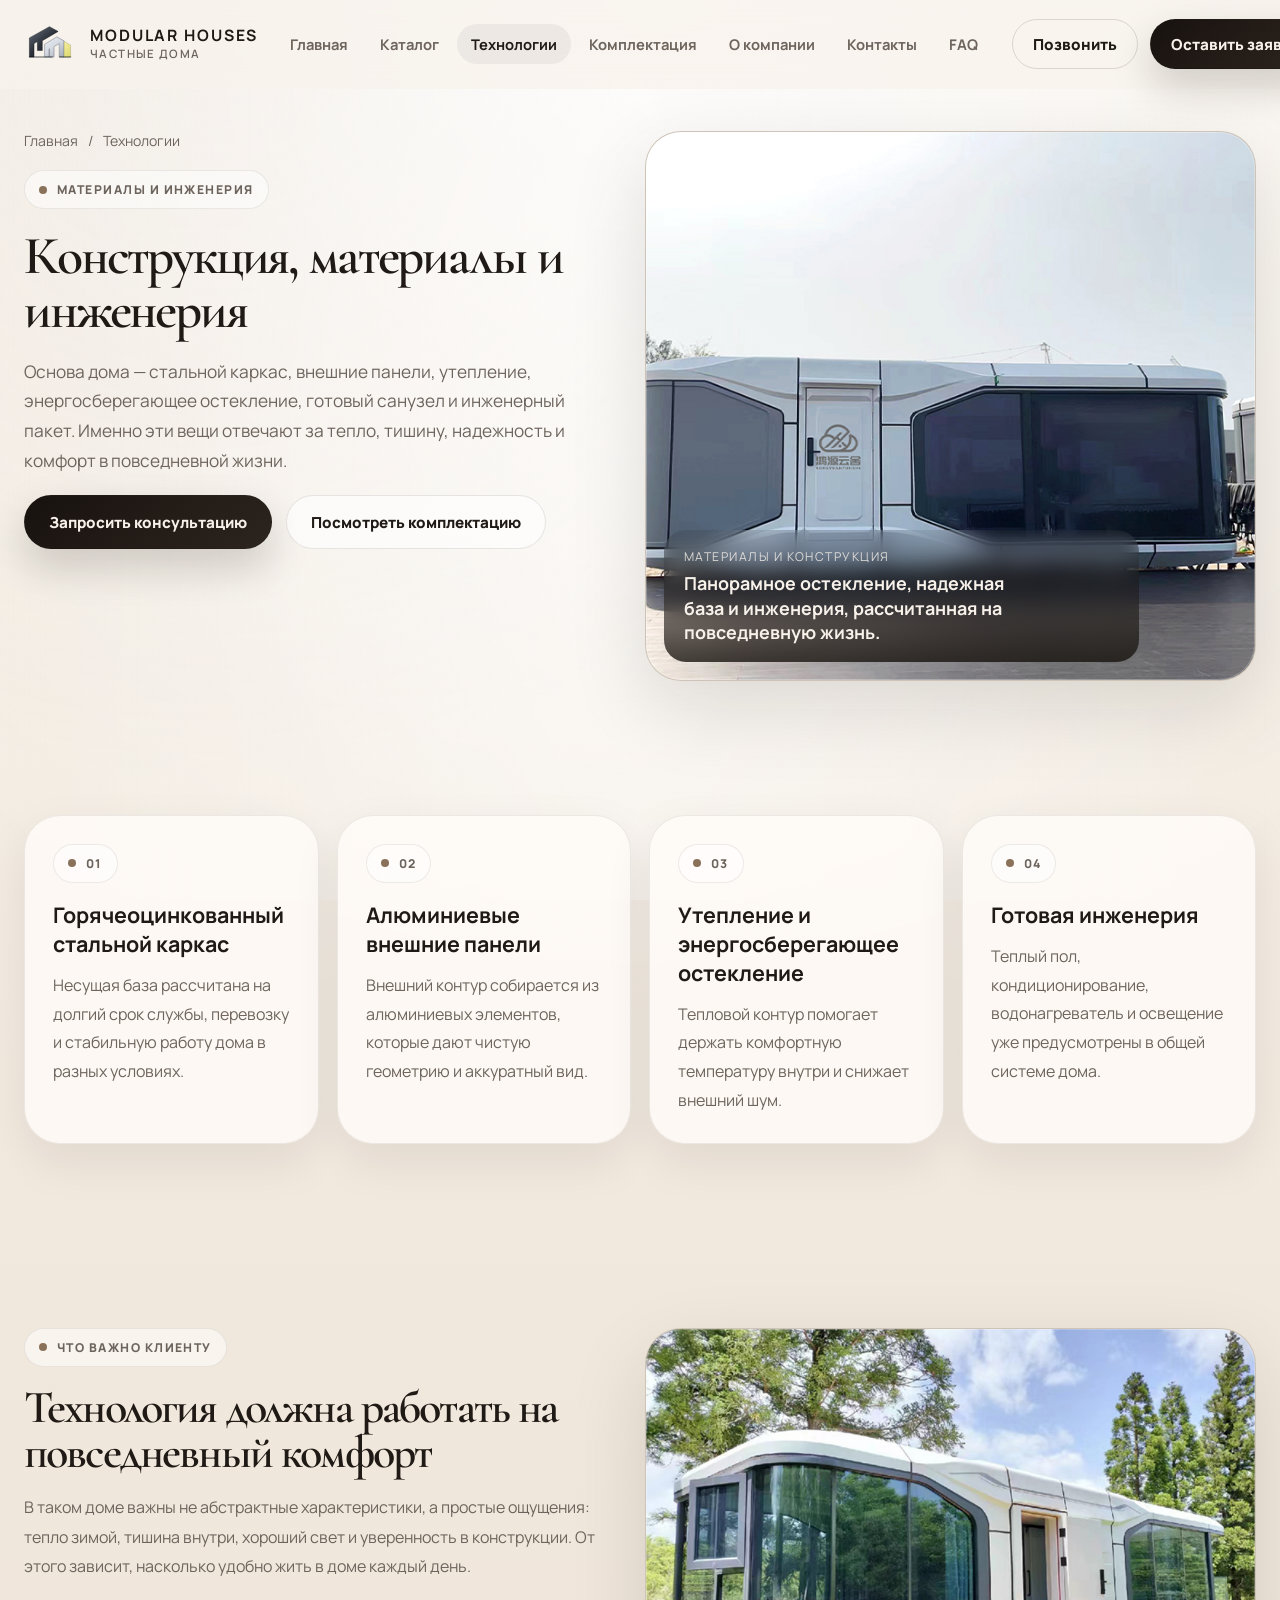
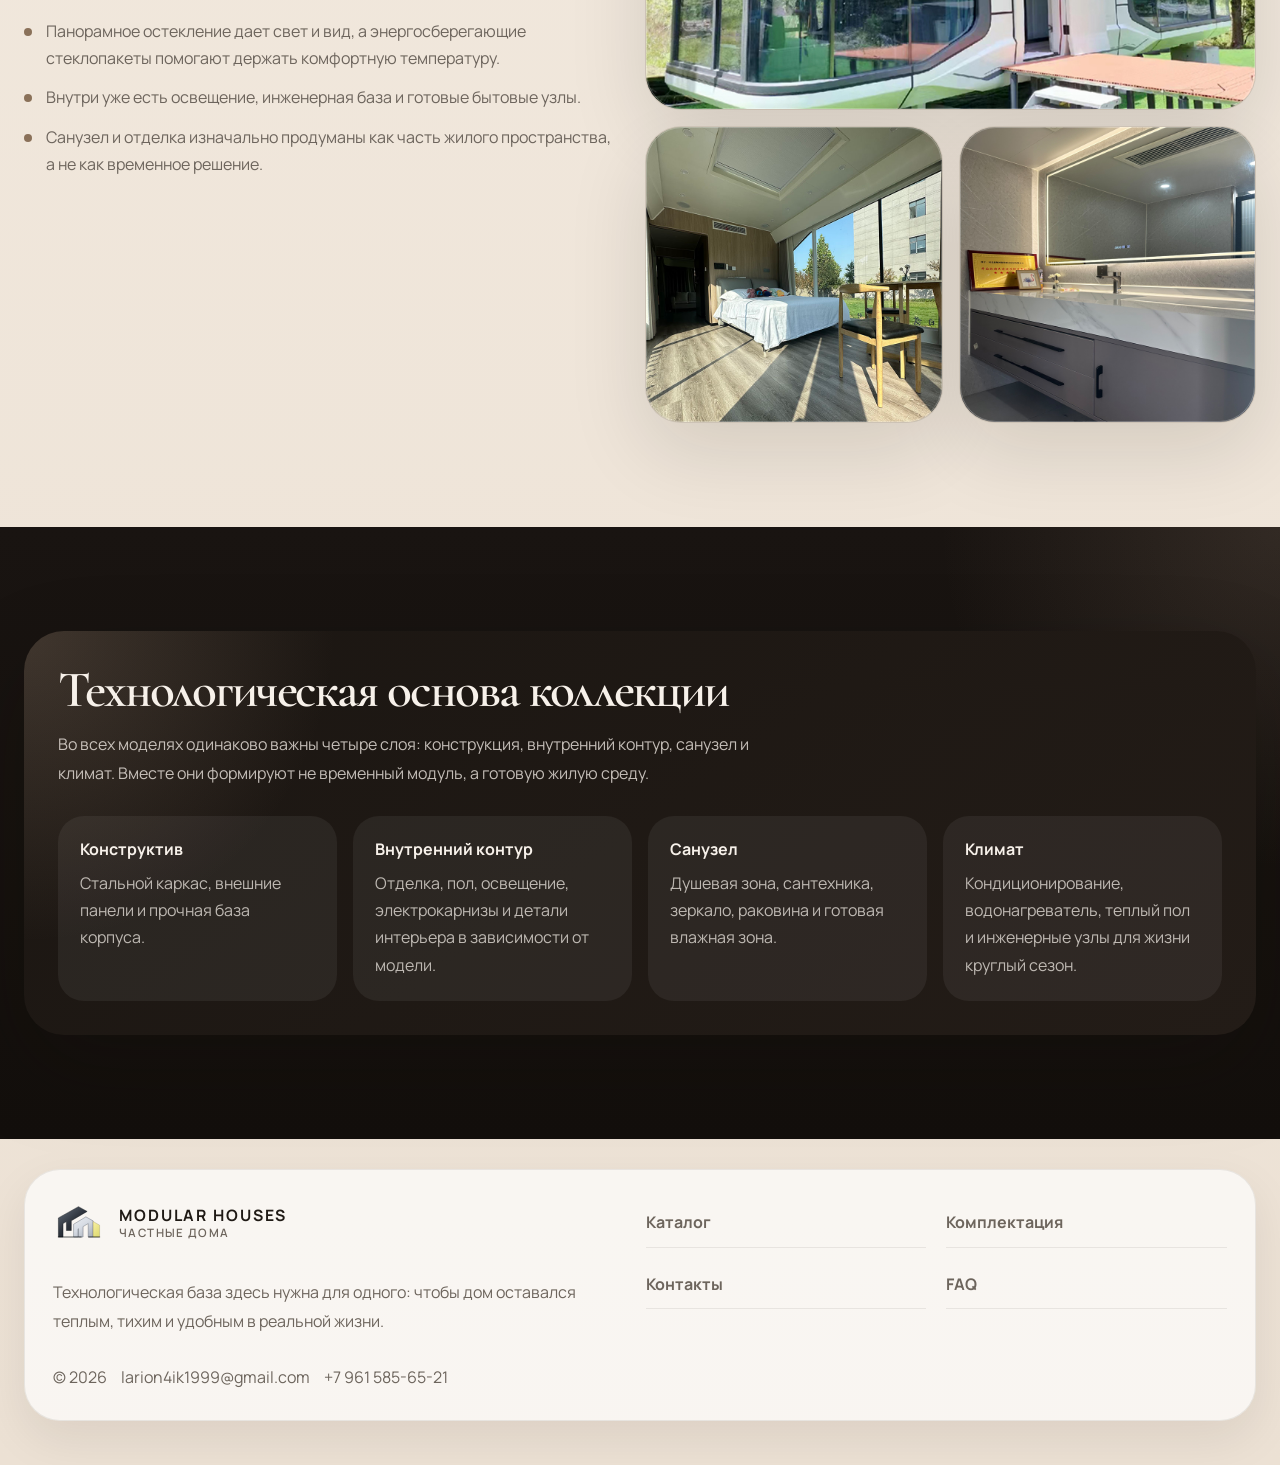
<file: technologies.html>
<!doctype html>
<html lang="ru">
  <head>
    <meta charset="UTF-8" />
    <meta name="viewport" content="width=device-width, initial-scale=1.0" />
    <meta
      name="description"
      content="Технологии Modular Houses: каркас, внешние панели, энергосберегающее остекление, утепление и инженерный комфорт."
    />
    <title>Технологии — Modular Houses</title>
    <link rel="icon" href="./assets/favicon.svg" type="image/svg+xml" />
    <link rel="stylesheet" href="./styles.css" />
    <script src="./main.js" defer></script>
  </head>
  <body>
    <div class="site-shell">
      <header class="site-header">
        <div class="container header-inner">
          <a class="brand" href="./index.html" aria-label="Modular Houses">
            <span class="brand-mark">MH</span>
            <span class="brand-copy">
              <strong>Modular Houses</strong>
              <span>Частные дома</span>
            </span>
          </a>
          <button class="menu-toggle" type="button" aria-expanded="false" aria-label="Открыть меню">
            <span></span>
          </button>
          <div class="nav-wrap">
            <nav class="site-nav">
              <a href="./index.html">Главная</a>
              <a href="./catalog.html">Каталог</a>
              <a class="is-active" href="./technologies.html">Технологии</a>
              <a href="./complectation.html">Комплектация</a>
              <a href="./about.html">О компании</a>
              <a href="./contacts.html">Контакты</a>
              <a href="./faq.html">FAQ</a>
            </nav>
            <div class="header-actions">
              <button class="btn btn--line" type="button" data-copy-phone="+7 961 585-65-21">Позвонить</button>
              <a class="btn btn--dark" href="./contacts.html">Оставить заявку</a>
            </div>
          </div>
        </div>
      </header>

      <main>
        <section class="page-hero">
          <div class="container hero-grid">
            <div class="hero-copy" data-reveal>
              <div class="breadcrumbs">
                <span><a href="./index.html">Главная</a></span>
                <span>Технологии</span>
              </div>
              <span class="eyebrow">Материалы и инженерия</span>
              <h1 class="page-title">Конструкция, материалы и инженерия</h1>
              <p class="lead">
                Основа дома — стальной каркас, внешние панели, утепление, энергосберегающее остекление, готовый
                санузел и инженерный пакет. Именно эти вещи отвечают за тепло, тишину, надежность и комфорт в
                повседневной жизни.
              </p>
              <div class="hero-actions">
                <a class="btn btn--dark" href="./contacts.html">Запросить консультацию</a>
                <a class="btn btn--light" href="./complectation.html">Посмотреть комплектацию</a>
              </div>
            </div>

            <div class="hero-media" data-reveal>
              <figure class="image-frame image-frame--hero image-focus-center-low">
                <img src="./assets/images/1741331810477-95221144.jpg" alt="Корпус модульного дома в боковом ракурсе" />
                <figcaption class="image-overlay">
                  <span>Материалы и конструкция</span>
                  <strong>Панорамное остекление, надежная база и инженерия, рассчитанная на повседневную жизнь.</strong>
                </figcaption>
              </figure>
            </div>
          </div>
        </section>

        <section class="section section--tight">
          <div class="container">
            <div class="feature-grid">
              <article class="feature-card" data-reveal>
                <span class="eyebrow">01</span>
                <h3>Горячеоцинкованный стальной каркас</h3>
                <p>Несущая база рассчитана на долгий срок службы, перевозку и стабильную работу дома в разных условиях.</p>
              </article>
              <article class="feature-card" data-reveal>
                <span class="eyebrow">02</span>
                <h3>Алюминиевые внешние панели</h3>
                <p>Внешний контур собирается из алюминиевых элементов, которые дают чистую геометрию и аккуратный вид.</p>
              </article>
              <article class="feature-card" data-reveal>
                <span class="eyebrow">03</span>
                <h3>Утепление и энергосберегающее остекление</h3>
                <p>Тепловой контур помогает держать комфортную температуру внутри и снижает внешний шум.</p>
              </article>
              <article class="feature-card" data-reveal>
                <span class="eyebrow">04</span>
                <h3>Готовая инженерия</h3>
                <p>Теплый пол, кондиционирование, водонагреватель и освещение уже предусмотрены в общей системе дома.</p>
              </article>
            </div>
          </div>
        </section>

        <section class="section">
          <div class="container editorial-grid">
            <div class="editorial-copy" data-reveal>
              <span class="eyebrow">Что важно клиенту</span>
              <h2>Технология должна работать на повседневный комфорт</h2>
              <p>
                В таком доме важны не абстрактные характеристики, а простые ощущения: тепло зимой, тишина внутри,
                хороший свет и уверенность в конструкции. От этого зависит, насколько удобно жить в доме каждый день.
              </p>
              <ul class="bullet-list">
                <li>Панорамное остекление дает свет и вид, а энергосберегающие стеклопакеты помогают держать комфортную температуру.</li>
                <li>Внутри уже есть освещение, инженерная база и готовые бытовые узлы.</li>
                <li>Санузел и отделка изначально продуманы как часть жилого пространства, а не как временное решение.</li>
              </ul>
            </div>

            <div class="photo-stack" data-reveal>
              <figure class="image-frame">
                <img src="./assets/images/1731392022726-11.jpg" alt="Дом на участке среди деревьев" />
              </figure>
              <figure class="image-frame">
                <img src="./assets/images/source-refresh/1726647369386-6.jpg" alt="Спальня с большим окном" />
              </figure>
              <figure class="image-frame">
                <img src="./assets/images/1741325571252-2e7.jpg" alt="Ванная комната модели E7" />
              </figure>
            </div>
          </div>
        </section>

        <section class="section section--dark">
          <div class="container">
            <div class="dark-panel" data-reveal>
              <h2>Технологическая основа коллекции</h2>
              <p>
                Во всех моделях одинаково важны четыре слоя: конструкция, внутренний контур, санузел и климат.
                Вместе они формируют не временный модуль, а готовую жилую среду.
              </p>

              <div class="dark-grid">
                <article class="dark-item">
                  <strong>Конструктив</strong>
                  <span>Стальной каркас, внешние панели и прочная база корпуса.</span>
                </article>
                <article class="dark-item">
                  <strong>Внутренний контур</strong>
                  <span>Отделка, пол, освещение, электрокарнизы и детали интерьера в зависимости от модели.</span>
                </article>
                <article class="dark-item">
                  <strong>Санузел</strong>
                  <span>Душевая зона, сантехника, зеркало, раковина и готовая влажная зона.</span>
                </article>
                <article class="dark-item">
                  <strong>Климат</strong>
                  <span>Кондиционирование, водонагреватель, теплый пол и инженерные узлы для жизни круглый сезон.</span>
                </article>
              </div>
            </div>
          </div>
        </section>
      </main>

      <footer class="site-footer">
        <div class="container footer-grid">
          <div class="footer-copy">
            <a class="brand" href="./index.html">
              <span class="brand-mark">MH</span>
              <span class="brand-copy">
                <strong>Modular Houses</strong>
                <span>Частные дома</span>
              </span>
            </a>
            <p>Технологическая база здесь нужна для одного: чтобы дом оставался теплым, тихим и удобным в реальной жизни.</p>
            <div class="footer-meta">
              <span>© <span data-current-year></span></span>
              <span><a href="mailto:larion4ik1999@gmail.com">larion4ik1999@gmail.com</a></span>
              <span><a href="tel:+79615856521">+7 961 585-65-21</a></span>
            </div>
          </div>

          <div class="footer-links">
            <a href="./catalog.html">Каталог</a>
            <a href="./complectation.html">Комплектация</a>
            <a href="./contacts.html">Контакты</a>
            <a href="./faq.html">FAQ</a>
          </div>
        </div>
      </footer>
    </div>
  </body>
</html>
</file>
<file: styles.css>
@import url("https://fonts.googleapis.com/css2?family=Cormorant+Garamond:wght@500;600;700&family=Manrope:wght@400;500;600;700;800&display=swap");

:root {
  --bg: #f3eee7;
  --bg-strong: #ebe3d8;
  --paper: rgba(255, 252, 248, 0.8);
  --paper-strong: rgba(255, 255, 255, 0.92);
  --line: rgba(31, 26, 21, 0.1);
  --line-strong: rgba(31, 26, 21, 0.18);
  --text: #1f1a15;
  --muted: #6d655d;
  --accent: #8a7159;
  --accent-soft: #b79d87;
  --dark: #171310;
  --dark-soft: #241e19;
  --olive: #5b6455;
  --shadow-lg: 0 28px 80px rgba(20, 15, 10, 0.12);
  --shadow-md: 0 18px 48px rgba(20, 15, 10, 0.08);
  --radius-xl: 36px;
  --radius-lg: 28px;
  --radius-md: 22px;
  --radius-sm: 18px;
  --radius-pill: 999px;
  --container: 1240px;
}

*,
*::before,
*::after {
  box-sizing: border-box;
}

html {
  scroll-behavior: smooth;
  scroll-padding-top: 112px;
}

body {
  margin: 0;
  color: var(--text);
  font-family: "Manrope", sans-serif;
  background:
    radial-gradient(circle at top center, rgba(255, 255, 255, 0.8), transparent 34%),
    radial-gradient(circle at 16% 0%, rgba(183, 157, 135, 0.18), transparent 24%),
    linear-gradient(180deg, #f8f3ec 0%, #f1e8dd 42%, #ece1d4 100%);
  overflow-x: hidden;
}

body.menu-open {
  overflow: hidden;
}

body::before {
  position: fixed;
  inset: 0;
  z-index: -1;
  background:
    linear-gradient(90deg, transparent 0%, rgba(255, 255, 255, 0.45) 48%, transparent 100%),
    radial-gradient(circle at center, rgba(255, 255, 255, 0.35), transparent 62%);
  opacity: 0.7;
  pointer-events: none;
  content: "";
}

img {
  display: block;
  max-width: 100%;
}

figure {
  margin: 0;
}

a {
  color: inherit;
  text-decoration: none;
}

button,
input,
textarea,
select {
  font: inherit;
}

button {
  cursor: pointer;
}

.site-shell {
  min-height: 100vh;
}

.container {
  width: min(100% - 48px, 1360px);
  margin: 0 auto;
}

.site-header {
  position: sticky;
  top: 0;
  z-index: 50;
  border-bottom: 1px solid transparent;
  background: rgba(248, 243, 236, 0.78);
  backdrop-filter: blur(22px);
}

.site-header.is-scrolled {
  border-bottom-color: rgba(31, 26, 21, 0.08);
  background: rgba(248, 243, 236, 0.94);
}

.header-inner {
  display: flex;
  align-items: center;
  justify-content: space-between;
  gap: 18px;
  min-height: 88px;
}

.brand {
  display: inline-flex;
  align-items: center;
  gap: 14px;
  flex: 0 0 auto;
}

.brand-mark {
  width: 52px;
  height: 52px;
  flex: 0 0 52px;
  display: inline-block;
  border-radius: 0;
  background: url("./assets/brand-mark.svg") center/contain no-repeat;
  box-shadow: none;
  font-size: 0;
  line-height: 0;
}

.brand-copy {
  display: grid;
  gap: 2px;
}

.brand-copy strong {
  font-size: 0.98rem;
  line-height: 1.04;
  letter-spacing: 0.12em;
  text-transform: uppercase;
}

.brand-copy span {
  color: var(--muted);
  font-size: 0.72rem;
  font-weight: 600;
  letter-spacing: 0.12em;
  text-transform: uppercase;
}

.nav-wrap {
  display: flex;
  align-items: center;
  flex: 1 1 auto;
  min-width: 0;
  justify-content: space-between;
  gap: 20px;
}

.site-nav {
  display: flex;
  align-items: center;
  flex: 1 1 auto;
  justify-content: center;
  gap: 4px;
}

.site-nav a {
  padding: 10px 14px;
  border-radius: var(--radius-pill);
  color: var(--muted);
  font-size: 0.92rem;
  font-weight: 700;
  white-space: nowrap;
  transition: color 180ms ease, background-color 180ms ease;
}

.site-nav a:hover,
.site-nav a.is-active {
  color: var(--text);
  background: rgba(31, 26, 21, 0.05);
}

.header-actions {
  display: flex;
  align-items: center;
  gap: 12px;
  flex: 0 0 auto;
  flex-wrap: nowrap;
}

.header-actions .btn {
  min-height: 50px;
  padding: 0 20px;
}

.menu-toggle {
  display: none;
  width: 48px;
  height: 48px;
  border: 1px solid var(--line);
  border-radius: 16px;
  background: var(--paper-strong);
  color: var(--text);
}

.menu-toggle span,
.menu-toggle::before,
.menu-toggle::after {
  display: block;
  width: 18px;
  height: 2px;
  margin: 0 auto;
  background: currentColor;
  transition: transform 180ms ease, opacity 180ms ease;
  content: "";
}

.menu-toggle span {
  margin: 5px auto;
}

.menu-toggle[aria-expanded="true"]::before {
  transform: translateY(7px) rotate(45deg);
}

.menu-toggle[aria-expanded="true"]::after {
  transform: translateY(-7px) rotate(-45deg);
}

.menu-toggle[aria-expanded="true"] span {
  opacity: 0;
}

.btn {
  display: inline-flex;
  align-items: center;
  justify-content: center;
  min-height: 54px;
  padding: 0 24px;
  border: 1px solid transparent;
  border-radius: var(--radius-pill);
  font-size: 0.95rem;
  font-weight: 800;
  transition: transform 180ms ease, box-shadow 180ms ease, border-color 180ms ease, background-color 180ms ease;
}

.btn:hover {
  transform: translateY(-2px);
}

.btn--dark {
  color: #f7f1ea;
  background: linear-gradient(140deg, #18120f, #2c241e);
  box-shadow: 0 18px 40px rgba(20, 15, 10, 0.18);
}

.btn--light {
  color: var(--text);
  border-color: rgba(31, 26, 21, 0.1);
  background: rgba(255, 255, 255, 0.6);
}

.btn--line {
  color: var(--text);
  border-color: rgba(31, 26, 21, 0.14);
  background: transparent;
}

.btn--full {
  width: 100%;
}

.page-hero {
  padding: 42px 0 54px;
}

.page-hero--home {
  padding-top: 28px;
}

.hero-grid,
.editorial-grid,
.detail-grid,
.contact-grid,
.footer-grid {
  display: grid;
  grid-template-columns: minmax(0, 0.98fr) minmax(0, 1.02fr);
  gap: 34px;
  align-items: start;
}

.hero-copy,
.detail-copy {
  display: flex;
  flex-direction: column;
  gap: 20px;
  align-items: flex-start;
  height: 100%;
}

.breadcrumbs {
  display: flex;
  flex-wrap: wrap;
  gap: 10px;
  color: var(--muted);
  font-size: 0.88rem;
}

.breadcrumbs span::after {
  margin-left: 10px;
  content: "/";
}

.breadcrumbs span:last-child::after {
  display: none;
}

.eyebrow {
  display: inline-flex;
  align-items: center;
  gap: 10px;
  width: fit-content;
  padding: 10px 14px;
  border: 1px solid rgba(31, 26, 21, 0.08);
  border-radius: var(--radius-pill);
  background: rgba(255, 255, 255, 0.5);
  color: var(--muted);
  font-size: 0.76rem;
  font-weight: 800;
  letter-spacing: 0.12em;
  text-transform: uppercase;
}

.eyebrow::before {
  width: 8px;
  height: 8px;
  border-radius: 50%;
  background: var(--accent);
  content: "";
}

.display {
  margin: 0;
  font-family: "Cormorant Garamond", serif;
  font-size: clamp(3rem, 6.4vw, 5.6rem);
  line-height: 0.96;
  letter-spacing: -0.04em;
  font-weight: 600;
}

.page-title {
  margin: 0;
  font-family: "Cormorant Garamond", serif;
  font-size: clamp(2.35rem, 4.2vw, 3.95rem);
  line-height: 1;
  letter-spacing: -0.04em;
  font-weight: 600;
}

.lead {
  margin: 0;
  max-width: 620px;
  color: var(--muted);
  font-size: clamp(1rem, 2vw, 1.08rem);
  line-height: 1.72;
}

.hero-actions,
.inline-actions {
  display: flex;
  flex-wrap: wrap;
  gap: 14px;
}

.hero-media {
  display: grid;
  gap: 16px;
  align-content: start;
}

.hero-grid--home > .stat-strip,
.detail-hero > .fact-grid {
  grid-column: 1 / 2;
  margin-top: 0;
}

.media-stack,
.gallery-grid,
.photo-stack {
  display: grid;
  gap: 16px;
  align-items: stretch;
}

.media-stack {
  grid-template-columns: repeat(2, minmax(0, 1fr));
}

.image-frame {
  position: relative;
  overflow: hidden;
  width: 100%;
  border-radius: var(--radius-xl);
  border: 1px solid rgba(31, 26, 21, 0.08);
  background: #dcd1c4;
  box-shadow: var(--shadow-lg);
}

.image-frame::after {
  position: absolute;
  inset: 0;
  border: 1px solid rgba(255, 255, 255, 0.24);
  border-radius: inherit;
  pointer-events: none;
  content: "";
}

.image-frame img {
  width: 100%;
  height: 100%;
  object-fit: cover;
  object-position: center;
}

.image-focus-lower img {
  object-position: center 68%;
}

.image-focus-center-low img {
  object-position: center 58%;
}

.image-focus-right img {
  object-position: 62% center;
}

.image-frame--hero {
  aspect-ratio: 1 / 0.9;
}

.image-frame--mid {
  aspect-ratio: 1 / 1;
}

.image-frame--short {
  aspect-ratio: 4 / 3;
}

.image-overlay {
  position: absolute;
  inset: auto 18px 18px 18px;
  display: grid;
  gap: 6px;
  padding: 18px 20px;
  max-width: min(78%, 520px);
  border-radius: 22px;
  color: #f7f1ea;
  background: linear-gradient(180deg, rgba(20, 15, 10, 0.1), rgba(20, 15, 10, 0.78));
  backdrop-filter: blur(10px);
}

.image-overlay span {
  font-size: 0.76rem;
  letter-spacing: 0.12em;
  text-transform: uppercase;
  opacity: 0.82;
}

.image-overlay strong {
  font-size: 1.12rem;
  line-height: 1.35;
  text-wrap: pretty;
}

.stat-strip,
.fact-grid,
.feature-grid,
.product-grid,
.compare-grid,
.contact-cards,
.story-grid {
  display: grid;
  gap: 18px;
  align-items: stretch;
}

.stat-strip {
  grid-template-columns: repeat(2, minmax(0, 1fr));
  margin-top: auto;
}

.feature-grid {
  grid-template-columns: repeat(4, minmax(0, 1fr));
}

.feature-grid--3,
.product-grid,
.compare-grid,
.story-grid {
  grid-template-columns: repeat(3, minmax(0, 1fr));
}

.fact-grid {
  grid-template-columns: repeat(2, minmax(0, 1fr));
}

.section {
  padding: 104px 0;
}

.section--tight {
  padding: 80px 0;
}

.section--dark {
  color: #f7f1ea;
  background:
    radial-gradient(circle at top right, rgba(183, 157, 135, 0.16), transparent 24%),
    linear-gradient(180deg, #191411 0%, #130f0c 100%);
}

.section-head {
  display: flex;
  flex-wrap: wrap;
  align-items: end;
  justify-content: space-between;
  gap: 22px;
  margin-bottom: 34px;
}

.section-head > div {
  display: grid;
  gap: 14px;
}

.section-title {
  margin: 0;
  max-width: 700px;
  font-family: "Cormorant Garamond", serif;
  font-size: clamp(2.2rem, 4.4vw, 3.6rem);
  line-height: 1;
  letter-spacing: -0.04em;
  font-weight: 600;
}

.section-intro {
  max-width: 520px;
  margin: 0;
  color: var(--muted);
  line-height: 1.8;
}

.section--dark .section-intro,
.section--dark .feature-card p,
.section--dark .timeline-item p {
  color: rgba(247, 241, 234, 0.72);
}

.card,
.stat-card,
.feature-card,
.product-card,
.compare-card,
.story-card,
.list-card,
.contact-card,
.form-card,
.faq-cta,
.spec-card,
.cta-panel {
  border: 1px solid rgba(31, 26, 21, 0.08);
  border-radius: var(--radius-xl);
  background: var(--paper);
  box-shadow: var(--shadow-md);
}

.card,
.stat-card,
.feature-card,
.compare-card,
.story-card,
.list-card,
.contact-card,
.form-card,
.faq-cta,
.spec-card,
.cta-panel {
  padding: 28px;
}

.stat-card {
  display: flex;
  flex-direction: column;
  justify-content: flex-start;
  gap: 10px;
  min-height: 0;
  padding: 24px;
}

.section--dark .feature-card,
.section--dark .timeline-item,
.section--dark .cta-panel {
  border-color: rgba(255, 255, 255, 0.08);
  background: rgba(255, 255, 255, 0.06);
}

.stat-card strong,
.fact-card strong,
.compare-card strong {
  display: block;
  margin-bottom: 0;
  font-family: "Cormorant Garamond", serif;
  font-size: clamp(1.75rem, 2.2vw, 2.15rem);
  line-height: 1.06;
  font-weight: 600;
  text-wrap: balance;
}

.stat-card span,
.fact-card span,
.compare-card span {
  color: var(--muted);
  font-size: 0.98rem;
  line-height: 1.62;
}

.feature-card .eyebrow,
.list-card .eyebrow,
.story-card .eyebrow,
.spec-card .eyebrow,
.contact-card .eyebrow,
.form-card .eyebrow,
.faq-cta .eyebrow,
.cta-panel .eyebrow {
  margin-bottom: 18px;
}

.feature-card h3,
.product-title,
.story-card h3,
.list-card h3,
.spec-card h3,
.contact-card h3,
.form-card h3,
.faq-cta h3,
.cta-panel h3 {
  margin: 0 0 12px;
  font-size: 1.34rem;
  line-height: 1.35;
}

.feature-card p,
.story-card p,
.list-card p,
.spec-card p,
.contact-card p,
.form-card p,
.faq-cta p,
.cta-panel p {
  margin: 0;
  color: var(--muted);
  line-height: 1.8;
}

.bullet-list {
  display: grid;
  gap: 12px;
  margin: 18px 0 0;
  padding: 0;
  list-style: none;
}

.bullet-list li {
  position: relative;
  padding-left: 22px;
  color: var(--muted);
  line-height: 1.7;
}

.bullet-list li::before {
  position: absolute;
  left: 0;
  top: 10px;
  width: 8px;
  height: 8px;
  border-radius: 50%;
  background: var(--accent);
  content: "";
}

.product-card {
  display: flex;
  flex-direction: column;
  overflow: hidden;
  padding: 0;
  height: 100%;
  background: rgba(255, 252, 248, 0.86);
}

.product-media {
  aspect-ratio: 4 / 3;
}

.product-media img {
  width: 100%;
  height: 100%;
  object-fit: cover;
  object-position: center;
}

.product-body {
  display: flex;
  flex: 1 1 auto;
  flex-direction: column;
  gap: 18px;
  padding: 28px;
}

.product-label {
  color: var(--accent);
  font-size: 0.8rem;
  font-weight: 800;
  letter-spacing: 0.1em;
  text-transform: uppercase;
}

.product-title {
  margin: 0;
  font-size: 1.42rem;
  line-height: 1.2;
}

.product-subtitle {
  margin: 0;
  color: var(--muted);
  font-size: 0.95rem;
  line-height: 1.68;
}

.product-body .inline-actions {
  margin-top: auto;
}

.product-meta {
  display: grid;
  grid-template-columns: repeat(2, minmax(0, 1fr));
  gap: 12px;
}

.product-meta div,
.fact-card {
  display: flex;
  flex-direction: column;
  gap: 6px;
  justify-content: flex-start;
  height: 100%;
  padding: 16px 18px;
  border-radius: 22px;
  background: rgba(255, 255, 255, 0.56);
  box-shadow: inset 0 0 0 1px rgba(31, 26, 21, 0.06);
}

.product-meta strong,
.fact-card em {
  display: block;
  margin-bottom: 0;
  color: var(--muted);
  font-size: 0.85rem;
  font-style: normal;
  font-weight: 700;
}

.product-meta span,
.fact-card span {
  font-weight: 800;
  line-height: 1.45;
}

.fact-card strong {
  font-size: clamp(1.35rem, 1.8vw, 1.75rem);
  line-height: 1.16;
}

.fact-card span {
  font-size: 0.96rem;
  font-weight: 600;
  line-height: 1.58;
}

.editorial-copy {
  display: flex;
  flex-direction: column;
  gap: 18px;
  align-items: flex-start;
  height: 100%;
}

.editorial-copy h2,
.editorial-copy h3 {
  margin: 0;
  font-family: "Cormorant Garamond", serif;
  font-size: clamp(1.95rem, 3.6vw, 3.05rem);
  line-height: 0.98;
  letter-spacing: -0.04em;
  font-weight: 600;
}

.editorial-copy p {
  margin: 0;
  color: var(--muted);
  line-height: 1.85;
}

.photo-stack {
  grid-template-columns: minmax(0, 1fr) minmax(0, 1fr);
}

.photo-stack .image-frame:first-child {
  grid-column: 1 / -1;
  aspect-ratio: 16 / 10;
}

.photo-stack .image-frame:nth-child(2),
.photo-stack .image-frame:nth-child(3) {
  aspect-ratio: 1 / 1;
}

.dark-panel {
  padding: 34px;
  border-radius: 40px;
  background:
    radial-gradient(circle at top left, rgba(183, 157, 135, 0.24), transparent 24%),
    linear-gradient(145deg, #1b1612, #231c17);
  box-shadow: 0 34px 90px rgba(20, 15, 10, 0.22);
}

.dark-panel h2 {
  margin: 0 0 14px;
  max-width: 720px;
  font-family: "Cormorant Garamond", serif;
  font-size: clamp(2.1rem, 4vw, 3.4rem);
  line-height: 1;
  letter-spacing: -0.04em;
  font-weight: 600;
}

.dark-panel p {
  max-width: 700px;
  margin: 0;
  color: rgba(247, 241, 234, 0.76);
  line-height: 1.8;
}

.dark-grid {
  display: grid;
  grid-template-columns: repeat(4, minmax(0, 1fr));
  gap: 16px;
  margin-top: 28px;
}

.dark-item {
  padding: 22px;
  border-radius: 26px;
  background: rgba(255, 255, 255, 0.06);
}

.dark-item strong {
  display: block;
  margin-bottom: 10px;
  font-size: 1rem;
}

.dark-item span {
  color: rgba(247, 241, 234, 0.72);
  line-height: 1.7;
}

.timeline {
  display: grid;
  gap: 16px;
}

.timeline-item {
  position: relative;
  padding: 26px 26px 26px 84px;
  border: 1px solid rgba(31, 26, 21, 0.08);
  border-radius: var(--radius-xl);
  background: var(--paper);
  box-shadow: var(--shadow-md);
}

.timeline-item::before {
  position: absolute;
  left: 28px;
  top: 28px;
  width: 32px;
  height: 32px;
  border-radius: 50%;
  display: grid;
  place-items: center;
  color: #f7f1ea;
  background: linear-gradient(145deg, #2e251f, #7e6854);
  font-size: 0.8rem;
  font-weight: 800;
  content: attr(data-step);
}

.timeline-item h3 {
  margin: 0 0 10px;
  font-size: 1.15rem;
}

.timeline-item p {
  margin: 0;
  color: var(--muted);
  line-height: 1.8;
}

.detail-hero {
  display: grid;
  grid-template-columns: minmax(0, 1.08fr) minmax(0, 0.92fr);
  gap: 24px;
  align-items: start;
}

.detail-media {
  display: grid;
  gap: 16px;
  align-content: start;
}

.detail-side {
  display: grid;
  gap: 18px;
}

.spec-list {
  display: grid;
  gap: 12px;
}

.spec-row {
  display: grid;
  grid-template-columns: 180px minmax(0, 1fr);
  gap: 16px;
  padding: 16px 0;
  border-bottom: 1px solid rgba(31, 26, 21, 0.08);
}

.spec-row:last-child {
  border-bottom: 0;
  padding-bottom: 0;
}

.spec-row strong {
  color: var(--muted);
  font-size: 0.9rem;
}

.spec-row span {
  line-height: 1.7;
}

.contact-grid {
  align-items: start;
}

.contact-cards {
  grid-template-columns: 1fr;
}

.contact-link {
  display: flex;
  align-items: center;
  justify-content: space-between;
  gap: 16px;
  min-height: 82px;
  padding: 18px 20px;
  border-radius: 22px;
  background: rgba(255, 255, 255, 0.58);
  box-shadow: inset 0 0 0 1px rgba(31, 26, 21, 0.06);
  font-weight: 800;
}

.contact-link strong {
  overflow-wrap: anywhere;
}

.contact-link span {
  color: var(--muted);
  font-weight: 700;
}

.form-grid {
  display: grid;
  gap: 14px;
}

.form-grid--two {
  grid-template-columns: repeat(2, minmax(0, 1fr));
}

.field {
  display: grid;
  gap: 8px;
}

.field label {
  font-size: 0.9rem;
  font-weight: 800;
}

.field input,
.field textarea,
.field select {
  width: 100%;
  min-height: 56px;
  padding: 16px 18px;
  border: 1px solid rgba(31, 26, 21, 0.1);
  border-radius: 22px;
  background: rgba(255, 255, 255, 0.64);
  color: var(--text);
  transition: border-color 180ms ease, box-shadow 180ms ease, background-color 180ms ease;
}

.field input::placeholder,
.field textarea::placeholder {
  color: rgba(109, 101, 93, 0.7);
}

.field input:focus,
.field textarea:focus,
.field select:focus {
  outline: none;
  border-color: rgba(138, 113, 89, 0.45);
  background: rgba(255, 255, 255, 0.9);
  box-shadow: 0 0 0 4px rgba(183, 157, 135, 0.12);
}

.field textarea {
  min-height: 170px;
  resize: vertical;
}

.form-note {
  margin: 0;
  color: var(--muted);
  font-size: 0.9rem;
  line-height: 1.8;
}

.form-success {
  display: none;
  padding: 16px 18px;
  border-radius: 22px;
  color: #f7f1ea;
  background: linear-gradient(145deg, #18120f, #2b231d);
}

.form-success.is-visible {
  display: block;
}

.faq-list {
  display: grid;
  gap: 16px;
}

.faq-item {
  overflow: hidden;
  border: 1px solid rgba(31, 26, 21, 0.08);
  border-radius: var(--radius-xl);
  background: var(--paper);
  box-shadow: var(--shadow-md);
}

.faq-item summary {
  list-style: none;
  display: flex;
  align-items: center;
  justify-content: space-between;
  gap: 16px;
  padding: 24px 28px;
  cursor: pointer;
  font-size: 1rem;
  font-weight: 800;
}

.faq-item summary::-webkit-details-marker {
  display: none;
}

.faq-item summary::after {
  width: 36px;
  height: 36px;
  border-radius: 50%;
  display: grid;
  place-items: center;
  color: var(--muted);
  background: rgba(31, 26, 21, 0.06);
  content: "+";
}

.faq-item[open] summary::after {
  content: "–";
}

.faq-item p {
  margin: 0;
  padding: 0 28px 26px;
  color: var(--muted);
  line-height: 1.8;
}

.cta-panel {
  padding: 32px;
  color: #f7f1ea;
  background:
    radial-gradient(circle at top left, rgba(183, 157, 135, 0.26), transparent 26%),
    linear-gradient(145deg, #18120f, #2b221c);
  box-shadow: 0 28px 72px rgba(20, 15, 10, 0.2);
}

.cta-panel p {
  color: rgba(247, 241, 234, 0.78);
}

.site-footer {
  padding: 30px 0 44px;
}

.footer-grid {
  align-items: start;
  padding: 28px;
  border: 1px solid rgba(31, 26, 21, 0.08);
  border-radius: var(--radius-xl);
  background: rgba(255, 255, 255, 0.68);
  box-shadow: var(--shadow-md);
}

.footer-copy {
  display: grid;
  gap: 12px;
}

.footer-copy p,
.footer-links a,
.footer-meta span {
  color: var(--muted);
  line-height: 1.8;
}

.footer-links {
  display: grid;
  grid-template-columns: repeat(2, minmax(0, 1fr));
  gap: 12px 20px;
}

.footer-links a {
  padding: 10px 0;
  border-bottom: 1px solid rgba(31, 26, 21, 0.08);
  font-weight: 700;
}

.footer-meta {
  display: flex;
  flex-wrap: wrap;
  gap: 14px;
}

.quick-bar {
  position: fixed;
  left: 50%;
  bottom: 18px;
  z-index: 60;
  display: none;
  align-items: center;
  gap: 10px;
  padding: 10px;
  border: 1px solid rgba(31, 26, 21, 0.08);
  border-radius: 999px;
  background: rgba(246, 241, 234, 0.9);
  backdrop-filter: blur(20px);
  box-shadow: 0 26px 70px rgba(20, 15, 10, 0.14);
  transform: translateX(-50%);
}

.quick-bar__item {
  display: inline-flex;
  align-items: center;
  justify-content: center;
  min-height: 46px;
  padding: 0 18px;
  border: 0;
  border-radius: 999px;
  background: rgba(255, 255, 255, 0.72);
  font-size: 0.9rem;
  font-weight: 800;
}

.quick-bar__item--dark {
  color: #f7f1ea;
  background: linear-gradient(145deg, #18120f, #2c241e);
}

.quick-bar__item--accent {
  color: var(--text);
  background: linear-gradient(145deg, #cdb5a0, #e2d3c5);
}

[data-reveal] {
  opacity: 0;
  transform: translateY(22px);
  transition: opacity 500ms ease, transform 500ms ease;
}

[data-reveal].is-visible {
  opacity: 1;
  transform: translateY(0);
}

@media (max-width: 1240px) {
  .brand-copy span {
    display: none;
  }
}

@media (max-width: 1120px) {
  .site-nav a {
    padding: 10px 11px;
    font-size: 0.88rem;
  }

  .header-actions .btn {
    min-height: 46px;
    padding: 0 16px;
  }

  .hero-grid,
  .editorial-grid,
  .detail-grid,
  .detail-hero,
  .contact-grid,
  .footer-grid {
    grid-template-columns: 1fr;
  }

  .product-grid,
  .compare-grid,
  .story-grid,
  .feature-grid,
  .fact-grid,
  .dark-grid {
    grid-template-columns: repeat(2, minmax(0, 1fr));
  }

  .stat-strip {
    grid-template-columns: repeat(2, minmax(0, 1fr));
  }

  .image-frame--hero {
    aspect-ratio: 16 / 11;
  }
}

@media (max-width: 860px) {
  .nav-wrap {
    position: fixed;
    top: 80px;
    left: 16px;
    right: 16px;
    display: none;
    flex-direction: column;
    align-items: stretch;
    padding: 18px;
    border: 1px solid rgba(31, 26, 21, 0.08);
    border-radius: 28px;
    background: rgba(246, 241, 234, 0.96);
    box-shadow: 0 28px 72px rgba(20, 15, 10, 0.14);
  }

  .nav-wrap.is-open {
    display: flex;
  }

  .site-nav,
  .header-actions {
    flex-direction: column;
    align-items: stretch;
  }

  .site-nav a,
  .header-actions .btn {
    width: 100%;
    justify-content: center;
  }

  .menu-toggle {
    display: inline-grid;
    place-items: center;
  }

  .product-grid,
  .compare-grid,
  .story-grid,
  .feature-grid,
  .fact-grid,
  .stat-strip,
  .dark-grid,
  .photo-stack,
  .media-stack,
  .form-grid--two,
  .product-meta {
    grid-template-columns: 1fr;
  }

  .quick-bar {
    display: flex;
    left: 16px;
    right: 16px;
    bottom: 14px;
    transform: none;
    justify-content: stretch;
  }

  .quick-bar__item {
    flex: 1 1 0;
    padding: 0 12px;
  }
}

@media (max-width: 640px) {
  .container {
    width: min(100% - 24px, var(--container));
  }

  .header-inner {
    min-height: 78px;
    gap: 12px;
  }

  .brand {
    gap: 12px;
    min-width: 0;
  }

  .brand-mark {
    width: 44px;
    height: 44px;
    flex-basis: 44px;
  }

  .brand-copy strong {
    font-size: 0.86rem;
    letter-spacing: 0.1em;
  }

  .nav-wrap {
    top: 84px;
    left: 12px;
    right: 12px;
  }

  .page-hero,
  .section {
    padding: 48px 0;
  }

  .page-hero--home {
    padding-top: 12px;
  }

  .hero-grid,
  .editorial-grid,
  .detail-grid,
  .detail-hero,
  .contact-grid,
  .footer-grid {
    gap: 22px;
  }

  .hero-copy,
  .detail-copy,
  .editorial-copy {
    gap: 15px;
  }

  .breadcrumbs {
    gap: 8px;
    font-size: 0.78rem;
  }

  .breadcrumbs span::after {
    margin-left: 8px;
  }

  .eyebrow {
    gap: 8px;
    padding: 9px 12px;
    font-size: 0.68rem;
    letter-spacing: 0.1em;
  }

  .hero-actions,
  .inline-actions {
    flex-direction: column;
  }

  .hero-actions .btn,
  .inline-actions .btn {
    width: 100%;
  }

  .display {
    font-size: clamp(2.18rem, 10.8vw, 3rem);
    line-height: 0.98;
  }

  .page-title,
  .section-title,
  .editorial-copy h2,
  .editorial-copy h3,
  .dark-panel h2 {
    font-size: clamp(1.8rem, 8.1vw, 2.45rem);
    line-height: 1.05;
    text-wrap: balance;
  }

  .lead,
  .section-intro,
  .editorial-copy p,
  .timeline-item p,
  .faq-item p,
  .feature-card p,
  .story-card p,
  .list-card p,
  .spec-card p,
  .contact-card p,
  .form-card p,
  .cta-panel p,
  .dark-panel p {
    font-size: 0.96rem;
    line-height: 1.64;
  }

  .image-frame--hero {
    aspect-ratio: 16 / 10;
  }

  .image-frame--mid,
  .product-media {
    aspect-ratio: 16 / 10;
  }

  .image-frame--short,
  .photo-stack .image-frame:first-child,
  .photo-stack .image-frame:nth-child(2),
  .photo-stack .image-frame:nth-child(3) {
    aspect-ratio: 16 / 10;
  }

  .image-overlay {
    inset: auto 12px 12px 12px;
    gap: 6px;
    padding: 12px 14px;
    max-width: none;
    border-radius: 18px;
  }

  .image-overlay span {
    font-size: 0.62rem;
  }

  .image-overlay strong {
    font-size: 0.96rem;
    line-height: 1.28;
  }

  .card,
  .stat-card,
  .feature-card,
  .compare-card,
  .story-card,
  .list-card,
  .contact-card,
  .form-card,
  .faq-cta,
  .spec-card,
  .cta-panel,
  .footer-grid,
  .dark-panel {
    padding: 22px;
  }

  .stat-card {
    min-height: 0;
  }

  .fact-card strong {
    font-size: 1.5rem;
  }

  .product-body {
    gap: 16px;
    padding: 24px 22px;
  }

  .contact-link {
    min-height: 0;
    padding: 16px 18px;
    flex-direction: column;
    align-items: flex-start;
  }

  .contact-link span {
    align-self: flex-start;
  }

  .spec-row {
    grid-template-columns: 1fr;
    gap: 8px;
  }

  .faq-item summary {
    align-items: flex-start;
    padding: 20px 22px;
    font-size: 0.96rem;
  }

  .faq-item p {
    padding: 0 22px 22px;
  }

  .footer-links {
    grid-template-columns: 1fr;
  }

  .site-footer {
    padding-bottom: 44px;
  }

  .quick-bar {
    display: none !important;
  }
}
</file>
